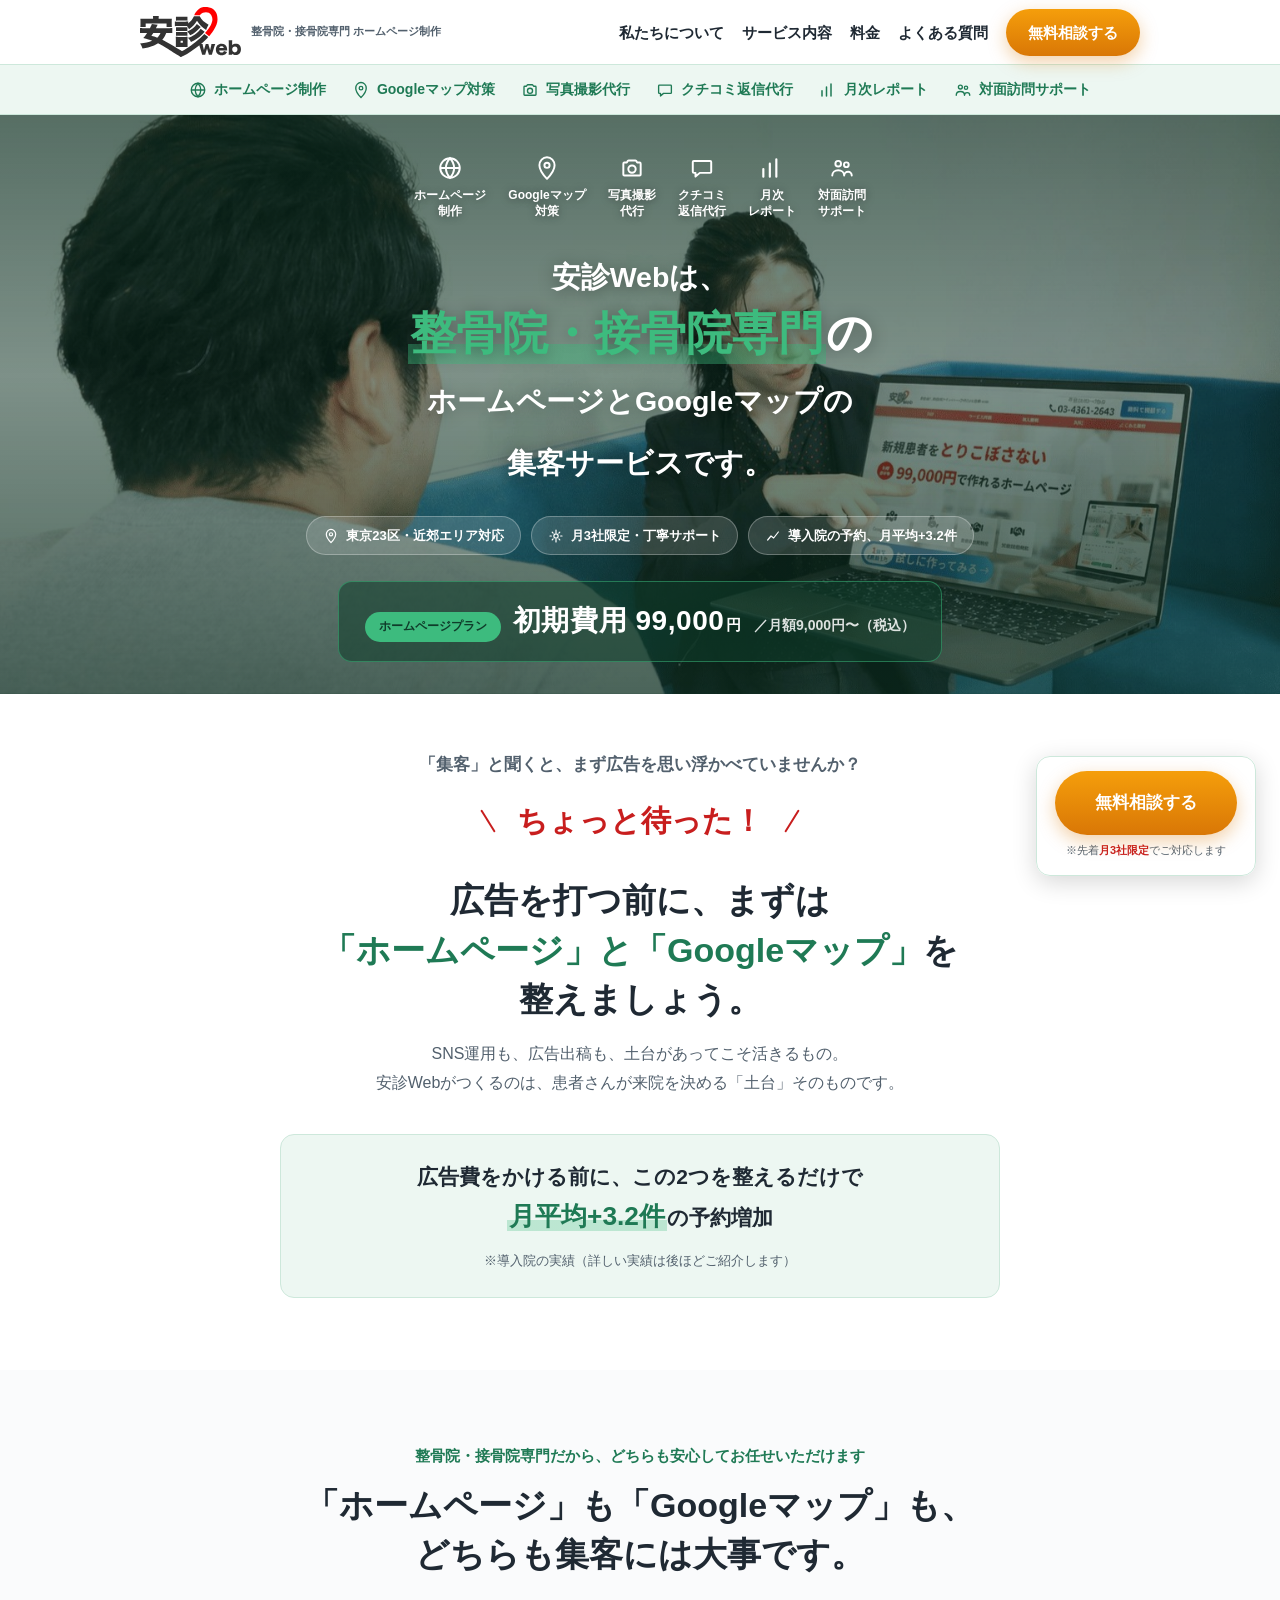
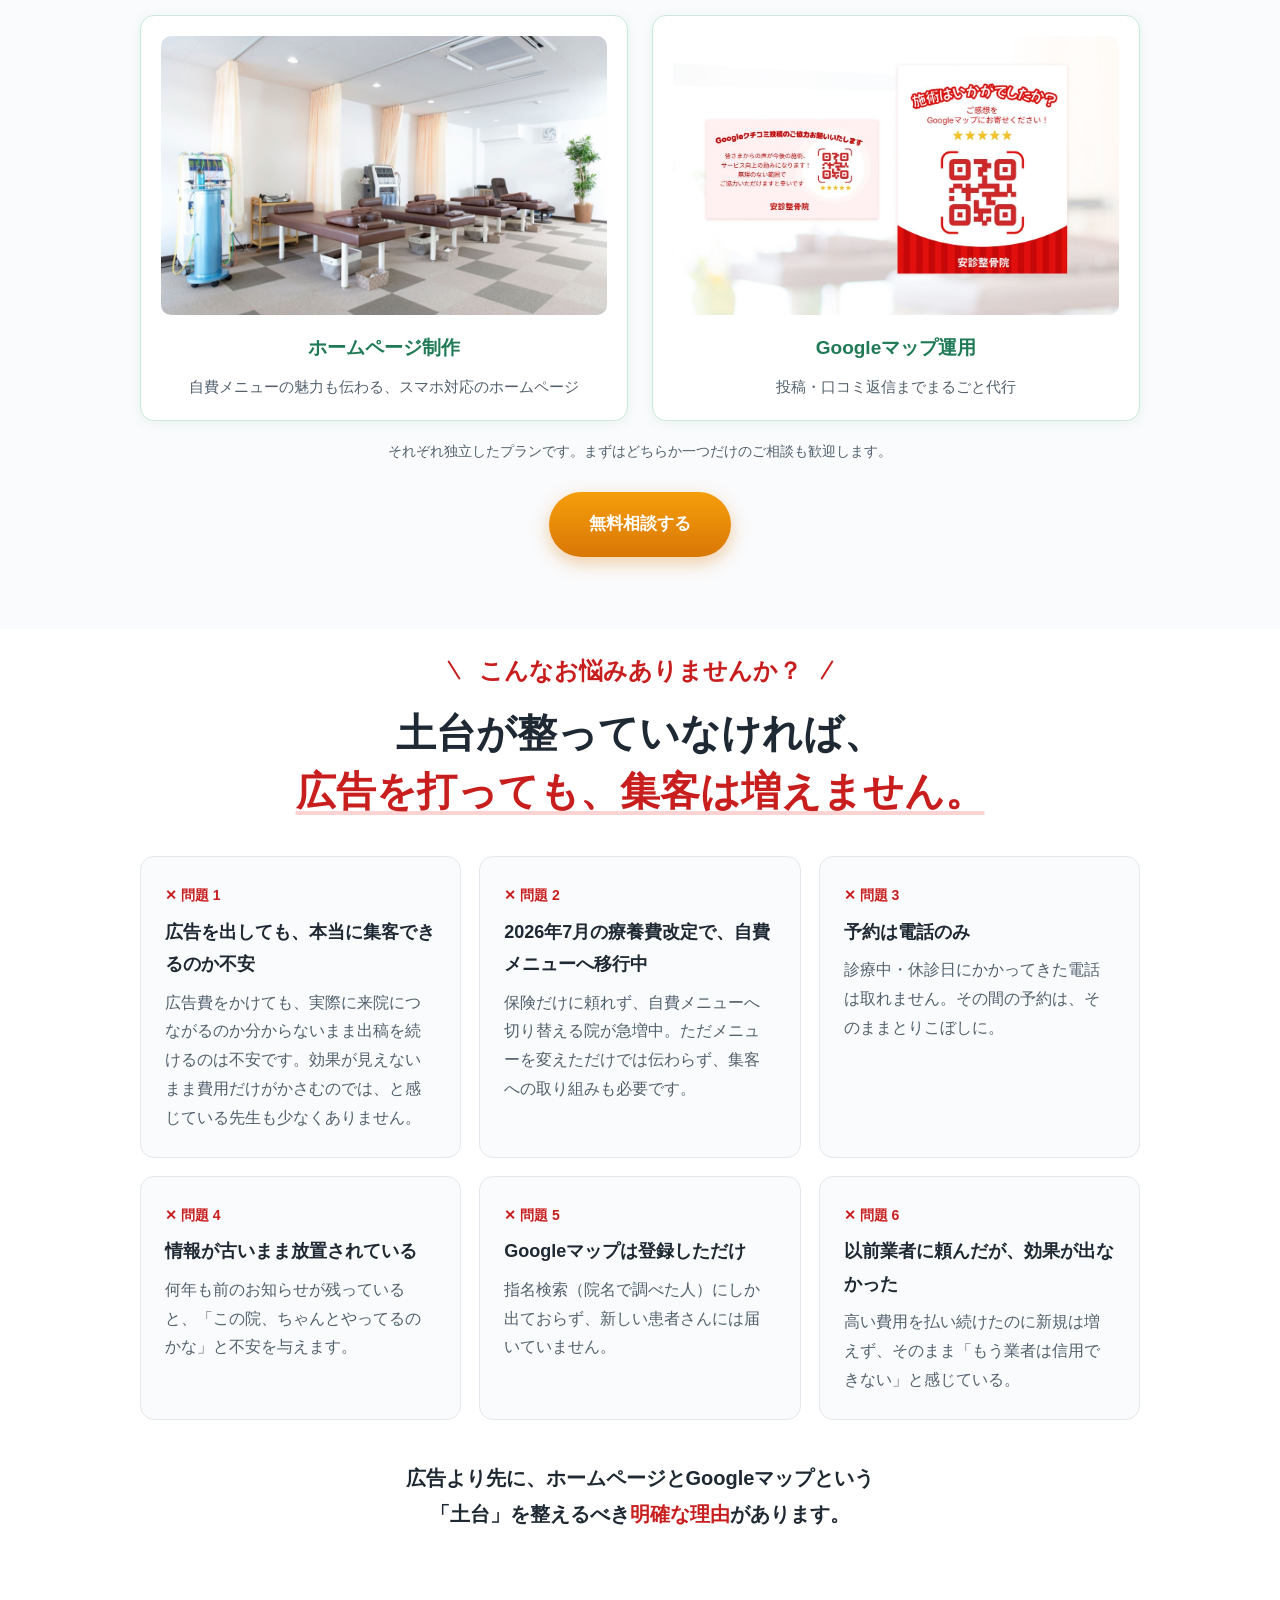
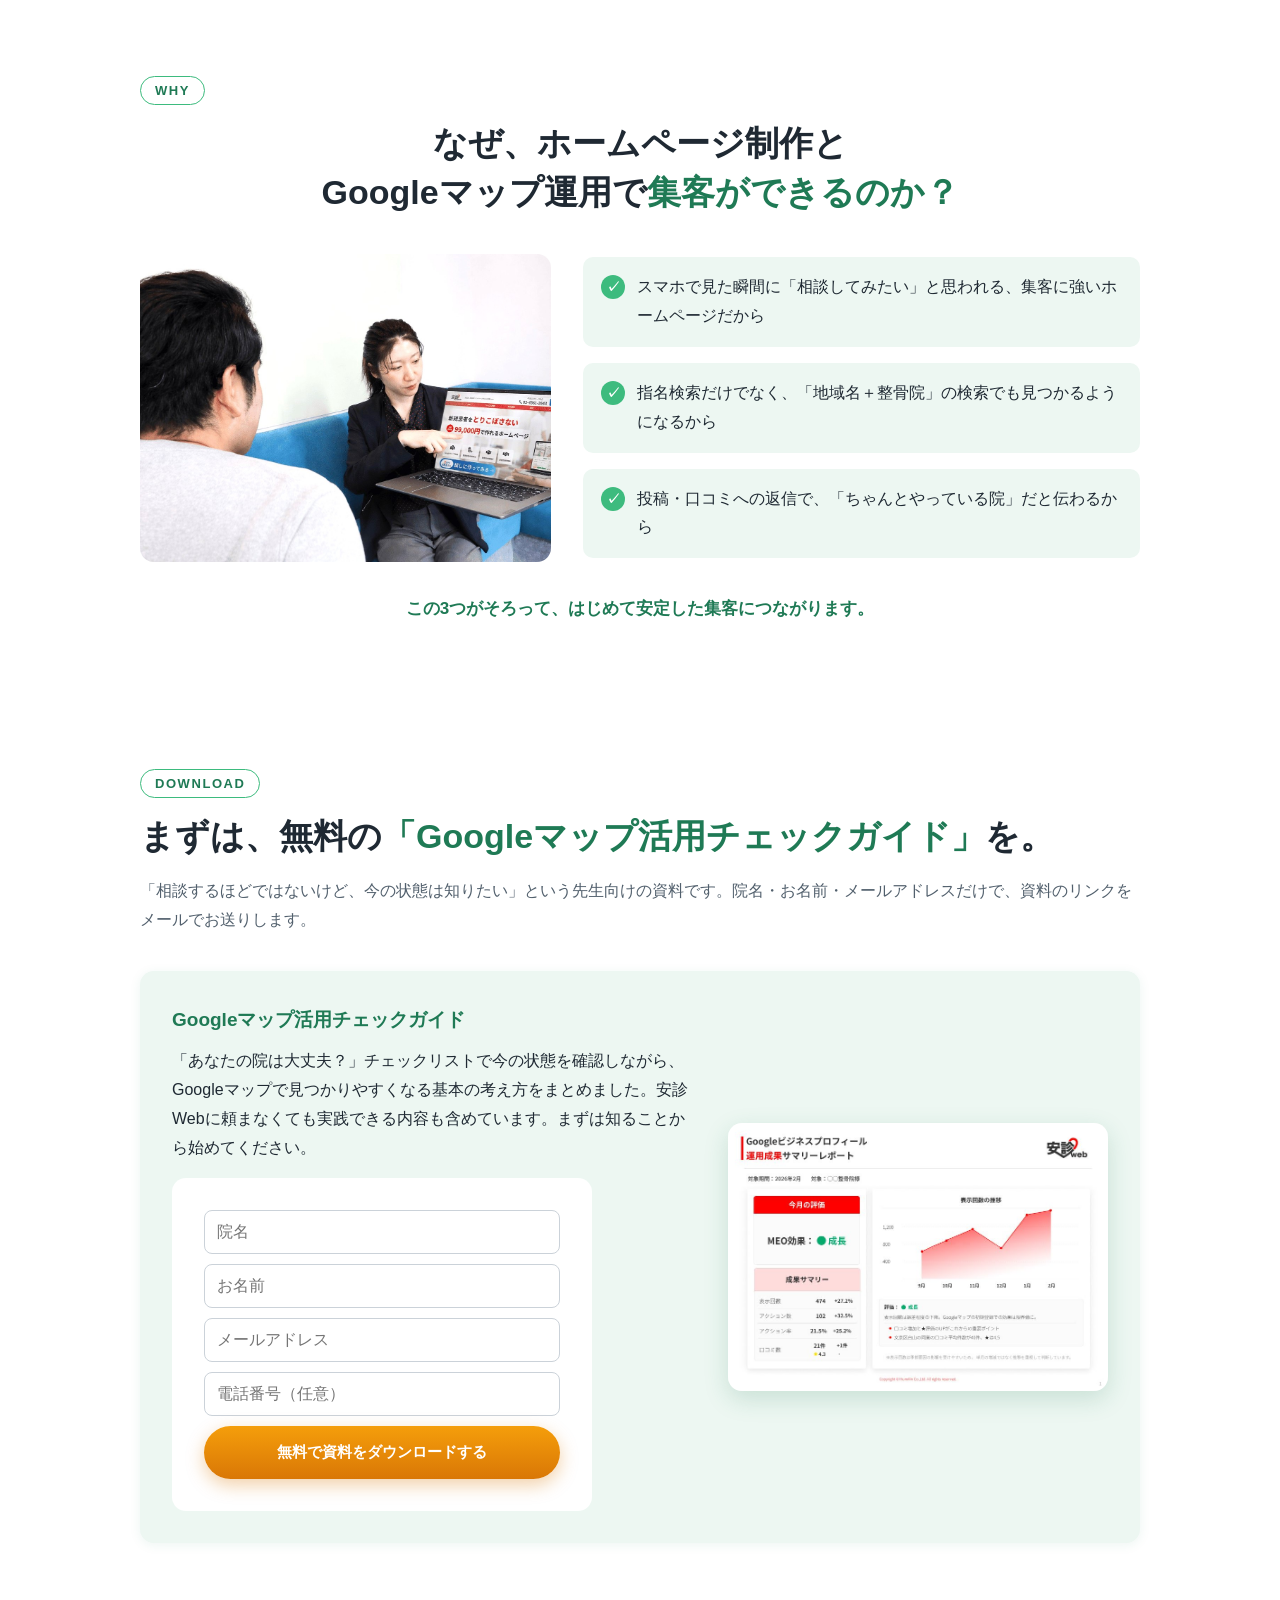
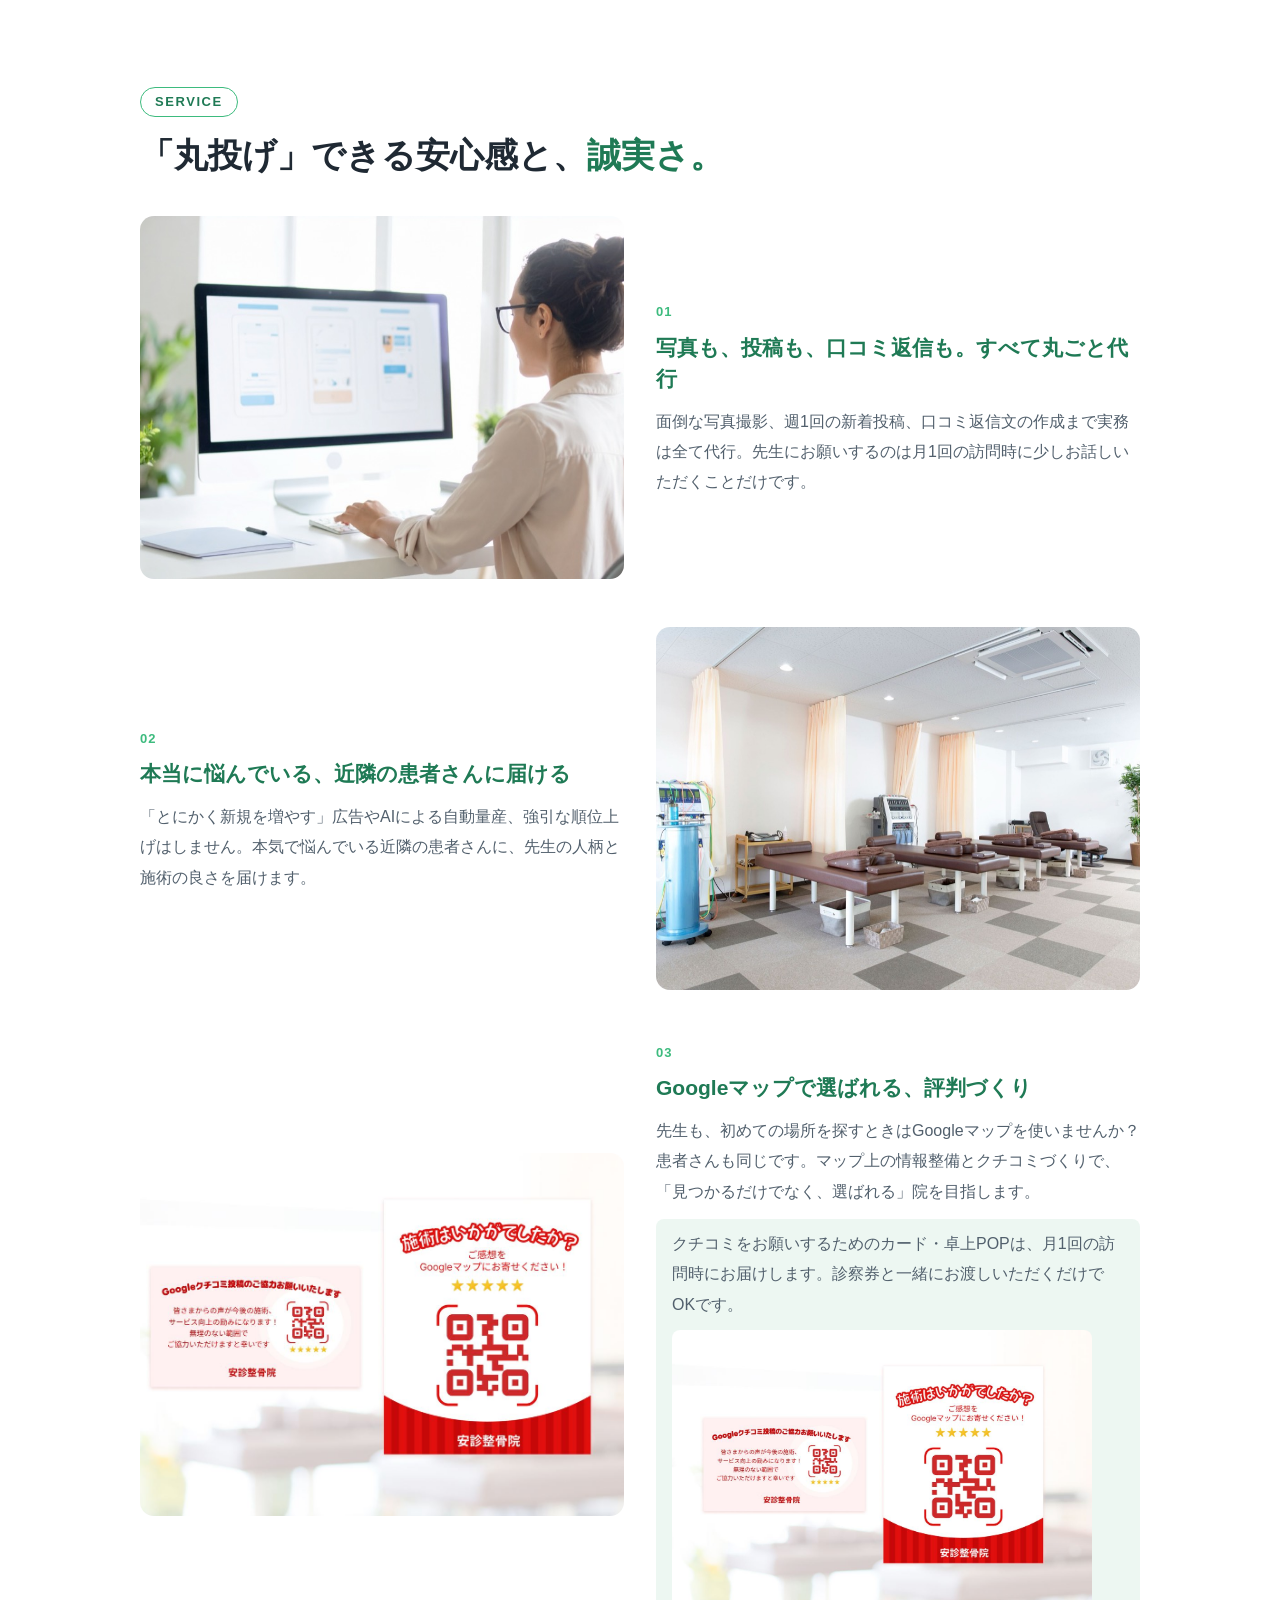
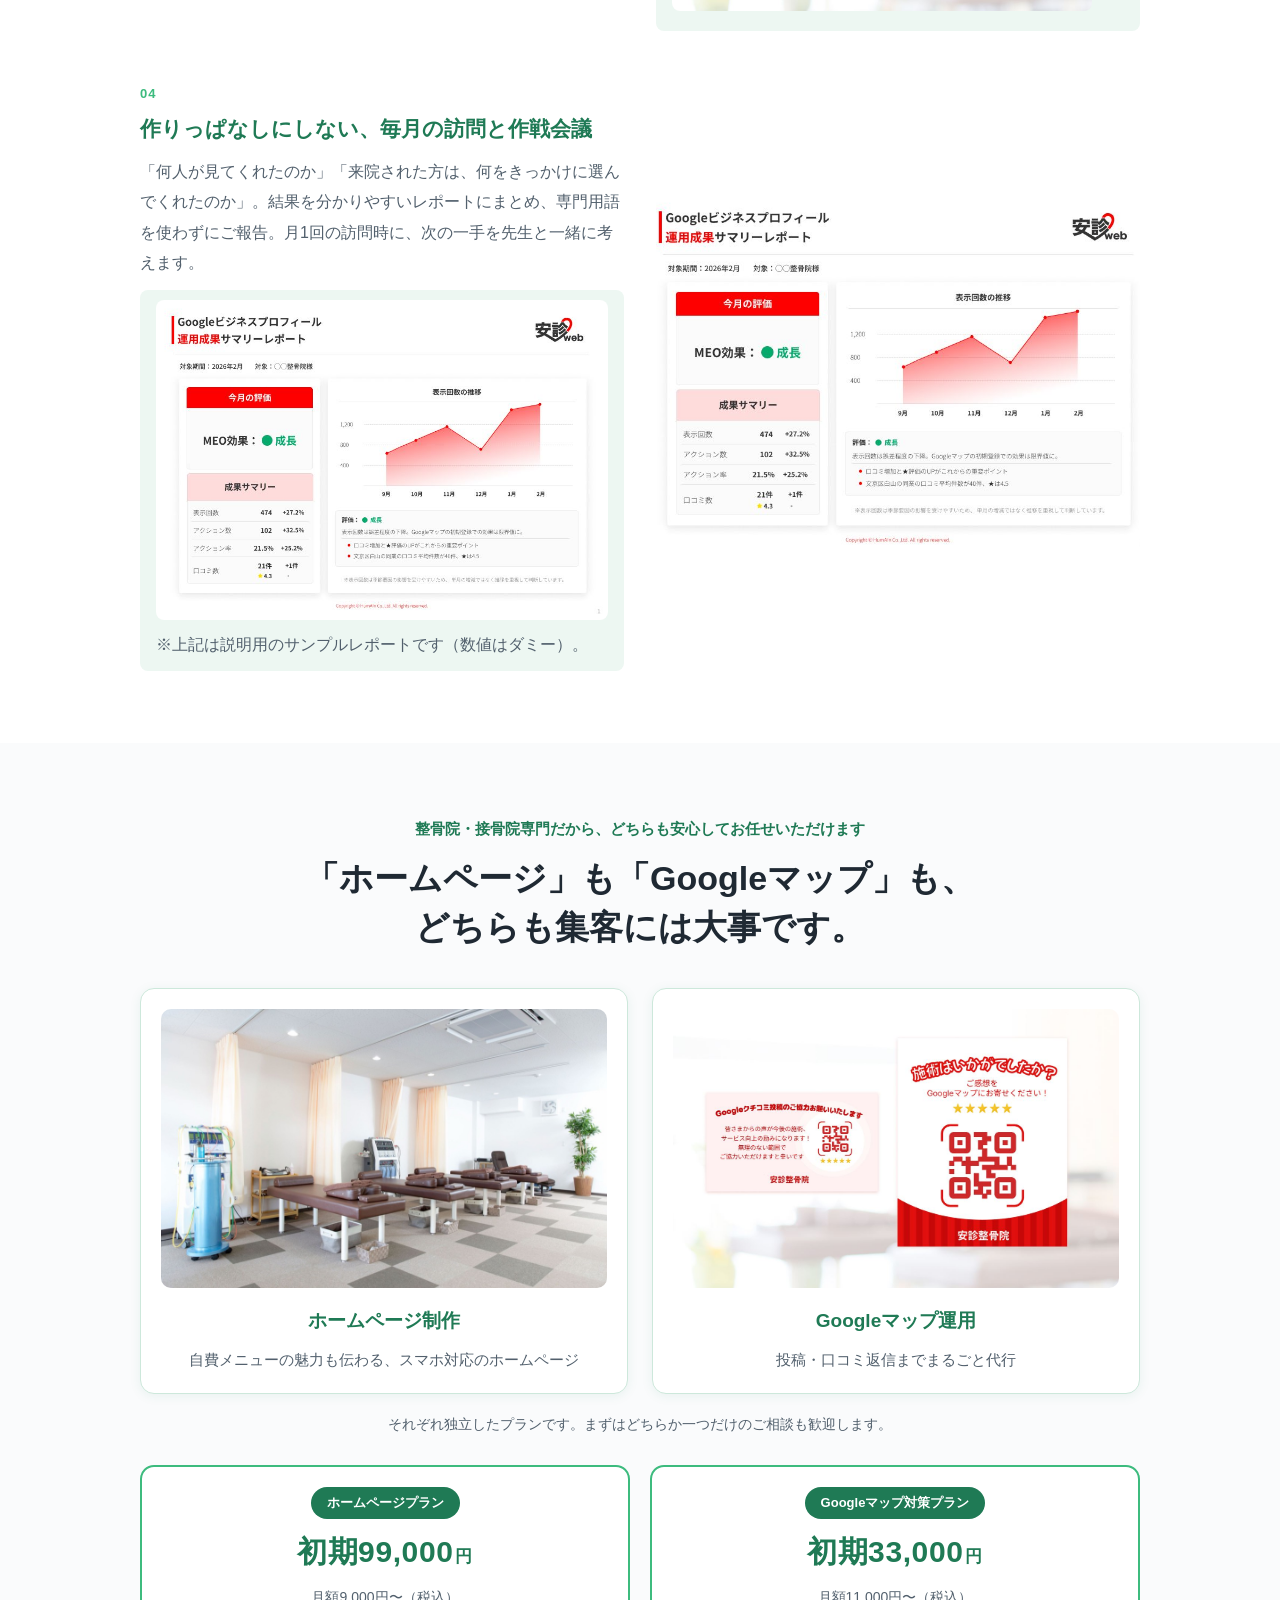
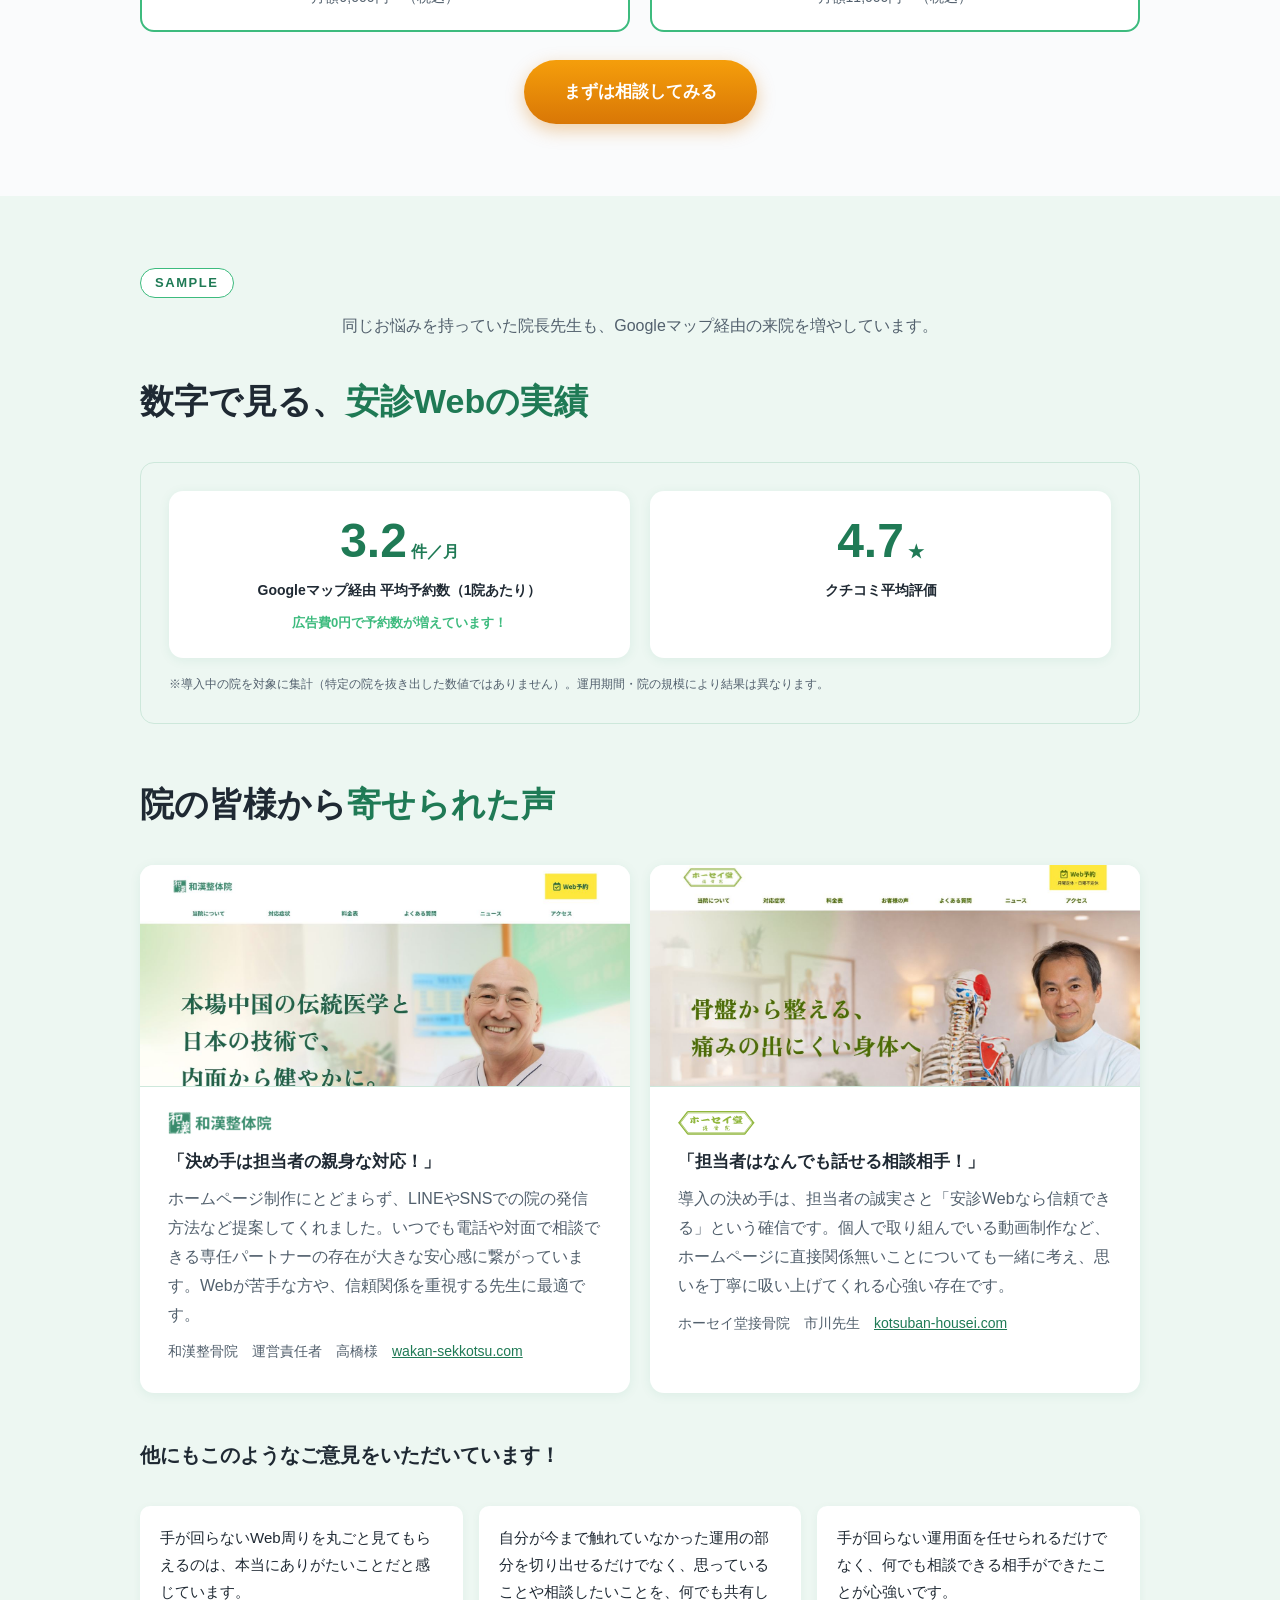
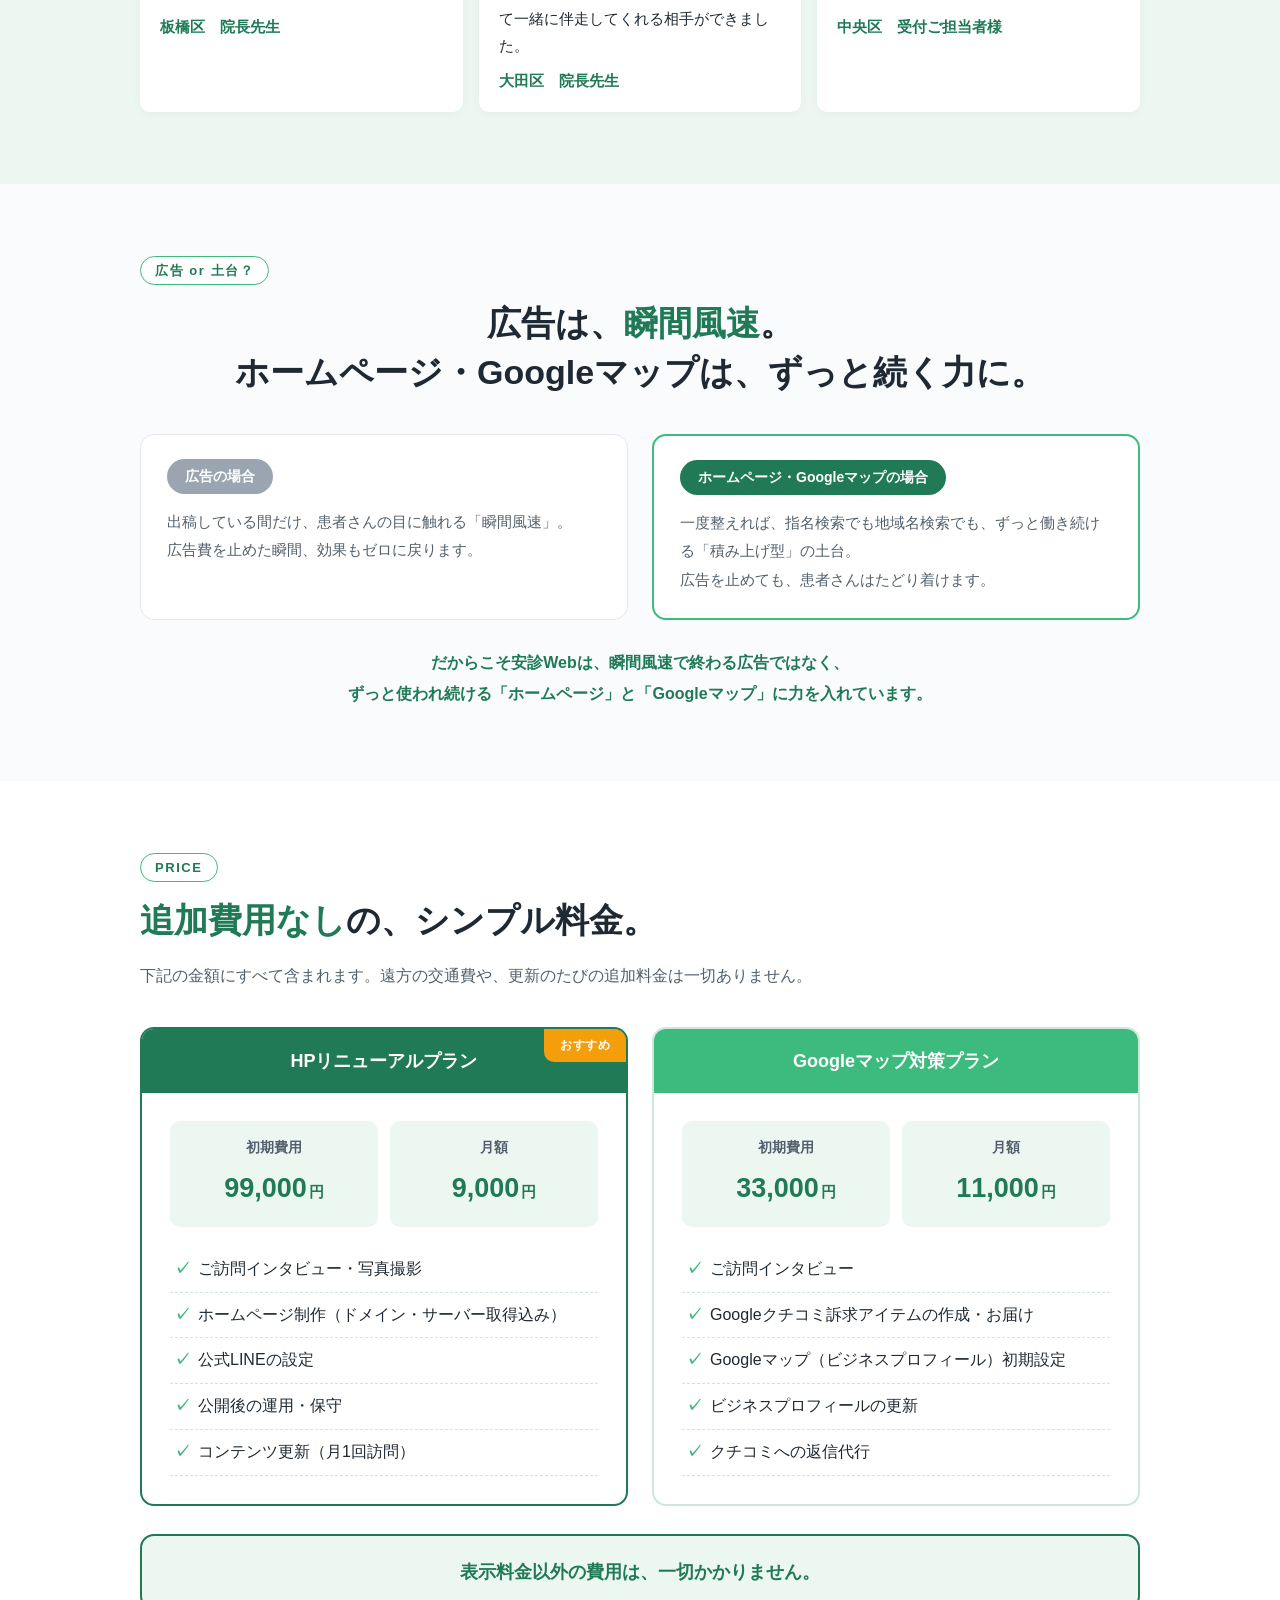
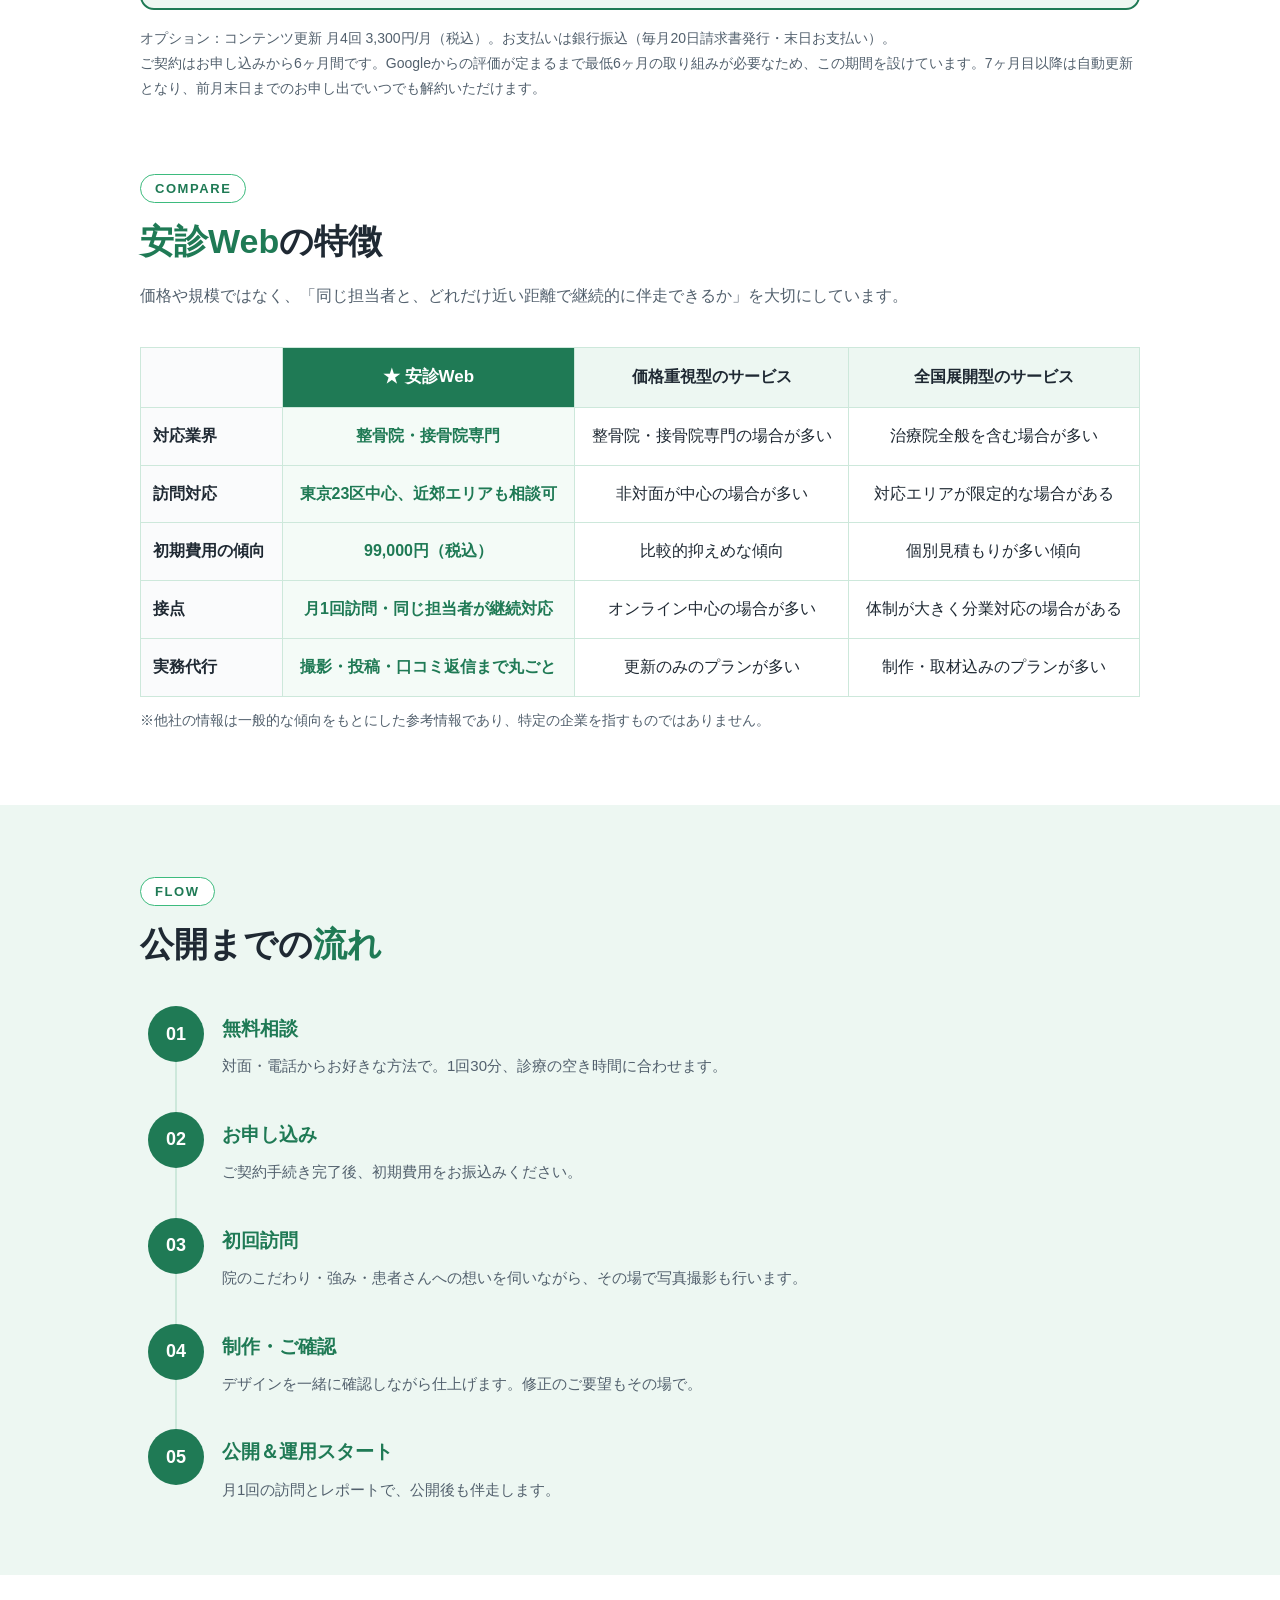
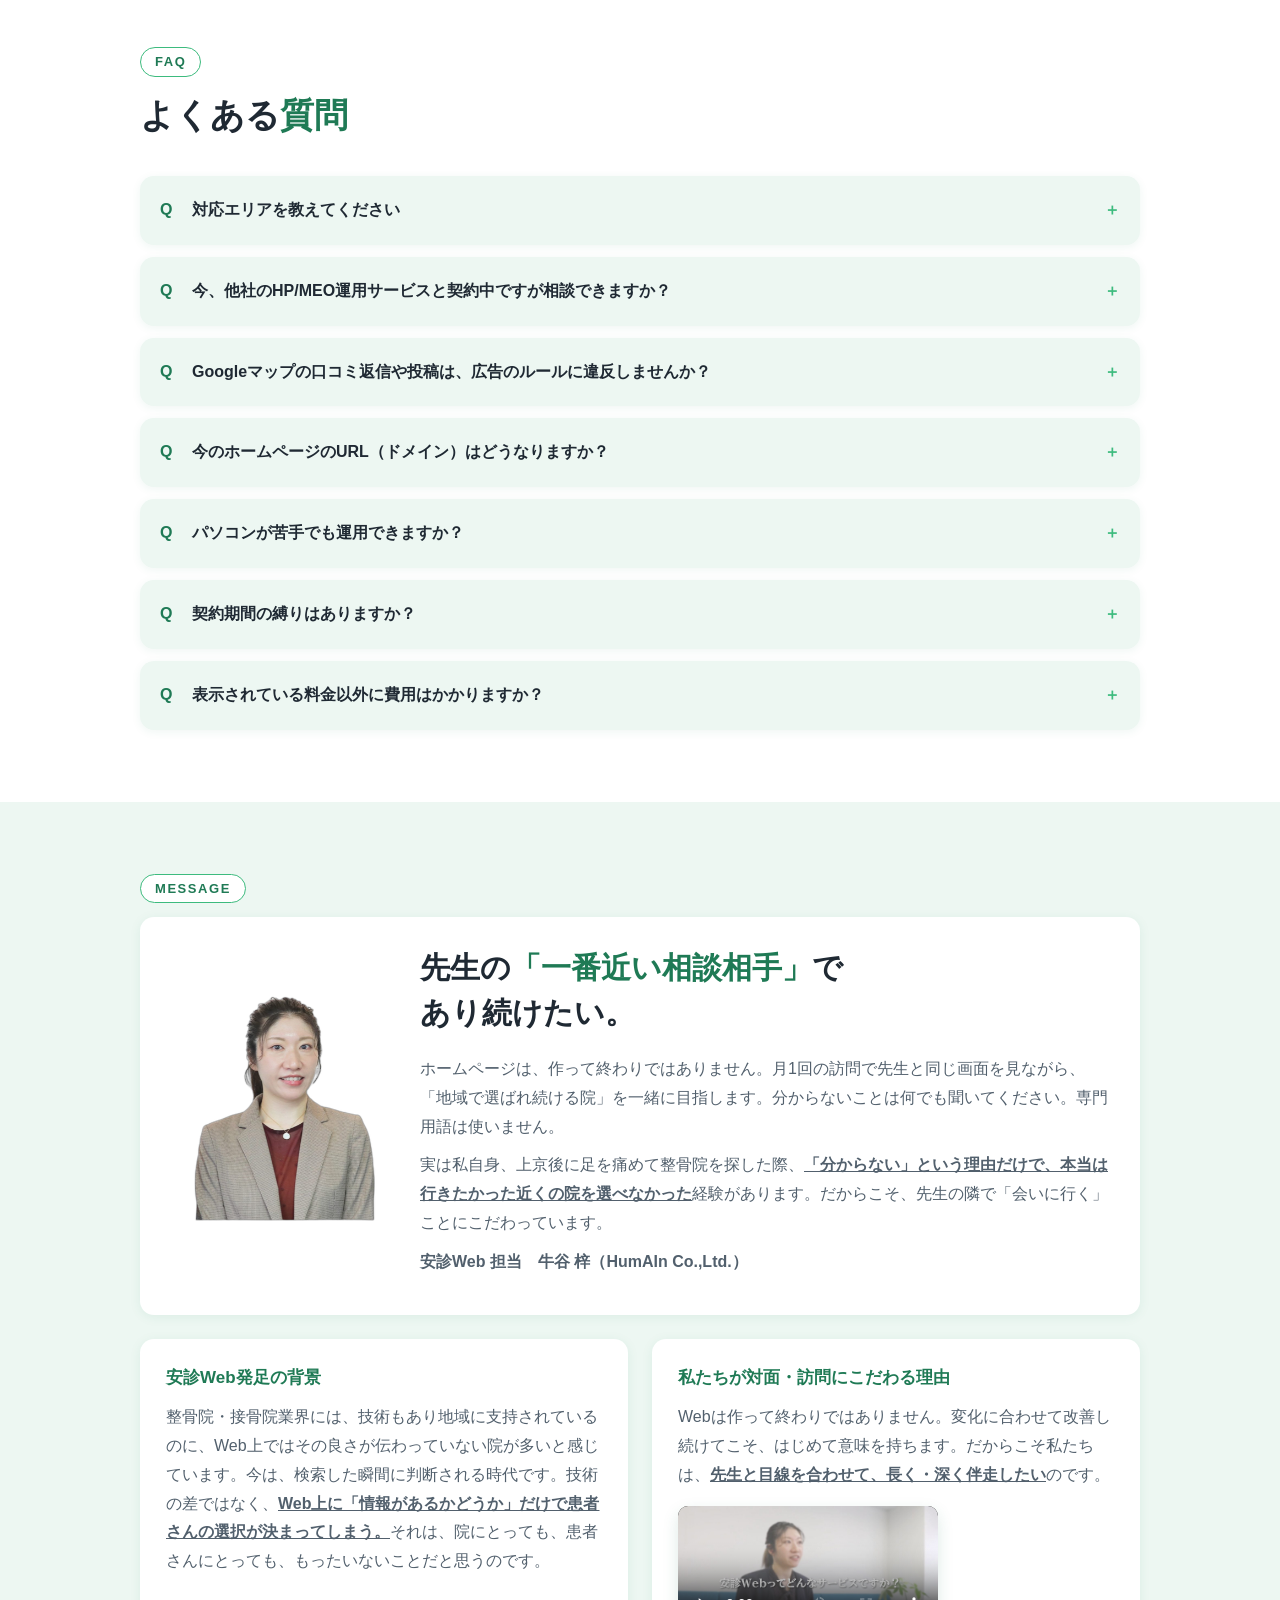
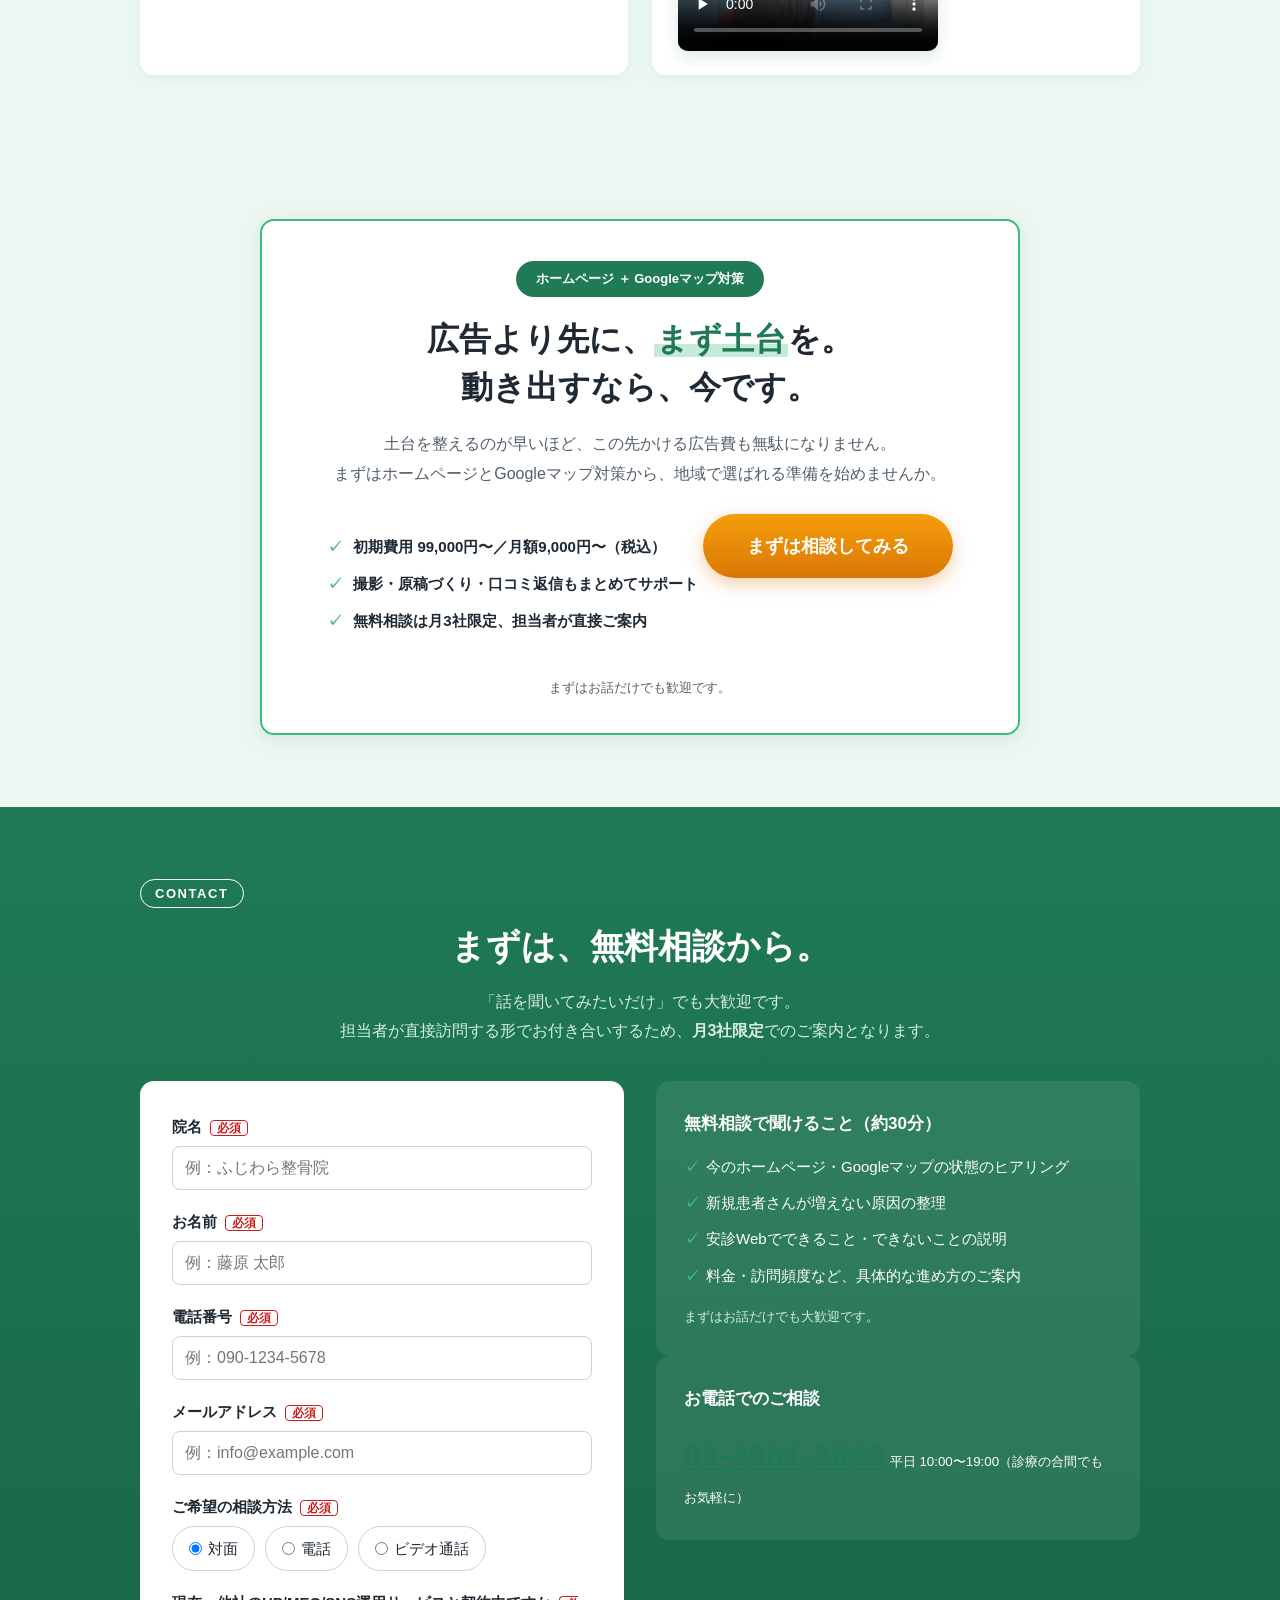
<file: index.html>
<!DOCTYPE html>
<html lang="ja">
<head>
<meta charset="UTF-8">
<meta name="viewport" content="width=device-width, initial-scale=1.0">

<!-- Google tag (gtag.js) -->
<script async src="https://www.googletagmanager.com/gtag/js?id=AW-18391011182"></script>
<script>
  window.dataLayer = window.dataLayer || [];
  function gtag(){dataLayer.push(arguments);}
  gtag('js', new Date());

  gtag('config', 'AW-18391011182');
</script>

<title>安診Web｜整骨院・接骨院専門のホームページ制作＋Googleマップ集客対策</title>
<meta name="description" content="整骨院・接骨院専門のホームページ制作。2026年7月の療養費改定をきっかけに、自費メニュー対応とその先の集客まで担当者が直接サポートします。初期費用99,000円〜、東京23区・近郊エリア対応、月3社限定。">
<meta name="robots" content="index,follow">
<meta name="format-detection" content="telephone=no">
<link rel="canonical" href="https://goalistdeveloper.github.io/anshin-web-zenkoku/">

<!-- OGP（FVのコピー・写真を使った専用カード。1200x630） -->
<meta property="og:site_name" content="安診Web｜整骨院・接骨院専門のホームページ制作">
<meta property="og:title" content="安診Web｜整骨院・接骨院専門のホームページ制作＋Googleマップ集客対策">
<meta property="og:description" content="2026年7月の療養費改定をきっかけに、自費メニュー対応とその先の集客まで担当者が直接サポート。初期99,000円〜、東京23区・近郊エリア対応、月3社限定。">
<meta property="og:type" content="website">
<meta property="og:url" content="https://goalistdeveloper.github.io/anshin-web-zenkoku/">
<meta property="og:image" content="https://goalistdeveloper.github.io/anshin-web-zenkoku/assets/img/og-fv-card.jpg">
<meta property="og:image:width" content="1200">
<meta property="og:image:height" content="630">
<meta property="og:image:alt" content="安診Web｜整骨院・接骨院専門のホームページ制作＋Googleマップ集客対策">
<meta property="og:locale" content="ja_JP">
<meta name="twitter:card" content="summary_large_image">
<meta name="twitter:title" content="安診Web｜整骨院・接骨院専門のホームページ制作＋Googleマップ集客対策">
<meta name="twitter:description" content="2026年7月の療養費改定をきっかけに、自費メニュー対応とその先の集客まで担当者が直接サポート。初期99,000円〜、東京23区・近郊エリア対応、月3社限定。">
<meta name="twitter:image" content="https://goalistdeveloper.github.io/anshin-web-zenkoku/assets/img/og-fv-card.jpg">
<meta name="twitter:image:alt" content="安診Web｜整骨院・接骨院専門のホームページ制作＋Googleマップ集客対策">

<!-- favicon（現行anshin-hp.comのファビコンを流用） -->
<link rel="icon" type="image/png" href="assets/img/favicon-anshin-web-mark.png">
<link rel="apple-touch-icon" href="assets/img/favicon-anshin-web-mark.png">

<!-- ============================================================
     LPモック v3（docs/lp-plan.md 対面圏版 準拠／2026-07-17 大幅ブラッシュアップ）
     ・画像／動画／ロゴは現行anshin-hp.comの実アセットを流用（assets/img/）
     ・担当者写真は本人提供（牛谷梓さん）、白背景合成済み
     ・コピーは仮案。未決事項は [仮] マーク付きで暫定値を入れている
     ・SEO/AIO: OGP・favicon・JSON-LD（ProfessionalService/FAQPage/VideoObject）を実装
============================================================ -->

<!-- 構造化データ：AIO（生成AIの回答エンジン）・リッチリザルト対策 -->
<script type="application/ld+json">
{
  "@context": "https://schema.org",
  "@type": "ProfessionalService",
  "@id": "https://goalistdeveloper.github.io/anshin-web-zenkoku/#business",
  "name": "安診Web",
  "description": "整骨院・接骨院専門のホームページ制作。撮影・更新・Googleマップ対策まで、月1回の訪問で丸ごと代行します。",
  "areaServed": {
    "@type": "State",
    "name": "東京都",
    "description": "東京23区を中心に訪問対応。埼玉県・神奈川県・千葉県など近郊エリアもご相談に応じて訪問可能です。"
  },
  "priceRange": "¥33,000〜¥99,000",
  "telephone": "+81-3-4361-2643",
  "email": "anshin.web.meo@gmail.com",
  "image": "https://goalistdeveloper.github.io/anshin-web-zenkoku/assets/img/og-fv-card.jpg",
  "logo": "https://goalistdeveloper.github.io/anshin-web-zenkoku/assets/img/logo.svg",
  "url": "https://goalistdeveloper.github.io/anshin-web-zenkoku/",
  "parentOrganization": {
    "@type": "Organization",
    "name": "HumAIn Co.,Ltd.",
    "url": "https://humain.co.jp/company"
  },
  "sameAs": [
    "https://page.line.me/553svzvc",
    "https://humain.co.jp/company"
  ],
  "openingHoursSpecification": [
    {
      "@type": "OpeningHoursSpecification",
      "dayOfWeek": ["Monday", "Tuesday", "Wednesday", "Thursday", "Friday"],
      "opens": "10:00",
      "closes": "19:00"
    }
  ],
  "contactPoint": [
    {
      "@type": "ContactPoint",
      "contactType": "sales",
      "telephone": "+81-3-4361-2643",
      "email": "anshin.web.meo@gmail.com",
      "availableLanguage": "ja",
      "areaServed": "JP"
    }
  ],
  "makesOffer": [
    {
      "@type": "Offer",
      "name": "HPリニューアルプラン",
      "description": "ご訪問インタビュー・写真撮影、ホームページ制作（ドメイン・サーバー取得込み）、公式LINEの設定、公開後の運用・保守、コンテンツ更新（月1回訪問）。",
      "url": "https://goalistdeveloper.github.io/anshin-web-zenkoku/#price",
      "availability": "https://schema.org/InStock",
      "priceCurrency": "JPY",
      "priceSpecification": [
        {
          "@type": "UnitPriceSpecification",
          "name": "初期費用",
          "price": "99000",
          "priceCurrency": "JPY"
        },
        {
          "@type": "UnitPriceSpecification",
          "name": "月額",
          "price": "9000",
          "priceCurrency": "JPY",
          "referenceQuantity": {
            "@type": "QuantitativeValue",
            "value": "1",
            "unitCode": "MON"
          }
        }
      ]
    },
    {
      "@type": "Offer",
      "name": "Googleマップ対策プラン",
      "description": "ご訪問インタビュー、Googleクチコミ訴求アイテムの作成・お届け、Googleマップ（ビジネスプロフィール）初期設定・更新、クチコミへの返信代行。",
      "url": "https://goalistdeveloper.github.io/anshin-web-zenkoku/#price",
      "availability": "https://schema.org/InStock",
      "priceCurrency": "JPY",
      "priceSpecification": [
        {
          "@type": "UnitPriceSpecification",
          "name": "初期費用",
          "price": "33000",
          "priceCurrency": "JPY"
        },
        {
          "@type": "UnitPriceSpecification",
          "name": "月額",
          "price": "11000",
          "priceCurrency": "JPY",
          "referenceQuantity": {
            "@type": "QuantitativeValue",
            "value": "1",
            "unitCode": "MON"
          }
        }
      ]
    }
  ]
}
</script>
<script type="application/ld+json">
{
  "@context": "https://schema.org",
  "@type": "WebSite",
  "@id": "https://goalistdeveloper.github.io/anshin-web-zenkoku/#website",
  "name": "安診Web",
  "url": "https://goalistdeveloper.github.io/anshin-web-zenkoku/",
  "inLanguage": "ja",
  "publisher": { "@id": "https://goalistdeveloper.github.io/anshin-web-zenkoku/#business" }
}
</script>
<script type="application/ld+json">
{
  "@context": "https://schema.org",
  "@type": "FAQPage",
  "mainEntity": [
    {
      "@type": "Question",
      "name": "対応エリアを教えてください",
      "acceptedAnswer": { "@type": "Answer", "text": "東京23区を中心に、どこへでも直接お伺いします。埼玉・神奈川・千葉など近郊エリアの先生も対応できる場合が多いので、まずはお気軽にご相談ください。" }
    },
    {
      "@type": "Question",
      "name": "今、他社のHP/MEO運用サービスと契約中ですが相談できますか？",
      "acceptedAnswer": { "@type": "Answer", "text": "まずはお話だけでも可能です。現在のご契約状況を伺った上で、無理のないご提案をいたします。" }
    },
    {
      "@type": "Question",
      "name": "Googleマップの口コミ返信や投稿は、広告のルールに違反しませんか？",
      "acceptedAnswer": { "@type": "Answer", "text": "厚労省のあはき柔整広告ガイドラインに沿った表現でのみ作成しますので安心です。「〇〇が治りました」のような効果を断定する表現は使用しません。" }
    },
    {
      "@type": "Question",
      "name": "今のホームページのURL（ドメイン）はどうなりますか？",
      "acceptedAnswer": { "@type": "Answer", "text": "現在のURLをそのまま引き継ぐことも、新しく取得することも可能です。引き継ぎの手続きはすべてこちらで対応します。" }
    },
    {
      "@type": "Question",
      "name": "パソコンが苦手でも運用できますか？",
      "acceptedAnswer": { "@type": "Answer", "text": "公開後の更新はすべてこちらで対応します。先生にお願いするのは、変更したい内容をご連絡いただくことだけです。" }
    },
    {
      "@type": "Question",
      "name": "契約期間の縛りはありますか？",
      "acceptedAnswer": { "@type": "Answer", "text": "お申し込みから6ヶ月間のご契約をお願いしています。Googleからの評価が上がるまでに最低6ヶ月の取り組みが必要なためです。7ヶ月目以降は自動更新となり、前月末日までのお申し出でいつでも解約いただけます。" }
    },
    {
      "@type": "Question",
      "name": "表示されている料金以外に費用はかかりますか？",
      "acceptedAnswer": { "@type": "Answer", "text": "かかりません。サポート内容はすべて月額費用に含まれています。" }
    }
  ]
}
</script>
<script type="application/ld+json">
{
  "@context": "https://schema.org",
  "@type": "VideoObject",
  "name": "安診Webが、先生の「一番近い相談相手」であり続ける理由",
  "description": "安診Web発足の背景と、対面・訪問にこだわる理由についての紹介動画。",
  "thumbnailUrl": "https://goalistdeveloper.github.io/anshin-web-zenkoku/assets/img/staff-message-video-poster.jpg",
  "contentUrl": "https://goalistdeveloper.github.io/anshin-web-zenkoku/assets/img/staff-message-video-taimen-houmon-kodawari.mp4",
  "duration": "PT2M18S",
  "uploadDate": "2026-07-17",
  "publisher": {
    "@type": "Organization",
    "name": "安診Web",
    "logo": {
      "@type": "ImageObject",
      "url": "https://goalistdeveloper.github.io/anshin-web-zenkoku/assets/img/logo.svg"
    }
  }
}
</script>

<!-- スタイルシート（assets/css/ 配下。読み込み順に依存があるため入れ替え注意） -->
<link rel="stylesheet" href="assets/css/variables.css">
<link rel="stylesheet" href="assets/css/base.css">
<link rel="stylesheet" href="assets/css/layout.css">
<link rel="stylesheet" href="assets/css/components.css">
<link rel="stylesheet" href="assets/css/sections.css">
</head>
<body>

<!-- ヘッダー -->
<header>
  <div class="inner header-inner">
    <a class="logo" href="#"><img src="assets/img/logo.svg" alt="安診Web" width="97" height="48"><span>整骨院・接骨院専門 ホームページ制作</span></a>
    <nav class="gnav">
      <a href="#about">私たちについて</a>
      <a href="#service">サービス内容</a>
      <a href="#price">料金</a>
      <a href="#faq">よくある質問</a>
      <a href="tel:0343612643" class="header-tel"><span class="tel-icon">☎</span>03-4361-2643<small>平日10-19時</small></a>
      <a href="#contact" class="btn btn-cta">無料相談する</a>
    </nav>
  </div>
</header>

<div class="trust-strip">
  <div class="inner trust-strip-inner">
    <div class="ts-item"><span class="ts-icon"><svg viewBox="0 0 24 24" fill="none"><circle cx="12" cy="12" r="9" stroke="currentColor" stroke-width="1.8"/><path d="M3 12h18M12 3c2.4 2.6 3.8 5.6 3.8 9s-1.4 6.4-3.8 9c-2.4-2.6-3.8-5.6-3.8-9s1.4-6.4 3.8-9z" stroke="currentColor" stroke-width="1.8"/></svg></span>ホームページ制作</div>
    <div class="ts-item"><span class="ts-icon"><svg viewBox="0 0 24 24" fill="none"><path d="M12 22s7-7.1 7-12.5C19 5.36 15.87 2 12 2S5 5.36 5 9.5C5 14.9 12 22 12 22Z" stroke="currentColor" stroke-width="1.8" stroke-linejoin="round"/><circle cx="12" cy="9.5" r="2.4" stroke="currentColor" stroke-width="1.8"/></svg></span>Googleマップ対策</div>
    <div class="ts-item"><span class="ts-icon"><svg viewBox="0 0 24 24" fill="none"><path d="M4 8a1 1 0 011-1h2.2l1-1.6a1 1 0 01.86-.4h5.9a1 1 0 01.85.4L16.8 7H19a1 1 0 011 1v10a1 1 0 01-1 1H5a1 1 0 01-1-1V8z" stroke="currentColor" stroke-width="1.8" stroke-linejoin="round"/><circle cx="12" cy="13" r="3.4" stroke="currentColor" stroke-width="1.8"/></svg></span>写真撮影代行</div>
    <div class="ts-item"><span class="ts-icon"><svg viewBox="0 0 24 24" fill="none"><path d="M4.5 5.5h15a1 1 0 011 1v9a1 1 0 01-1 1H10l-4 3.4v-3.4H4.5a1 1 0 01-1-1v-9a1 1 0 011-1z" stroke="currentColor" stroke-width="1.8" stroke-linejoin="round"/></svg></span>クチコミ返信代行</div>
    <div class="ts-item"><span class="ts-icon"><svg viewBox="0 0 24 24" fill="none"><path d="M4 20V13M10 20V8M16 20V4" stroke="currentColor" stroke-width="2" stroke-linecap="round"/></svg></span>月次レポート</div>
    <div class="ts-item"><span class="ts-icon"><svg viewBox="0 0 24 24" fill="none"><circle cx="8.5" cy="8" r="2.6" stroke="currentColor" stroke-width="1.8"/><circle cx="16" cy="9" r="2.2" stroke="currentColor" stroke-width="1.8"/><path d="M3 19c0-3 2.5-5 5.5-5s5.5 2 5.5 5M14 19c0-2 1.6-3.6 3.6-3.6s3.4 1.6 3.4 3.6" stroke="currentColor" stroke-width="1.8" stroke-linecap="round"/></svg></span>対面訪問サポート</div>
  </div>
</div>

<!-- S1 ファーストビュー -->
<div class="hero">
  <img class="hero-bg-video" src="assets/img/seikotsuin-fv-consultation-photo-v4.jpg" alt="安診Web担当者が院長にホームページ案をご案内している様子" width="1537" height="875" fetchpriority="high">
  <div class="hero-bg-overlay"></div>
  <div class="hero-services">
    <div class="hero-service-item"><span class="hs-icon"><svg viewBox="0 0 24 24" fill="none"><circle cx="12" cy="12" r="9" stroke="currentColor" stroke-width="1.8"/><path d="M3 12h18M12 3c2.4 2.6 3.8 5.6 3.8 9s-1.4 6.4-3.8 9c-2.4-2.6-3.8-5.6-3.8-9s1.4-6.4 3.8-9z" stroke="currentColor" stroke-width="1.8"/></svg></span><span class="hs-label">ホームページ<br>制作</span></div>
    <div class="hero-service-item"><span class="hs-icon"><svg viewBox="0 0 24 24" fill="none"><path d="M12 22s7-7.1 7-12.5C19 5.36 15.87 2 12 2S5 5.36 5 9.5C5 14.9 12 22 12 22Z" stroke="currentColor" stroke-width="1.8" stroke-linejoin="round"/><circle cx="12" cy="9.5" r="2.4" stroke="currentColor" stroke-width="1.8"/></svg></span><span class="hs-label">Googleマップ<br>対策</span></div>
    <div class="hero-service-item"><span class="hs-icon"><svg viewBox="0 0 24 24" fill="none"><path d="M4 8a1 1 0 011-1h2.2l1-1.6a1 1 0 01.86-.4h5.9a1 1 0 01.85.4L16.8 7H19a1 1 0 011 1v10a1 1 0 01-1 1H5a1 1 0 01-1-1V8z" stroke="currentColor" stroke-width="1.8" stroke-linejoin="round"/><circle cx="12" cy="13" r="3.4" stroke="currentColor" stroke-width="1.8"/></svg></span><span class="hs-label">写真撮影<br>代行</span></div>
    <div class="hero-service-item"><span class="hs-icon"><svg viewBox="0 0 24 24" fill="none"><path d="M4.5 5.5h15a1 1 0 011 1v9a1 1 0 01-1 1H10l-4 3.4v-3.4H4.5a1 1 0 01-1-1v-9a1 1 0 011-1z" stroke="currentColor" stroke-width="1.8" stroke-linejoin="round"/></svg></span><span class="hs-label">クチコミ<br>返信代行</span></div>
    <div class="hero-service-item"><span class="hs-icon"><svg viewBox="0 0 24 24" fill="none"><path d="M4 20V13M10 20V8M16 20V4" stroke="currentColor" stroke-width="2" stroke-linecap="round"/></svg></span><span class="hs-label">月次<br>レポート</span></div>
    <div class="hero-service-item"><span class="hs-icon"><svg viewBox="0 0 24 24" fill="none"><circle cx="8.5" cy="8" r="2.6" stroke="currentColor" stroke-width="1.8"/><circle cx="16" cy="9" r="2.2" stroke="currentColor" stroke-width="1.8"/><path d="M3 19c0-3 2.5-5 5.5-5s5.5 2 5.5 5M14 19c0-2 1.6-3.6 3.6-3.6s3.4 1.6 3.4 3.6" stroke="currentColor" stroke-width="1.8" stroke-linecap="round"/></svg></span><span class="hs-label">対面訪問<br>サポート</span></div>
  </div>
  <div class="inner hero-grid">
    <h1><span class="h1-sm" style="white-space:nowrap;">安診Webは、</span><br><span class="h1-lg em-underline" style="white-space:nowrap;">整骨院・接骨院専門</span>の<br><span class="h1-sm">ホームページとGoogleマップの<br>集客サービスです。</span></h1>
    <div class="hero-badges" style="margin-top:28px;">
      <div class="hero-badge">
        <span class="hero-badge-icon">
          <svg viewBox="0 0 24 24" fill="none" xmlns="http://www.w3.org/2000/svg"><path d="M12 22s7-7.1 7-12.5C19 5.36 15.87 2 12 2S5 5.36 5 9.5C5 14.9 12 22 12 22Z" stroke="#fff" stroke-width="1.8" stroke-linejoin="round"/><circle cx="12" cy="9.5" r="2.4" stroke="#fff" stroke-width="1.8"/></svg>
        </span>
        <span class="hero-badge-label">東京23区・近郊エリア対応</span>
      </div>
      <div class="hero-badge">
        <span class="hero-badge-icon">
          <svg viewBox="0 0 24 24" fill="none" xmlns="http://www.w3.org/2000/svg"><path d="M12 3v4M12 17v4M5 12H3M21 12h-2M6.3 6.3l1.4 1.4M16.3 16.3l1.4 1.4M17.7 6.3l-1.4 1.4M7.7 16.3l-1.4 1.4" stroke="#fff" stroke-width="1.8" stroke-linecap="round"/><circle cx="12" cy="12" r="3.2" stroke="#fff" stroke-width="1.8"/></svg>
        </span>
        <span>月3社限定・丁寧サポート</span>
      </div>
      <div class="hero-badge">
        <span class="hero-badge-icon">
          <svg viewBox="0 0 24 24" fill="none" xmlns="http://www.w3.org/2000/svg"><path d="M4 18l5-6 4 3 7-9" stroke="#fff" stroke-width="1.8" stroke-linecap="round" stroke-linejoin="round"/></svg>
        </span>
        <span>導入院の予約、月平均+3.2件</span>
      </div>
    </div>
    <div class="hero-price-reveal">
      <span class="hero-price-reveal-tag">ホームページプラン</span>
      <span class="hero-price-reveal-num">初期費用 99,000<small>円</small></span>
      <span class="hero-price-reveal-sub">／月額9,000円〜（税込）</span>
    </div>
  </div>
</div>

<!-- 右下固定CTA（デスクトップ） -->
<div class="floating-cta">
  <a href="#contact" class="btn btn-cta">無料相談する</a>
  <p class="floating-cta-note">※先着<strong>月3社限定</strong>でご対応します</p>
</div>

<!-- S1.6 広告の前に、まず土台を -->
<section class="sec-foundation">
  <p class="foundation-preface center">「集客」と聞くと、まず広告を思い浮かべていませんか？</p>
  <div class="foundation-slash-wrap">
    <p class="foundation-slash">ちょっと待った！</p>
  </div>
  <div class="inner">
    <h2 class="center">広告を打つ前に、まずは<br><span class="em">「ホームページ」と「Googleマップ」</span>を<br>整えましょう。</h2>
    <p class="lead center">SNS運用も、広告出稿も、土台があってこそ活きるもの。<br>安診Webがつくるのは、患者さんが来院を決める「土台」そのものです。</p>
    <div class="foundation-stat">
      <p class="foundation-stat-num">広告費をかける前に、この2つを整えるだけで<br><span class="em-hl">月平均+3.2件</span>の予約増加</p>
      <p class="foundation-stat-note">※導入院の実績（詳しい実績は後ほどご紹介します）</p>
    </div>
  </div>
</section>

<!-- S1.5 プラン紹介（A×B＋価格リビール） -->
<section class="sec-plan">
  <div class="inner">
    <p class="plan-eyebrow center">整骨院・接骨院専門だから、どちらも安心してお任せいただけます</p>
    <h2 class="center">「ホームページ」も「Googleマップ」も、<br>どちらも集客には大事です。</h2>
    <div class="plan-combo">
      <div class="plan-combo-box">
        <div class="plan-combo-photo"><img loading="lazy" src="assets/img/seikotsuin-shisetsu-naibu-shashin.jpg" alt="整骨院の院内で施術ベッドが並ぶ様子" width="1000" height="666"></div>
        <h3>ホームページ制作</h3>
        <p>自費メニューの魅力も伝わる、スマホ対応のホームページ</p>
      </div>
      <div class="plan-combo-box">
        <div class="plan-combo-photo"><img loading="lazy" src="assets/img/google-review-qr-card-sample.jpg" alt="Googleのクチコミ促進QRカードのサンプル" width="1200" height="801"></div>
        <h3>Googleマップ運用</h3>
        <p>投稿・口コミ返信までまるごと代行</p>
      </div>
    </div>
    <p class="plan-combo-note">それぞれ独立したプランです。まずはどちらか一つだけのご相談も歓迎します。</p>
    <div class="center" style="margin-top:28px;">
      <a href="#contact" class="btn btn-cta">無料相談する</a>
    </div>
  </div>
</section>

<!-- S2 問題提起 -->
<section class="sec-problem" id="problem">
  <div class="inner">
    <div class="alert-bubble">
      <p class="alert-shout">こんなお悩みありませんか？</p>
      <h2 class="problem-heading">土台が整っていなければ、<br><span class="underline">広告を打っても、<span style="white-space:nowrap;">集客は増えません。</span></span></h2>
    </div>
    <div class="problem-grid">
      <div class="problem-card">
        <span class="no">✕ 問題 1</span>
        <h3>広告を出しても、本当に集客できるのか不安</h3>
        <p>広告費をかけても、実際に来院につながるのか分からないまま出稿を続けるのは不安です。効果が見えないまま費用だけがかさむのでは、と感じている先生も少なくありません。</p>
      </div>
      <div class="problem-card">
        <span class="no">✕ 問題 2</span>
        <h3>2026年7月の療養費改定で、自費メニューへ移行中</h3>
        <p>保険だけに頼れず、自費メニューへ切り替える院が急増中。ただメニューを変えただけでは伝わらず、集客への取り組みも必要です。</p>
      </div>
      <div class="problem-card">
        <span class="no">✕ 問題 3</span>
        <h3>予約は電話のみ</h3>
        <p>診療中・休診日にかかってきた電話は取れません。その間の予約は、そのままとりこぼしに。</p>
      </div>
      <div class="problem-card">
        <span class="no">✕ 問題 4</span>
        <h3>情報が古いまま放置されている</h3>
        <p>何年も前のお知らせが残っていると、「この院、ちゃんとやってるのかな」と不安を与えます。</p>
      </div>
      <div class="problem-card">
        <span class="no">✕ 問題 5</span>
        <h3>Googleマップは登録しただけ</h3>
        <p>指名検索（院名で調べた人）にしか出ておらず、新しい患者さんには届いていません。</p>
      </div>
      <div class="problem-card">
        <span class="no">✕ 問題 6</span>
        <h3>以前業者に頼んだが、効果が出なかった</h3>
        <p>高い費用を払い続けたのに新規は増えず、そのまま「もう業者は信用できない」と感じている。</p>
      </div>
    </div>
    <p class="problem-close">広告より先に、ホームページとGoogleマップという<br>「土台」を整えるべき<span class="em problem-em-red">明確な理由</span>があります。</p>
  </div>
</section>

<!-- S2.5 なぜ集客できるのか -->
<section class="sec-why">
  <div class="inner">
    <span class="sec-label">WHY</span>
    <h2 class="center">なぜ、ホームページ制作と<br>Googleマップ運用で<span class="em">集客ができるのか？</span></h2>
    <div class="why-wrap">
      <div class="why-photo"><img loading="lazy" src="assets/img/seikotsuin-fv-consultation-photo-v4.jpg" alt="ホームページで自費メニューを説明している様子" width="1537" height="875"></div>
      <ul class="why-list">
        <li><span class="why-check">✓</span>スマホで見た瞬間に「相談してみたい」と思われる、集客に強いホームページだから</li>
        <li><span class="why-check">✓</span>指名検索だけでなく、「地域名＋整骨院」の検索でも見つかるようになるから</li>
        <li><span class="why-check">✓</span>投稿・口コミへの返信で、「ちゃんとやっている院」だと伝わるから</li>
      </ul>
    </div>
    <p class="why-close">この3つがそろって、はじめて安定した集客につながります。</p>
  </div>
</section>

<!-- S4 資料ダウンロード -->
<section class="sec-online" id="check">
  <div class="inner">
    <span class="sec-label">DOWNLOAD</span>
    <h2>まずは、無料の<span class="em">「Googleマップ活用チェックガイド」</span>を。</h2>
    <p class="lead">「相談するほどではないけど、今の状態は知りたい」という先生向けの資料です。院名・お名前・メールアドレスだけで、資料のリンクをメールでお送りします。</p>
    <div class="online-list">
      <div class="online-item">
        <div class="online-text">
          <h3>Googleマップ活用チェックガイド</h3>
          <p>「あなたの院は大丈夫？」チェックリストで今の状態を確認しながら、Googleマップで見つかりやすくなる基本の考え方をまとめました。安診Webに頼まなくても実践できる内容も含めています。まずは知ることから始めてください。</p>
          <form class="download-form" action="https://formsubmit.co/anshin.web.meo@gmail.com" method="POST">
            <input type="hidden" name="_subject" value="【資料DL】Googleマップ活用チェックガイド">
            <input type="hidden" name="_next" value="thanks-download.html">
            <input type="hidden" name="_captcha" value="false">
            <input type="hidden" name="_autoresponse" value="この度は「Googleマップ活用チェックガイド」にお申し込みいただき、誠にありがとうございます。安診Webでございます。ご案内の資料はこちらからご覧いただけます。&#10;&#10;https://goalistdeveloper.github.io/anshin-web-zenkoku/docs/materials/google-map-guide.pdf&#10;&#10;ご不明点がございましたら、お気軽にご返信ください。担当者よりご連絡させていただく場合がございます。&#10;&#10;安診Web（運営：HumAIn Co.,Ltd.）">
            <input type="text" name="院名" placeholder="院名" required>
            <input type="text" name="お名前" placeholder="お名前" required>
            <input type="email" name="email" placeholder="メールアドレス" required>
            <input type="tel" name="電話番号" placeholder="電話番号（任意）">
            <button type="submit" class="btn btn-cta">無料で資料をダウンロードする</button>
          </form>
        </div>
        <img loading="lazy" class="guide-img" src="assets/img/meo-report-sample-dummy-data.jpg" alt="Googleマップ活用チェックガイドの資料イメージ" width="842" height="595">
      </div>
    </div>
  </div>
</section>

<!-- S5 サービス -->
<section id="service" style="background:var(--white);">
  <div class="inner">
    <span class="sec-label">SERVICE</span>
    <h2>「丸投げ」できる安心感と、<span class="em">誠実さ。</span></h2>
    <div class="showcase">
      <div class="showcase-row">
        <div class="showcase-media">
          <img loading="lazy" src="assets/img/stock-photo-desk-review-unused.jpg" alt="ホームページ・Googleマップの運用作業をしている様子" width="1000" height="571">
        </div>
        <div class="showcase-text">
          <span class="showcase-num">01</span>
          <h3>写真も、投稿も、口コミ返信も。すべて丸ごと代行</h3>
          <p>面倒な写真撮影、週1回の新着投稿、口コミ返信文の作成まで実務は全て代行。先生にお願いするのは月1回の訪問時に少しお話しいただくことだけです。</p>
        </div>
      </div>
      <div class="showcase-row reverse">
        <div class="showcase-media">
          <img loading="lazy" src="assets/img/seikotsuin-shisetsu-naibu-shashin.jpg" alt="整骨院の院内の様子" width="1000" height="666">
        </div>
        <div class="showcase-text">
          <span class="showcase-num">02</span>
          <h3>本当に悩んでいる、近隣の患者さんに届ける</h3>
          <p>「とにかく新規を増やす」広告やAIによる自動量産、強引な順位上げはしません。本気で悩んでいる近隣の患者さんに、先生の人柄と施術の良さを届けます。</p>
        </div>
      </div>
      <div class="showcase-row">
        <div class="showcase-media">
          <img loading="lazy" src="assets/img/google-review-qr-card-sample.jpg" alt="クチコミ促進カード・卓上POPのサンプル" width="1200" height="801">
        </div>
        <div class="showcase-text">
          <span class="showcase-num">03</span>
          <h3>Googleマップで選ばれる、評判づくり</h3>
          <p>先生も、初めての場所を探すときはGoogleマップを使いませんか？ 患者さんも同じです。マップ上の情報整備とクチコミづくりで、「見つかるだけでなく、選ばれる」院を目指します。</p>
          <p class="pillar-note">クチコミをお願いするためのカード・卓上POPは、月1回の訪問時にお届けします。診察券と一緒にお渡しいただくだけでOKです。<br>
            <img loading="lazy" class="pillar-img" src="assets/img/google-review-qr-card-sample.jpg" alt="クチコミ促進カード・卓上POPのサンプル" width="1200" height="801">
          </p>
        </div>
      </div>
      <div class="showcase-row reverse">
        <div class="showcase-media">
          <img loading="lazy" src="assets/img/meo-report-sample-dummy-data.jpg" alt="運用成果サマリーレポートのサンプル（数値はダミー）" width="842" height="595">
        </div>
        <div class="showcase-text">
          <span class="showcase-num">04</span>
          <h3>作りっぱなしにしない、毎月の訪問と作戦会議</h3>
          <p>「何人が見てくれたのか」「来院された方は、何をきっかけに選んでくれたのか」。結果を分かりやすいレポートにまとめ、専門用語を使わずにご報告。月1回の訪問時に、次の一手を先生と一緒に考えます。</p>
          <p class="pillar-note">
            <img loading="lazy" class="pillar-img-report" src="assets/img/meo-report-sample-dummy-data.jpg" alt="運用成果サマリーレポートのサンプル（数値はダミー）" width="842" height="595"><br>
            ※上記は説明用のサンプルレポートです（数値はダミー）。
          </p>
        </div>
      </div>
    </div>
  </div>
</section>

<!-- S5.5 プラン紹介（再掲） -->
<section class="sec-plan">
  <div class="inner">
    <p class="plan-eyebrow center">整骨院・接骨院専門だから、どちらも安心してお任せいただけます</p>
    <h2 class="center">「ホームページ」も「Googleマップ」も、<br>どちらも集客には大事です。</h2>
    <div class="plan-combo">
      <div class="plan-combo-box">
        <div class="plan-combo-photo"><img loading="lazy" src="assets/img/seikotsuin-shisetsu-naibu-shashin.jpg" alt="整骨院の院内で施術ベッドが並ぶ様子" width="1000" height="666"></div>
        <h3>ホームページ制作</h3>
        <p>自費メニューの魅力も伝わる、スマホ対応のホームページ</p>
      </div>
      <div class="plan-combo-box">
        <div class="plan-combo-photo"><img loading="lazy" src="assets/img/google-review-qr-card-sample.jpg" alt="Googleのクチコミ促進QRカードのサンプル" width="1200" height="801"></div>
        <h3>Googleマップ運用</h3>
        <p>投稿・口コミ返信までまるごと代行</p>
      </div>
    </div>
    <p class="plan-combo-note">それぞれ独立したプランです。まずはどちらか一つだけのご相談も歓迎します。</p>
    <div class="plan-price-row">
      <div class="plan-price-card">
        <span class="plan-price-tag">ホームページプラン</span>
        <span class="plan-price-num">初期99,000<small>円</small></span>
        <span class="plan-price-sub">月額9,000円〜（税込）</span>
      </div>
      <div class="plan-price-card">
        <span class="plan-price-tag">Googleマップ対策プラン</span>
        <span class="plan-price-num">初期33,000<small>円</small></span>
        <span class="plan-price-sub">月額11,000円〜（税込）</span>
      </div>
    </div>
    <div class="center" style="margin-top:28px;">
      <a href="#contact" class="btn btn-cta">まずは相談してみる</a>
    </div>
  </div>
</section>

<!-- S6 実績・お客様の声 -->
<section class="sec-sample" id="sample">
  <div class="inner">
    <span class="sec-label">SAMPLE</span>
    <p class="lead center" style="margin-top:0;">同じお悩みを持っていた院長先生も、<span class="em">Googleマップ経由の来院</span>を増やしています。</p>
    <h2>数字で見る、<span class="em">安診Webの実績</span></h2>
    <div class="kpi-panel">
      <div class="kpi-grid">
        <div class="kpi-tile"><div class="kpi-num">3.2<small>件／月</small></div><div class="kpi-label">Googleマップ経由 平均予約数（1院あたり）</div><div class="kpi-caption">広告費0円で予約数が増えています！</div></div>
        <div class="kpi-tile"><div class="kpi-num">4.7<small>★</small></div><div class="kpi-label">クチコミ平均評価</div></div>
      </div>
      <p class="kpi-note">※導入中の院を対象に集計（特定の院を抜き出した数値ではありません）。運用期間・院の規模により結果は異なります。</p>
    </div>
    <h2 style="margin-top:56px;">院の皆様から<span class="em">寄せられた声</span></h2>
    <div class="voice-grid">
      <div class="voice-card">
        <img loading="lazy" class="site-shot" src="assets/img/seikotsuin-fv-wakan-sekkotsuin.jpg" alt="和漢整体院 サイトトップページ" width="1400" height="631">
        <div class="voice-body">
          <img loading="lazy" class="client-logo" src="assets/img/client-logo-wakan-sekkotsuin.png" alt="和漢整体院" width="260" height="60">
          <h3>「決め手は担当者の親身な対応！」</h3>
          <p>ホームページ制作にとどまらず、LINEやSNSでの院の発信方法など提案してくれました。いつでも電話や対面で相談できる専任パートナーの存在が大きな安心感に繋がっています。Webが苦手な方や、信頼関係を重視する先生に最適です。</p>
          <p class="voice-source">和漢整骨院　運営責任者　高橋様　<a href="https://wakan-sekkotsu.com/" target="_blank" rel="noopener">wakan-sekkotsu.com</a></p>
        </div>
      </div>
      <div class="voice-card">
        <img loading="lazy" class="site-shot" src="assets/img/seikotsuin-fv-kotsuban-housei.jpg" alt="ホーセイ堂接骨院 サイトトップページ" width="1400" height="631">
        <div class="voice-body">
          <img loading="lazy" class="client-logo" src="assets/img/client-logo-kotsuban-housei.svg" alt="ホーセイ堂接骨院" width="144" height="45">
          <h3>「担当者はなんでも話せる相談相手！」</h3>
          <p>導入の決め手は、担当者の誠実さと「安診Webなら信頼できる」という確信です。個人で取り組んでいる動画制作など、ホームページに直接関係無いことについても一緒に考え、思いを丁寧に吸い上げてくれる心強い存在です。</p>
          <p class="voice-source">ホーセイ堂接骨院　市川先生　<a href="https://www.kotsuban-housei.com/" target="_blank" rel="noopener">kotsuban-housei.com</a></p>
        </div>
      </div>
    </div>

    <h2 class="voice-sub-heading">他にもこのようなご意見をいただいています！</h2>
    <div class="mini-voice-grid">
      <div class="mini-voice-card">
        <p>手が回らないWeb周りを丸ごと見てもらえるのは、本当にありがたいことだと感じています。</p>
        <span class="area">板橋区　院長先生</span>
      </div>
      <div class="mini-voice-card">
        <p>自分が今まで触れていなかった運用の部分を切り出せるだけでなく、思っていることや相談したいことを、何でも共有して一緒に伴走してくれる相手ができました。</p>
        <span class="area">大田区　院長先生</span>
      </div>
      <div class="mini-voice-card">
        <p>手が回らない運用面を任せられるだけでなく、何でも相談できる相手ができたことが心強いです。</p>
        <span class="area">中央区　受付ご担当者様</span>
      </div>
    </div>
  </div>
</section>

<!-- S6.5 広告とホームページ・Googleマップの違い -->
<section class="sec-hplp">
  <div class="inner">
    <span class="sec-label">広告 or 土台？</span>
    <h2 class="center">広告は、<span class="em">瞬間風速</span>。<br>ホームページ・Googleマップは、ずっと続く力に。</h2>
    <div class="hplp-compare">
      <div class="hplp-col">
        <span class="hplp-tag lp">広告の場合</span>
        <p>出稿している間だけ、患者さんの目に触れる「瞬間風速」。<br>広告費を止めた瞬間、効果もゼロに戻ります。</p>
      </div>
      <div class="hplp-col">
        <span class="hplp-tag hp">ホームページ・Googleマップの場合</span>
        <p>一度整えれば、指名検索でも地域名検索でも、ずっと働き続ける「積み上げ型」の土台。<br>広告を止めても、患者さんはたどり着けます。</p>
      </div>
    </div>
    <p class="hplp-conclusion">だからこそ安診Webは、瞬間風速で終わる広告ではなく、<br>ずっと使われ続ける「ホームページ」と「Googleマップ」に力を入れています。</p>
  </div>
</section>

<!-- S7 料金 -->
<section id="price" style="background:var(--white);">
  <div class="inner">
    <span class="sec-label">PRICE</span>
    <h2><span class="em">追加費用なし</span>の、シンプル料金。</h2>
    <p class="lead">下記の金額にすべて含まれます。遠方の交通費や、更新のたびの追加料金は一切ありません。</p>
    <div class="price-grid">
      <div class="price-card main">
        <div class="price-ribbon">おすすめ</div>
        <div class="price-head">HPリニューアルプラン</div>
        <div class="price-body">
          <div class="price-fig">
            <div class="cell"><div class="label">初期費用</div><div class="num">99,000<span class="unit">円</span></div></div>
            <div class="cell"><div class="label">月額</div><div class="num">9,000<span class="unit">円</span></div></div>
          </div>
          <ul>
            <li>ご訪問インタビュー・写真撮影</li>
            <li>ホームページ制作（ドメイン・サーバー取得込み）</li>
            <li>公式LINEの設定</li>
            <li>公開後の運用・保守</li>
            <li>コンテンツ更新（月1回訪問）</li>
          </ul>
        </div>
      </div>
      <div class="price-card sub">
        <div class="price-head">Googleマップ対策プラン</div>
        <div class="price-body">
          <div class="price-fig">
            <div class="cell"><div class="label">初期費用</div><div class="num">33,000<span class="unit">円</span></div></div>
            <div class="cell"><div class="label">月額</div><div class="num">11,000<span class="unit">円</span></div></div>
          </div>
          <ul>
            <li>ご訪問インタビュー</li>
            <li>Googleクチコミ訴求アイテムの作成・お届け</li>
            <li>Googleマップ（ビジネスプロフィール）初期設定</li>
            <li>ビジネスプロフィールの更新</li>
            <li>クチコミへの返信代行</li>
          </ul>
        </div>
      </div>
    </div>
    <div class="price-banner">表示料金以外の費用は、一切かかりません。</div>
    <p class="price-fine">
      オプション：コンテンツ更新 月4回 3,300円/月（税込）。お支払いは銀行振込（毎月20日請求書発行・末日お支払い）。<br>
      ご契約はお申し込みから6ヶ月間です。Googleからの評価が定まるまで最低6ヶ月の取り組みが必要なため、この期間を設けています。7ヶ月目以降は自動更新となり、前月末日までのお申し出でいつでも解約いただけます。
    </p>
  </div>
</section>

<!-- S8 比較表 -->
<section class="sec-compare">
  <div class="inner">
    <span class="sec-label">COMPARE</span>
    <h2><span class="brand-shout">安診Web</span>の特徴</h2>
    <p class="lead">価格や規模ではなく、「同じ担当者と、どれだけ近い距離で継続的に伴走できるか」を大切にしています。</p>
    <p class="compare-scroll-hint">→ 横にスクロールできます</p>
    <div class="compare-wrap">
      <table class="compare">
        <thead>
          <tr>
            <th></th>
            <th class="us"><span class="us-pop">★ 安診Web</span></th>
            <th>価格重視型のサービス</th>
            <th>全国展開型のサービス</th>
          </tr>
        </thead>
        <tbody>
          <tr><td>対応業界</td><td class="us">整骨院・接骨院専門</td><td>整骨院・接骨院専門の場合が多い</td><td>治療院全般を含む場合が多い</td></tr>
          <tr><td>訪問対応</td><td class="us">東京23区中心、近郊エリアも相談可</td><td>非対面が中心の場合が多い</td><td>対応エリアが限定的な場合がある</td></tr>
          <tr><td>初期費用の傾向</td><td class="us">99,000円（税込）</td><td>比較的抑えめな傾向</td><td>個別見積もりが多い傾向</td></tr>
          <tr><td>接点</td><td class="us">月1回訪問・同じ担当者が継続対応</td><td>オンライン中心の場合が多い</td><td>体制が大きく分業対応の場合がある</td></tr>
          <tr><td>実務代行</td><td class="us">撮影・投稿・口コミ返信まで丸ごと</td><td>更新のみのプランが多い</td><td>制作・取材込みのプランが多い</td></tr>
        </tbody>
      </table>
    </div>
    <p class="compare-note">※他社の情報は一般的な傾向をもとにした参考情報であり、特定の企業を指すものではありません。</p>
  </div>
</section>

<!-- S9 導入の流れ -->
<section class="sec-flow" id="flow">
  <div class="inner">
    <span class="sec-label">FLOW</span>
    <h2>公開までの<span class="em">流れ</span></h2>
    <ol class="timeline">
      <li><div class="tl-num">01</div><div class="tl-body"><h3>無料相談</h3><p>対面・電話からお好きな方法で。1回30分、診療の空き時間に合わせます。</p></div></li>
      <li><div class="tl-num">02</div><div class="tl-body"><h3>お申し込み</h3><p>ご契約手続き完了後、初期費用をお振込みください。</p></div></li>
      <li><div class="tl-num">03</div><div class="tl-body"><h3>初回訪問</h3><p>院のこだわり・強み・患者さんへの想いを伺いながら、その場で写真撮影も行います。</p></div></li>
      <li><div class="tl-num">04</div><div class="tl-body"><h3>制作・ご確認</h3><p>デザインを一緒に確認しながら仕上げます。修正のご要望もその場で。</p></div></li>
      <li><div class="tl-num">05</div><div class="tl-body"><h3>公開＆運用スタート</h3><p>月1回の訪問とレポートで、公開後も伴走します。</p></div></li>
    </ol>
  </div>
</section>

<!-- S10 FAQ -->
<section class="sec-faq" id="faq">
  <div class="inner">
    <span class="sec-label">FAQ</span>
    <h2>よくある<span class="em">質問</span></h2>
    <div class="faq-list">
      <details>
        <summary>対応エリアを教えてください</summary>
        <p class="faq-a">東京23区を中心に、どこへでも直接お伺いします。埼玉・神奈川・千葉など近郊エリアの先生も対応できる場合が多いので、まずはお気軽にご相談ください。</p>
      </details>
      <details>
        <summary>今、他社のHP/MEO運用サービスと契約中ですが相談できますか？</summary>
        <p class="faq-a">まずはお話だけでも可能です。現在のご契約状況を伺った上で、無理のないご提案をいたします。</p>
      </details>
      <details>
        <summary>Googleマップの口コミ返信や投稿は、広告のルールに違反しませんか？</summary>
        <p class="faq-a">厚労省のあはき柔整広告ガイドラインに沿った表現でのみ作成しますので安心です。「〇〇が治りました」のような効果を断定する表現は使用しません。</p>
      </details>
      <details>
        <summary>今のホームページのURL（ドメイン）はどうなりますか？</summary>
        <p class="faq-a">現在のURLをそのまま引き継ぐことも、新しく取得することも可能です。引き継ぎの手続きはすべてこちらで対応します。</p>
      </details>
      <details>
        <summary>パソコンが苦手でも運用できますか？</summary>
        <p class="faq-a">公開後の更新はすべてこちらで対応します。先生にお願いするのは、変更したい内容をご連絡いただくことだけです。</p>
      </details>
      <details>
        <summary>契約期間の縛りはありますか？</summary>
        <p class="faq-a">お申し込みから6ヶ月間のご契約をお願いしています。Googleからの評価が上がるまでに最低6ヶ月の取り組みが必要なためです。7ヶ月目以降は自動更新となり、前月末日までのお申し出でいつでも解約いただけます。</p>
      </details>
      <details>
        <summary>表示されている料金以外に費用はかかりますか？</summary>
        <p class="faq-a">かかりません。サポート内容はすべて月額費用に含まれています。</p>
      </details>
    </div>
  </div>
</section>

<!-- S10.5 担当者・理念 -->
<section class="sec-about" id="about">
  <div class="inner">
    <span class="sec-label">MESSAGE</span>
    <div class="staff-grid">
      <img loading="lazy" class="portrait" src="assets/img/staff-portrait-ushitani-azusa-nobg.png" alt="安診Web担当 牛谷梓" width="447" height="500">
      <div class="staff-msg">
        <h2 class="staff-big-heading">先生の<span class="em">「一番近い相談相手」</span>で<br>あり続けたい。</h2>
        <p>ホームページは、作って終わりではありません。月1回の訪問で先生と同じ画面を見ながら、「地域で選ばれ続ける院」を一緒に目指します。分からないことは何でも聞いてください。専門用語は使いません。</p>
        <p>実は私自身、上京後に足を痛めて整骨院を探した際、<strong><u>「分からない」という理由だけで、本当は行きたかった近くの院を選べなかった</u></strong>経験があります。だからこそ、先生の隣で「会いに行く」ことにこだわっています。</p>
        <p class="staff-name">安診Web 担当　牛谷 梓（HumAIn Co.,Ltd.）</p>
      </div>
    </div>
    <div class="about-copy-grid">
      <div class="about-copy-card">
        <h3>安診Web発足の背景</h3>
        <p>整骨院・接骨院業界には、技術もあり地域に支持されているのに、Web上ではその良さが伝わっていない院が多いと感じています。今は、検索した瞬間に判断される時代です。技術の差ではなく、<strong><u>Web上に「情報があるかどうか」だけで患者さんの選択が決まってしまう。</u></strong>それは、院にとっても、患者さんにとっても、もったいないことだと思うのです。</p>
      </div>
      <div class="about-copy-card">
        <h3>私たちが対面・訪問にこだわる理由</h3>
        <p>Webは作って終わりではありません。変化に合わせて改善し続けてこそ、はじめて意味を持ちます。だからこそ私たちは、<strong><u>先生と目線を合わせて、長く・深く伴走したい</u></strong>のです。</p>
        <video class="about-video-small" src="assets/img/staff-message-video-taimen-houmon-kodawari.mp4" poster="assets/img/staff-message-video-poster.jpg" controls playsinline preload="none"></video>
      </div>
    </div>
  </div>
</section>

<!-- S10.6 今がチャンス＋最終CTAカード -->
<section class="sec-final-cta">
  <div class="inner">
    <div class="final-cta-card">
      <p class="final-cta-badge">ホームページ ＋ Googleマップ対策</p>
      <h2 class="final-cta-heading">広告より先に、<span class="em-underline2">まず土台</span>を。<br>動き出すなら、今です。</h2>
      <p class="final-cta-lead">土台を整えるのが早いほど、この先かける広告費も無駄になりません。<br>まずはホームページとGoogleマップ対策から、地域で選ばれる準備を始めませんか。</p>
      <ul class="final-cta-bullets">
        <li>初期費用 99,000円〜／月額9,000円〜（税込）</li>
        <li>撮影・原稿づくり・口コミ返信もまとめてサポート</li>
        <li>無料相談は月3社限定、担当者が直接ご案内</li>
      </ul>
      <a href="#contact" class="btn btn-cta final-cta-btn">まずは相談してみる</a>
      <p class="final-cta-fine">まずはお話だけでも歓迎です。</p>
    </div>
  </div>
</section>

<!-- S11 CTA・フォーム -->
<section class="sec-contact" id="contact">
  <div class="inner">
    <span class="sec-label on-dark">CONTACT</span>
    <h2>まずは、無料相談から。</h2>
    <p class="lead">「話を聞いてみたいだけ」でも大歓迎です。<br>担当者が直接訪問する形でお付き合いするため、<strong>月3社限定</strong>でのご案内となります。</p>
    <div class="contact-grid">
      <form action="https://formsubmit.co/anshin.web.meo@gmail.com" method="POST">
        <input type="hidden" name="_subject" value="【無料相談】お問い合わせがありました">
        <input type="hidden" name="_next" value="thanks-contact.html">
        <input type="hidden" name="_captcha" value="false">
        <input type="hidden" name="_autoresponse" value="この度はお問い合わせいただき、誠にありがとうございます。安診Webでございます。&#10;&#10;内容を確認のうえ、担当者より改めてご連絡させていただきます。今しばらくお待ちくださいませ。&#10;&#10;安診Web（運営：HumAIn Co.,Ltd.）">
        <div class="form-row">
          <label>院名<span class="req">必須</span></label>
          <input type="text" name="院名" placeholder="例：ふじわら整骨院" required>
        </div>
        <div class="form-row">
          <label>お名前<span class="req">必須</span></label>
          <input type="text" name="お名前" placeholder="例：藤原 太郎" required>
        </div>
        <div class="form-row">
          <label>電話番号<span class="req">必須</span></label>
          <input type="tel" name="電話番号" placeholder="例：090-1234-5678" required>
        </div>
        <div class="form-row">
          <label>メールアドレス<span class="req">必須</span></label>
          <input type="email" name="email" placeholder="例：info@example.com" required>
        </div>
        <div class="form-row">
          <label>ご希望の相談方法<span class="req">必須</span></label>
          <div class="radio-group">
            <label><input type="radio" name="ご希望の相談方法" value="対面" checked> 対面</label>
            <label><input type="radio" name="ご希望の相談方法" value="電話"> 電話</label>
            <label><input type="radio" name="ご希望の相談方法" value="ビデオ通話"> ビデオ通話</label>
          </div>
        </div>
        <div class="form-row">
          <label>現在、他社のHP/MEO/SNS運用サービスと契約中ですか<span class="req">必須</span></label>
          <div class="radio-group">
            <label><input type="radio" name="他社契約状況" value="いいえ" checked> いいえ</label>
            <label><input type="radio" name="他社契約状況" value="はい"> はい</label>
          </div>
        </div>
        <div class="form-row">
          <label>ご相談内容<span class="opt">任意</span></label>
          <textarea name="ご相談内容" rows="3" placeholder="例：開業10年で自費メニューへの移行を検討中／院内リニューアルのタイミングでHPも見直したい"></textarea>
        </div>
        <div class="cta-with-badge full">
          <span class="cta-badge">1分で簡単入力</span>
          <button type="submit" class="btn btn-cta">無料相談を申し込む<small>しつこい営業なし</small></button>
        </div>
        <p class="form-fine">送信いただいた個人情報は<a href="https://anshin-hp.com/privacy" target="_blank" rel="noopener">「個人情報のお取扱いに関する同意事項」</a>に基づき管理します。</p>
      </form>
      <div>
        <div class="consult-detail">
          <h3>無料相談で聞けること（約30分）</h3>
          <ul>
            <li>今のホームページ・Googleマップの状態のヒアリング</li>
            <li>新規患者さんが増えない原因の整理</li>
            <li>安診Webでできること・できないことの説明</li>
            <li>料金・訪問頻度など、具体的な進め方のご案内</li>
          </ul>
          <p class="consult-detail-note">まずはお話だけでも大歓迎です。</p>
        </div>
        <div class="contact-alt">
          <h3>お電話でのご相談</h3>
          <a class="tel" href="tel:0343612643">03-4361-2643</a>
          <small>平日 10:00〜19:00（診療の合間でもお気軽に）</small>
        </div>
      </div>
    </div>
  </div>
</section>

<!-- フッター -->
<footer>
  <div class="inner">
    <div class="footer-brand">
      <img class="footer-logo" src="assets/img/logo.svg" alt="安診Web" width="97" height="48">
      <span>（運営：HumAIn Co.,Ltd.）</span>
    </div>
    <div>
      <a href="https://humain.co.jp/company" target="_blank" rel="noopener">会社概要</a>
      <a href="https://anshin-hp.com/privacy" target="_blank" rel="noopener">個人情報のお取扱いに関する同意事項</a>
      <a href="#contact">お問い合わせ</a>
    </div>
  </div>
</footer>

<!-- スマホ固定CTAバー -->
<div class="fixed-cta">
  <a href="#contact" class="f-consult">無料相談する</a>
  <a href="https://page.line.me/553svzvc?oat__id=5872625&openQrModal=true" class="f-line" target="_blank" rel="noopener">LINEで相談</a>
  <a href="tel:0343612643" class="f-tel">電話で相談</a>
</div>

</body>
</html>
</file>
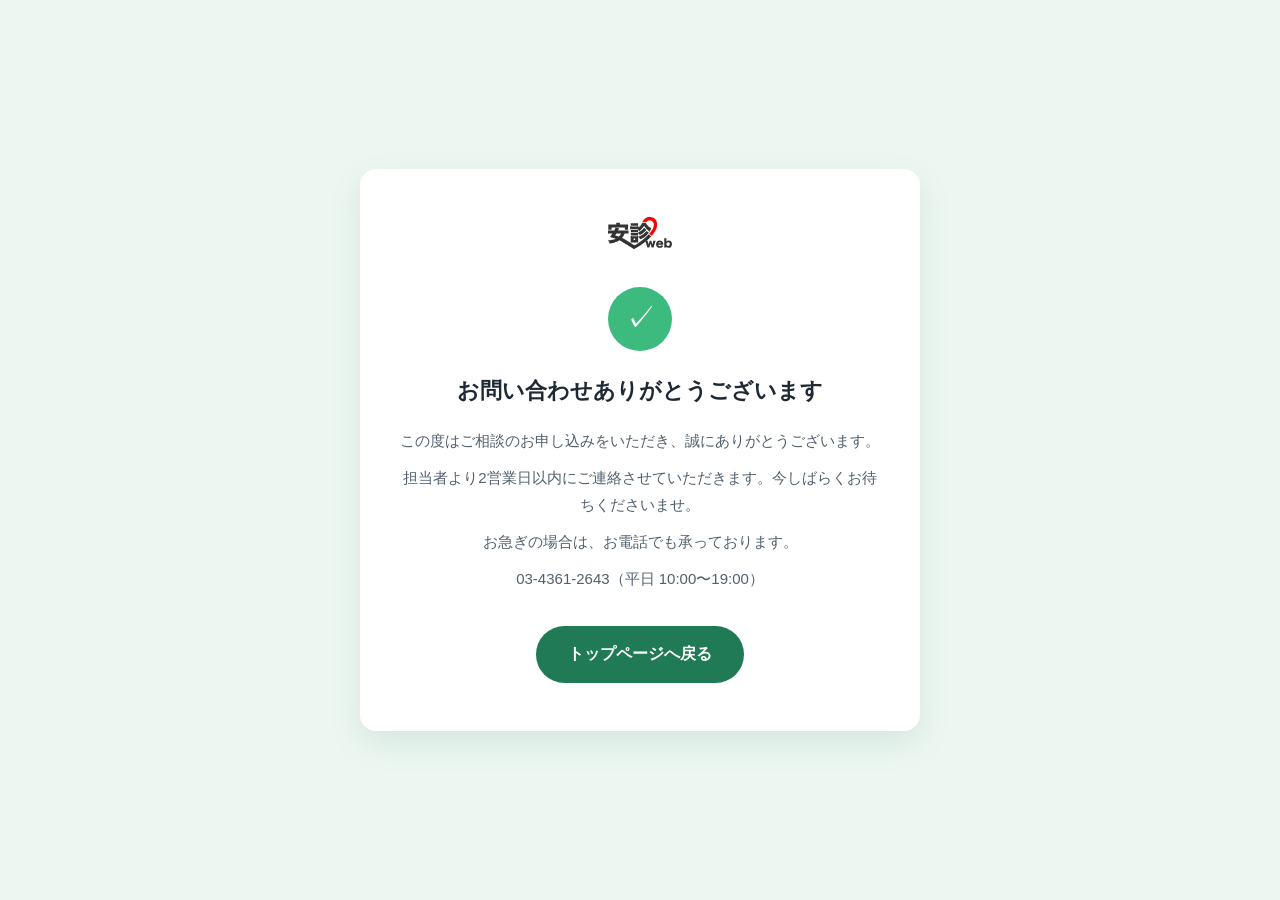
<file: thanks-contact.html>
<!DOCTYPE html>
<html lang="ja">
<head>
<meta charset="UTF-8">
<meta name="viewport" content="width=device-width, initial-scale=1.0">

<!-- Google tag (gtag.js) -->
<script async src="https://www.googletagmanager.com/gtag/js?id=AW-18391011182"></script>
<script>
  window.dataLayer = window.dataLayer || [];
  function gtag(){dataLayer.push(arguments);}
  gtag('js', new Date());

  gtag('config', 'AW-18391011182');
</script>

<title>お問い合わせありがとうございます｜安診Web</title>
<meta name="robots" content="noindex">
<link rel="icon" type="image/png" href="assets/img/favicon-anshin-web-mark.png">
<!-- ============================================================
     お問い合わせ完了画面（モック）
     ・実際のanshin-hp.comの完了画面文言は非公開のため取得できず、
       一般的な完了画面の文言で仮作成している
============================================================ -->
<style>
  :root {
    --green-deep: #1F7A55; --green-accent: #3DBB7E; --green-pale: #EDF7F2;
    --text-main: #1F2933; --text-sub: #52606D;
  }
  * { margin: 0; padding: 0; box-sizing: border-box; }
  body {
    font-family: "Hiragino Kaku Gothic ProN", "Hiragino Sans", "Noto Sans JP", "Yu Gothic Medium", YuGothic, sans-serif;
    color: var(--text-main); line-height: 1.8; background: var(--green-pale);
    min-height: 100vh; display: flex; align-items: center; justify-content: center; padding: 24px;
  }
  .card {
    background: #fff; border-radius: 16px; max-width: 560px; width: 100%; padding: 48px 40px;
    text-align: center; box-shadow: 0 12px 32px rgba(31,122,85,.12);
  }
  .logo { height: 32px; margin-bottom: 28px; }
  .icon { width: 64px; height: 64px; border-radius: 50%; background: var(--green-accent); color: #fff;
    display: flex; align-items: center; justify-content: center; font-size: 32px; margin: 0 auto 20px; }
  h1 { font-size: 22px; margin-bottom: 16px; }
  p { color: var(--text-sub); font-size: 15px; margin-bottom: 10px; }
  .btn { display: inline-block; margin-top: 24px; background: var(--green-deep); color: #fff; text-decoration: none;
    font-weight: 700; padding: 14px 32px; border-radius: 999px; }
</style>
</head>
<body>
  <div class="card">
    <img class="logo" src="assets/img/logo.svg" alt="安診Web">
    <div class="icon">✓</div>
    <h1>お問い合わせありがとうございます</h1>
    <p>この度はご相談のお申し込みをいただき、誠にありがとうございます。</p>
    <p>担当者より2営業日以内にご連絡させていただきます。今しばらくお待ちくださいませ。</p>
    <p>お急ぎの場合は、お電話でも承っております。</p>
    <p>03-4361-2643（平日 10:00〜19:00）</p>
    <a class="btn" href="index.html">トップページへ戻る</a>
  </div>
</body>
</html>
</file>
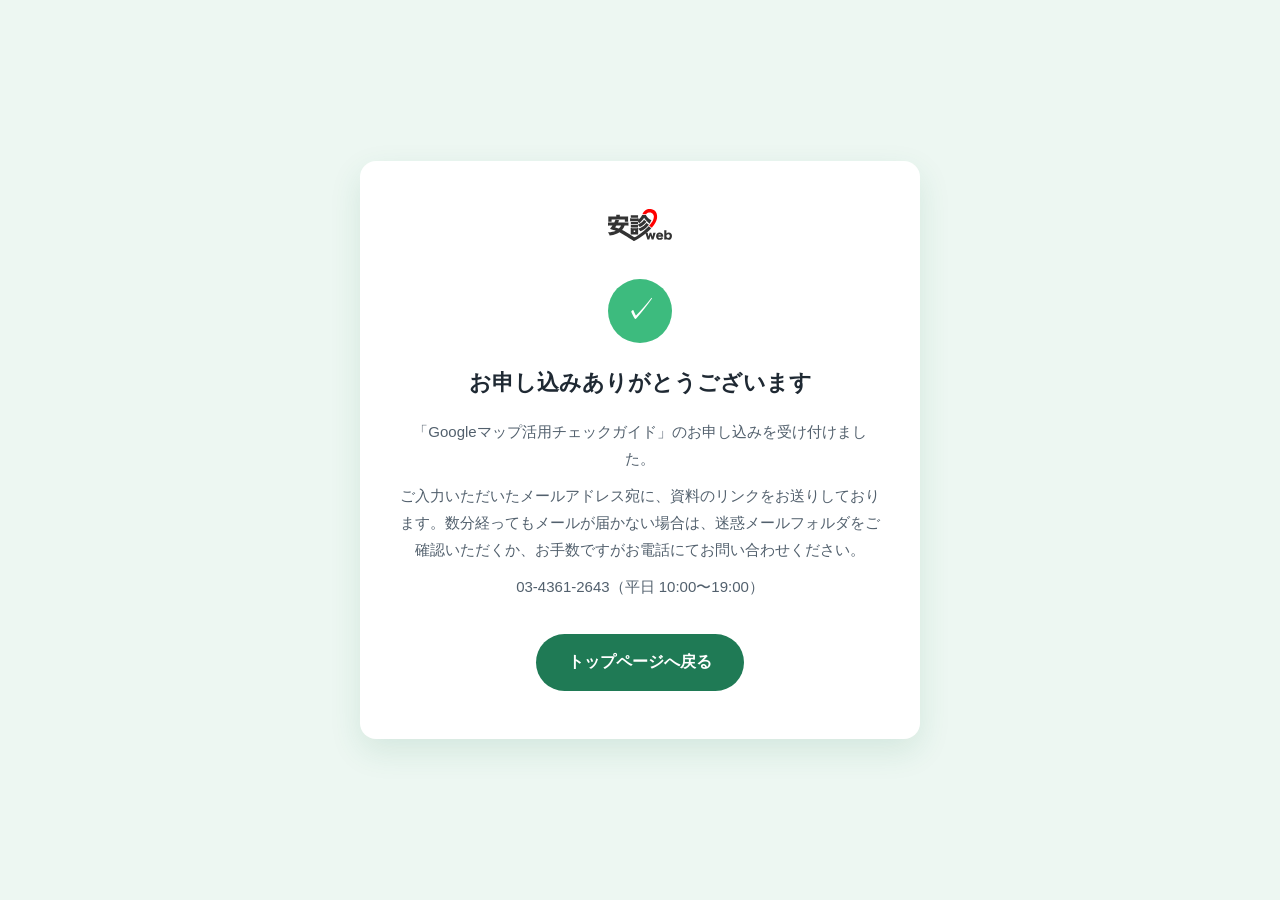
<file: thanks-download.html>
<!DOCTYPE html>
<html lang="ja">
<head>
<meta charset="UTF-8">
<meta name="viewport" content="width=device-width, initial-scale=1.0">

<!-- Google tag (gtag.js) -->
<script async src="https://www.googletagmanager.com/gtag/js?id=AW-18391011182"></script>
<script>
  window.dataLayer = window.dataLayer || [];
  function gtag(){dataLayer.push(arguments);}
  gtag('js', new Date());

  gtag('config', 'AW-18391011182');
</script>

<title>お申し込みありがとうございます｜安診Web</title>
<meta name="robots" content="noindex">
<link rel="icon" type="image/png" href="assets/img/favicon-anshin-web-mark.png">
<!-- ============================================================
     資料ダウンロード完了画面（モック）
     ・実際のanshin-hp.comの完了画面文言は非公開のため取得できず、
       一般的な完了画面の文言で仮作成している
============================================================ -->
<style>
  :root {
    --green-deep: #1F7A55; --green-accent: #3DBB7E; --green-pale: #EDF7F2;
    --text-main: #1F2933; --text-sub: #52606D;
  }
  * { margin: 0; padding: 0; box-sizing: border-box; }
  body {
    font-family: "Hiragino Kaku Gothic ProN", "Hiragino Sans", "Noto Sans JP", "Yu Gothic Medium", YuGothic, sans-serif;
    color: var(--text-main); line-height: 1.8; background: var(--green-pale);
    min-height: 100vh; display: flex; align-items: center; justify-content: center; padding: 24px;
  }
  .card {
    background: #fff; border-radius: 16px; max-width: 560px; width: 100%; padding: 48px 40px;
    text-align: center; box-shadow: 0 12px 32px rgba(31,122,85,.12);
  }
  .logo { height: 32px; margin-bottom: 28px; }
  .icon { width: 64px; height: 64px; border-radius: 50%; background: var(--green-accent); color: #fff;
    display: flex; align-items: center; justify-content: center; font-size: 32px; margin: 0 auto 20px; }
  h1 { font-size: 22px; margin-bottom: 16px; }
  p { color: var(--text-sub); font-size: 15px; margin-bottom: 10px; }
  .btn { display: inline-block; margin-top: 24px; background: var(--green-deep); color: #fff; text-decoration: none;
    font-weight: 700; padding: 14px 32px; border-radius: 999px; }
</style>
</head>
<body>
  <div class="card">
    <img class="logo" src="assets/img/logo.svg" alt="安診Web">
    <div class="icon">✓</div>
    <h1>お申し込みありがとうございます</h1>
    <p>「Googleマップ活用チェックガイド」のお申し込みを受け付けました。</p>
    <p>ご入力いただいたメールアドレス宛に、資料のリンクをお送りしております。数分経ってもメールが届かない場合は、迷惑メールフォルダをご確認いただくか、お手数ですがお電話にてお問い合わせください。</p>
    <p>03-4361-2643（平日 10:00〜19:00）</p>
    <a class="btn" href="index.html">トップページへ戻る</a>
  </div>
</body>
</html>
</file>
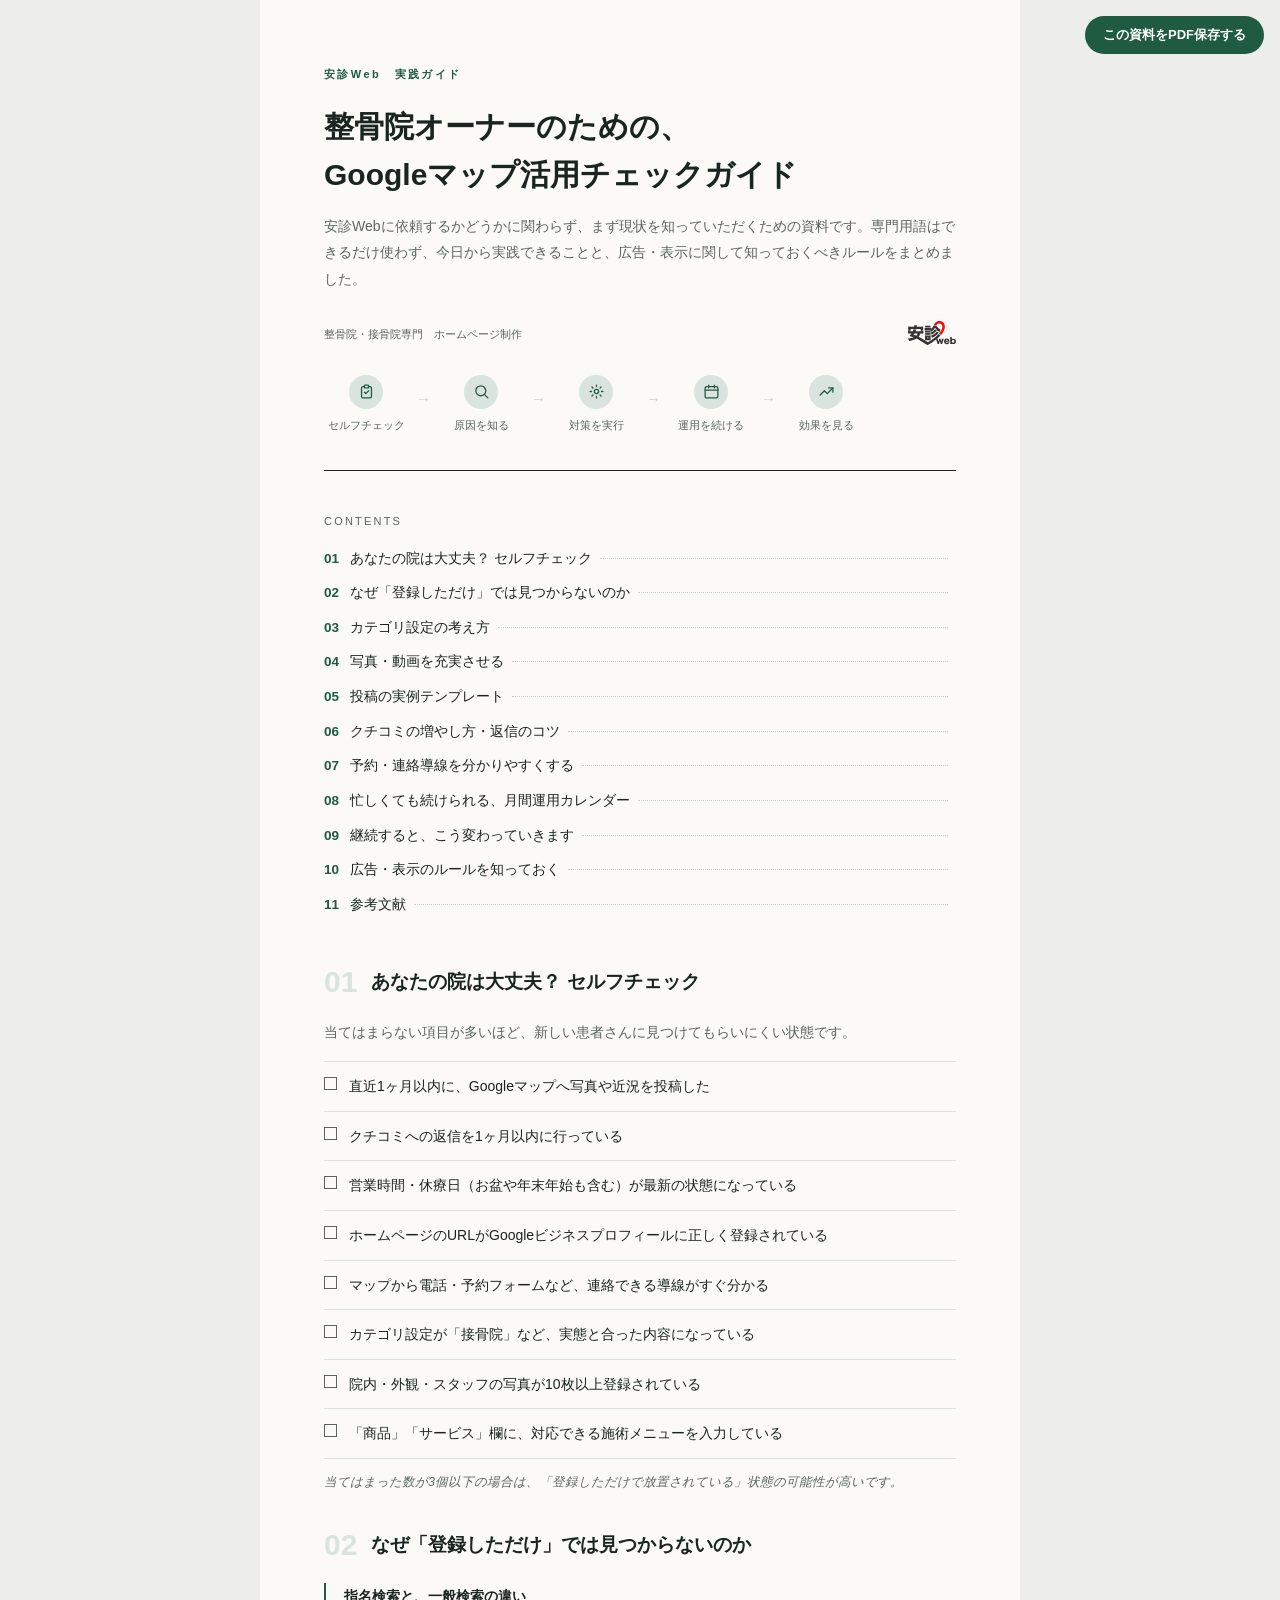
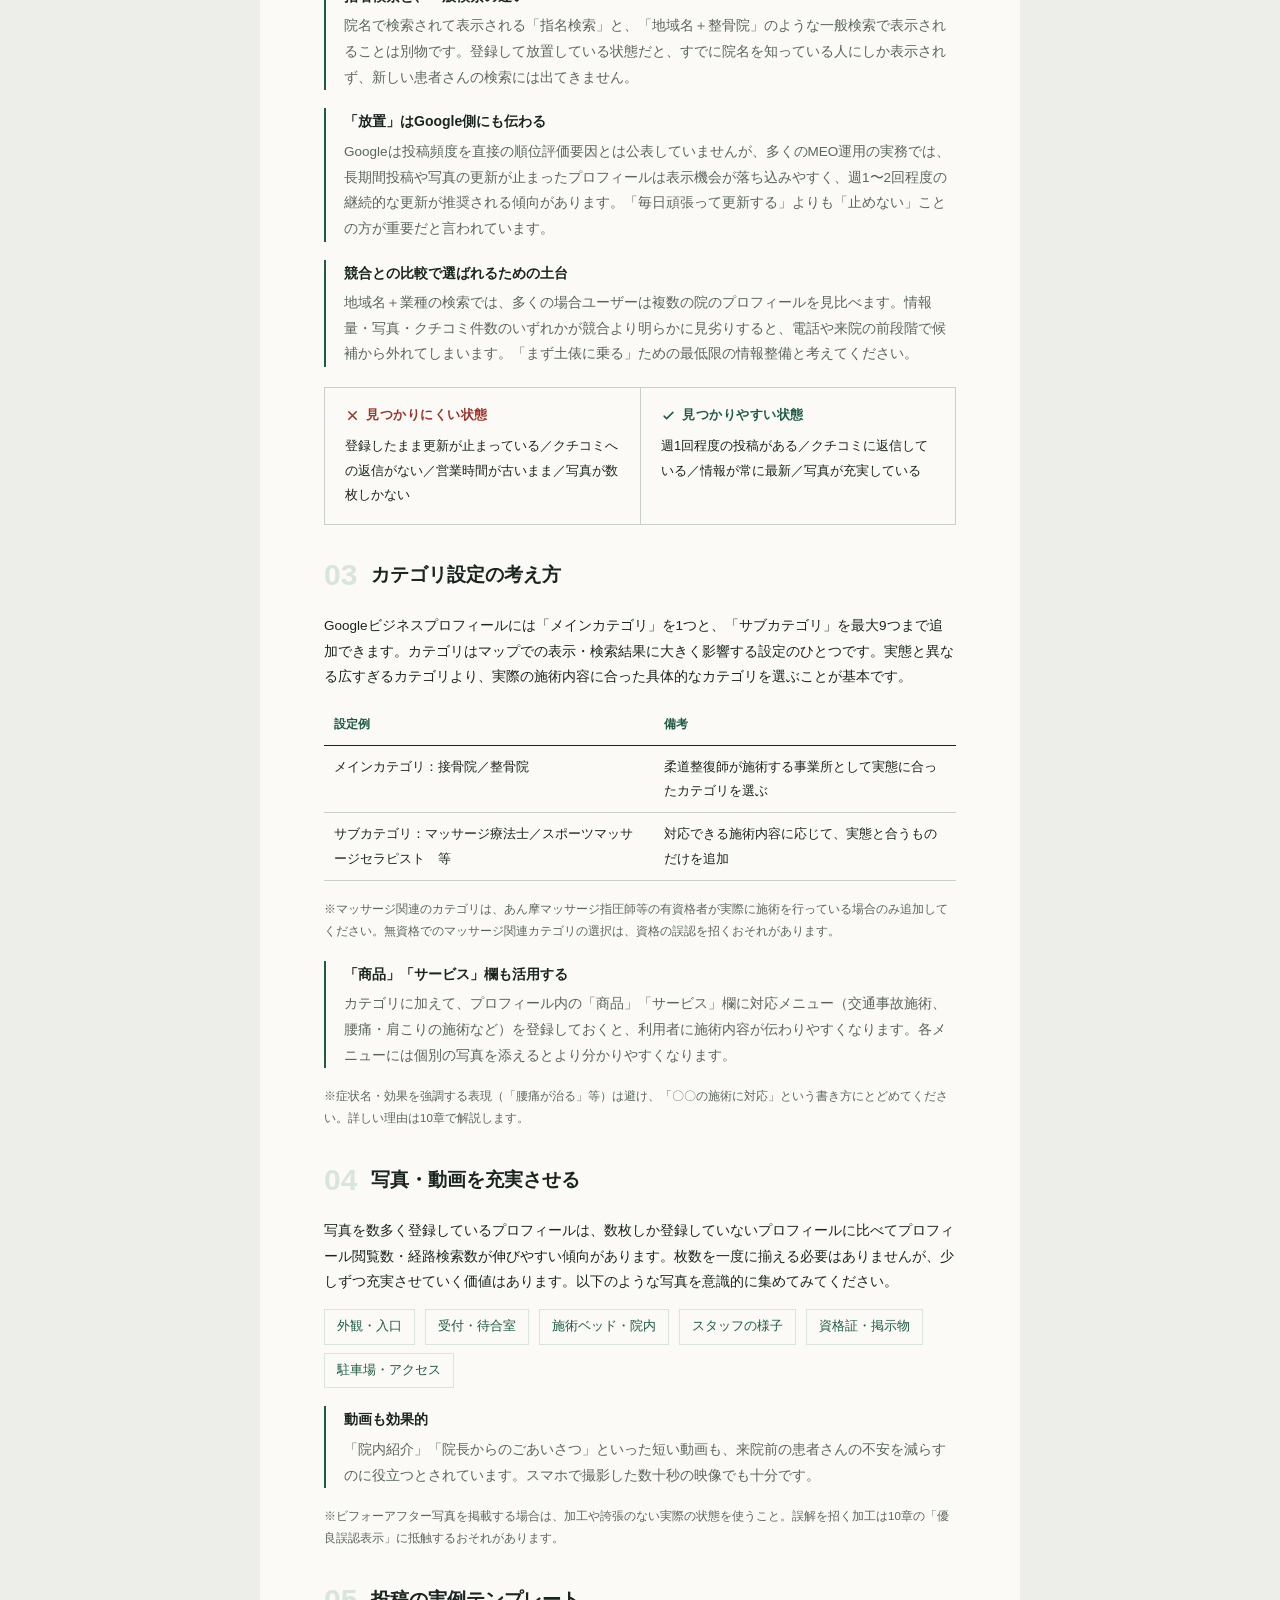
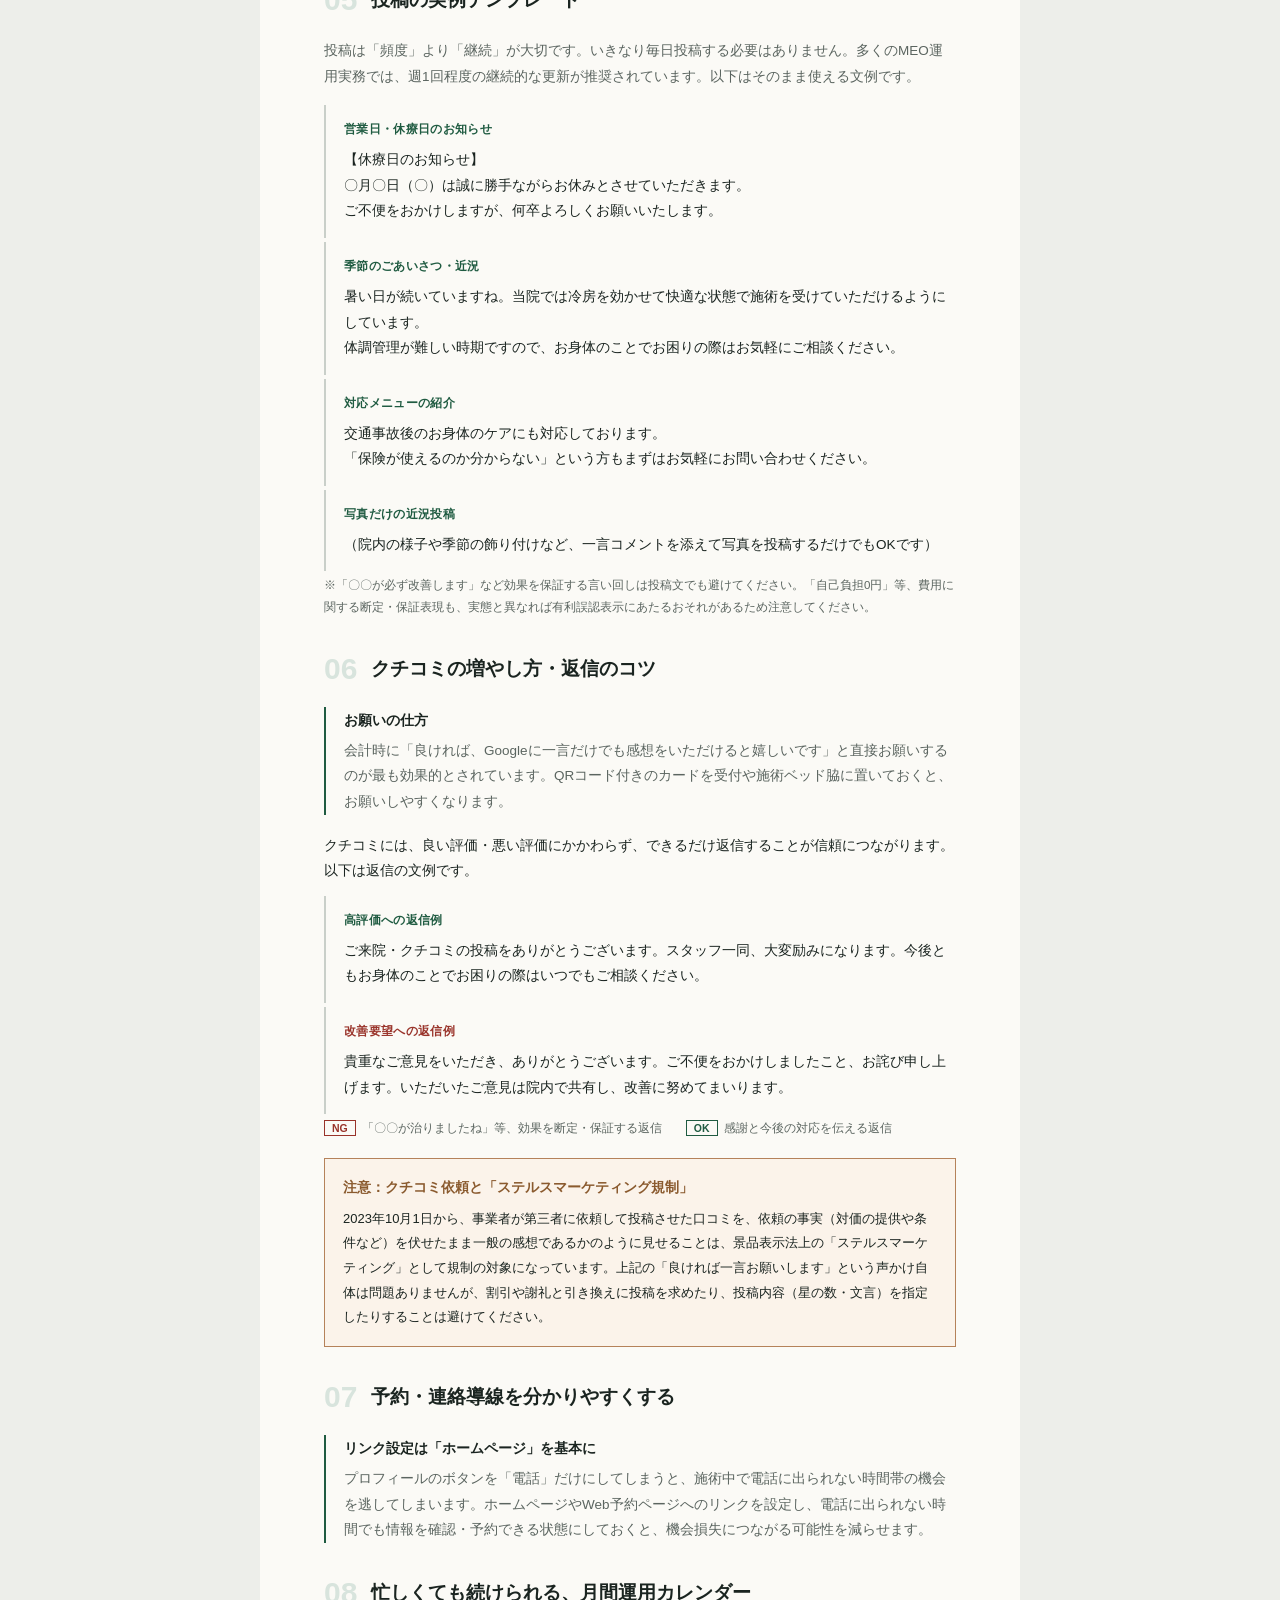
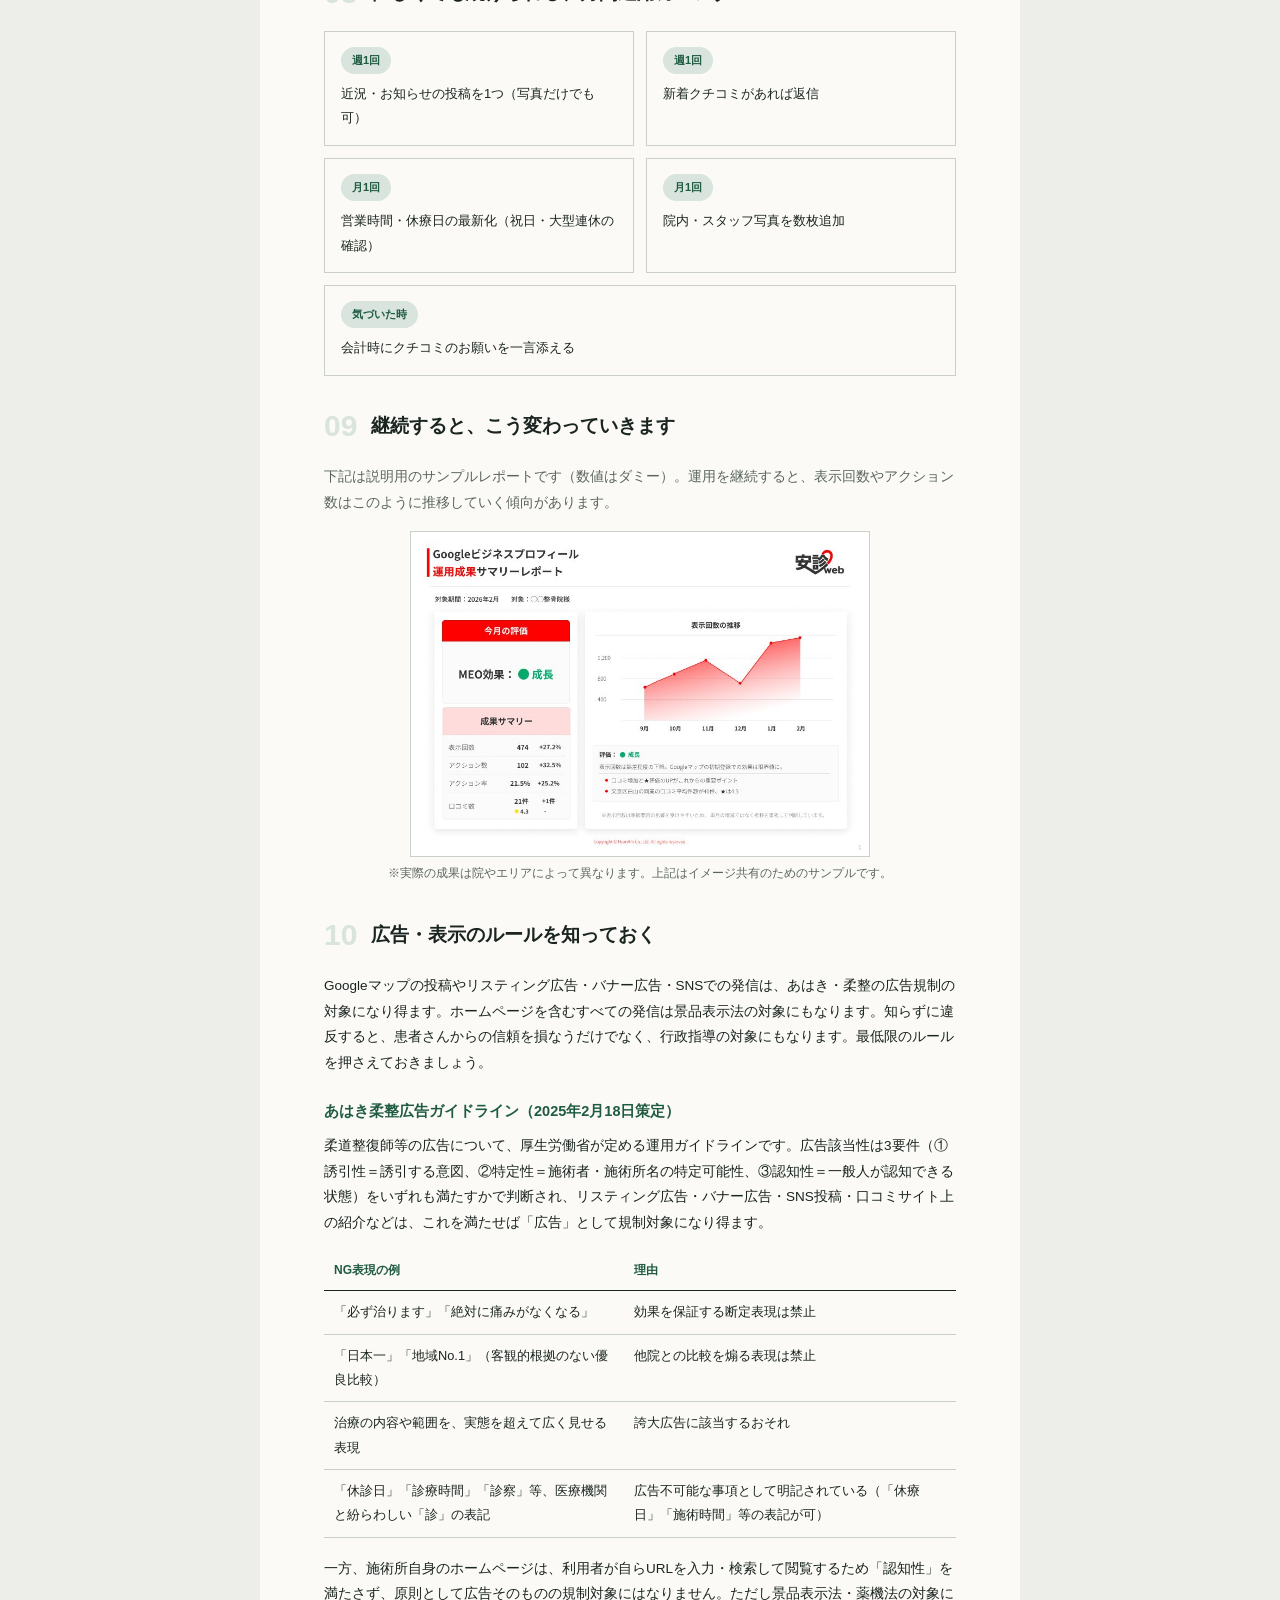
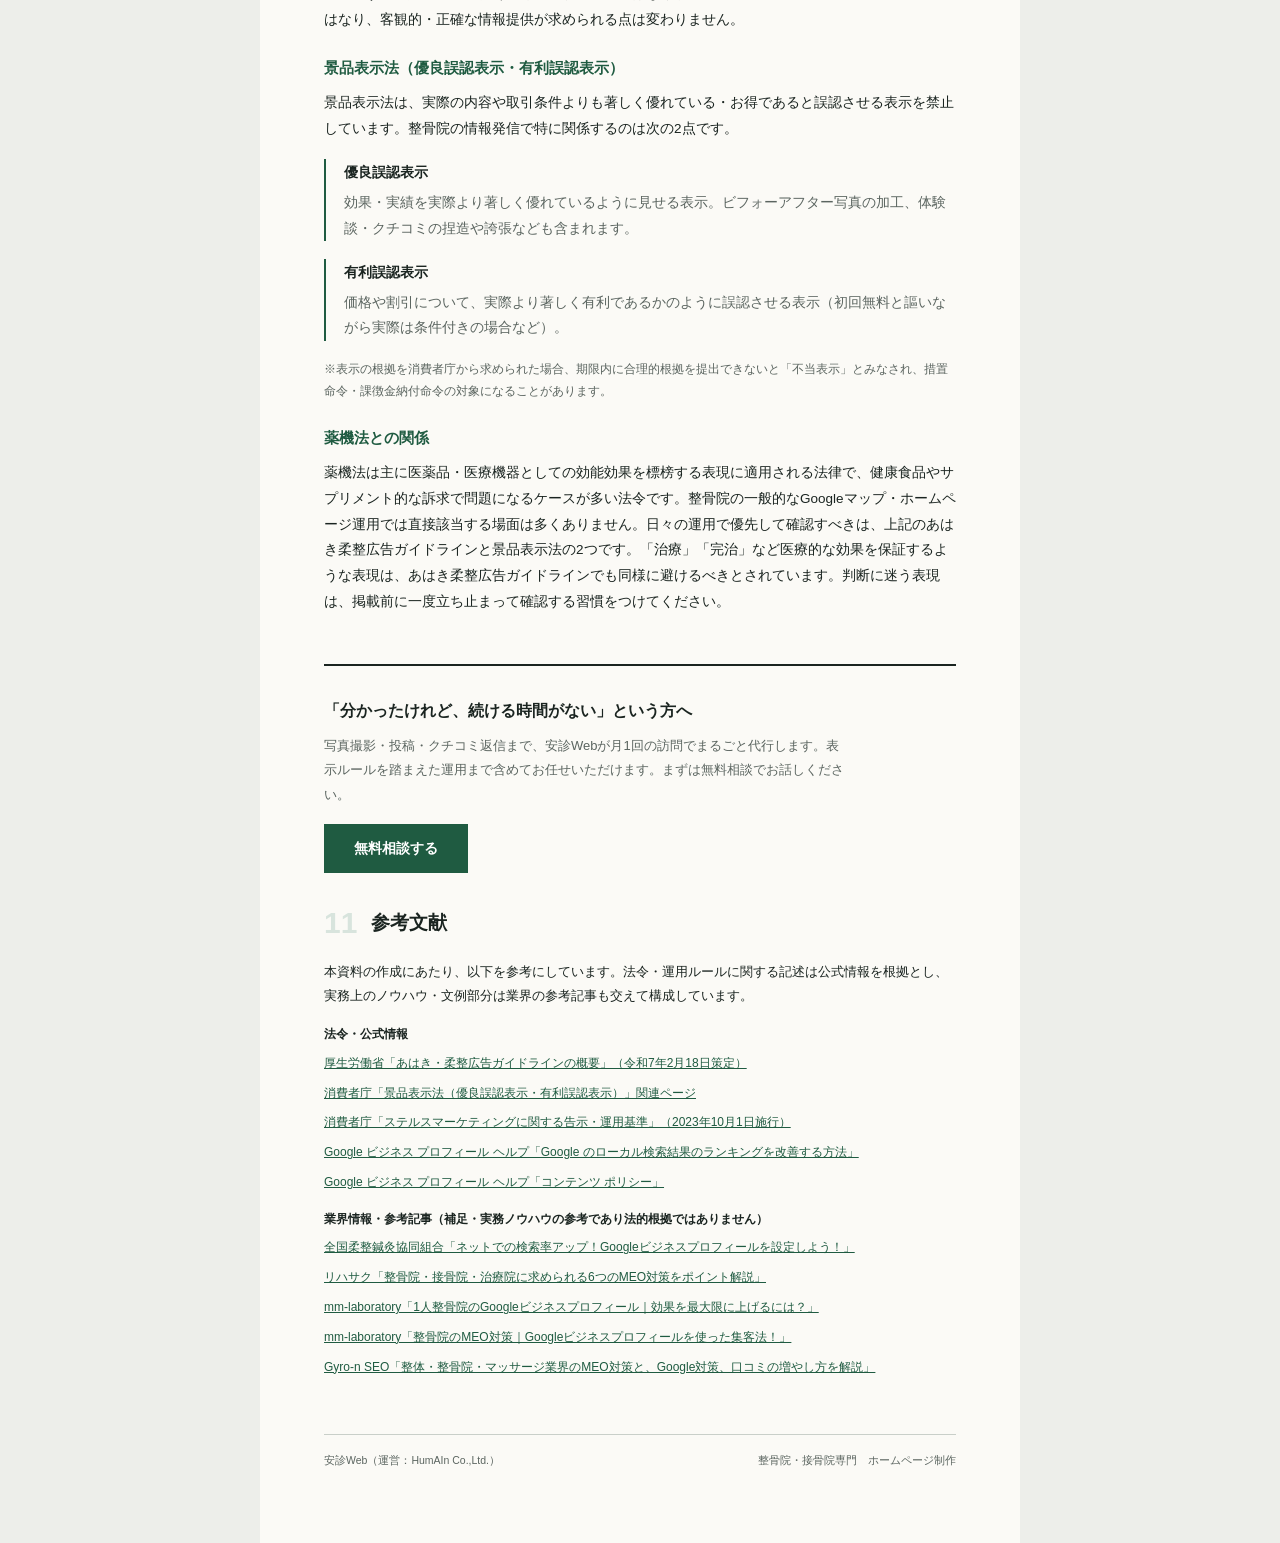
<file: docs/materials/google-map-guide.html>
<!DOCTYPE html>
<html lang="ja">
<head>
<meta charset="UTF-8">
<meta name="viewport" content="width=device-width, initial-scale=1.0">
<title>整骨院オーナーのための、Googleマップ活用チェックガイド｜安診Web</title>
<!-- ============================================================
     ダウンロード資料（docs/lp-plan.md S4「資料ダウンロード」準拠）
     このHTMLはPDF生成用の版下。実際の配布物は同ディレクトリの
     google-map-guide.pdf（Chrome headlessでこのHTMLから書き出し、
     1セクション=1ページの16:9スライド構成）。
     ロゴ／サンプル画像は現行 anshin-hp.com のアセットを流用。
     内容の情報源は巻末の参考文献を参照。
============================================================ -->
<style>
  :root {
    --ink: #1A2420;
    --ink-sub: #5B6560;
    --green-deep: #1F5B41;
    --green-line: #D8E4DD;
    --paper: #FBFAF6;
    --rule: #C9CFC9;
  }
  * { margin: 0; padding: 0; box-sizing: border-box; }
  body {
    font-family: "Hiragino Kaku Gothic ProN", "Hiragino Sans", "Noto Sans JP", "Yu Gothic Medium", YuGothic, sans-serif;
    color: var(--ink); line-height: 1.9; background: #EDEEEA; font-size: 14.5px;
  }
  .page { max-width: 760px; margin: 0 auto; background: var(--paper); padding: 64px 64px 72px; }
  @media (max-width: 640px) { .page { padding: 40px 22px 56px; } }

  /* ---- 表紙エリア ---- */
  .cover { padding-bottom: 34px; margin-bottom: 40px; border-bottom: 1px solid var(--ink); }
  .cover .kicker { font-size: 11px; letter-spacing: .22em; color: var(--green-deep); font-weight: 700; margin-bottom: 18px; }
  .cover h1 { font-size: 30px; line-height: 1.6; font-weight: 700; margin-bottom: 14px; }
  .cover .lede { font-size: 14px; color: var(--ink-sub); max-width: 46em; }
  .cover .meta { display: flex; justify-content: space-between; align-items: flex-end; margin-top: 28px; font-size: 11px; color: var(--ink-sub); }
  .cover .meta img { height: 24px; display: block; }

  /* ---- 目次 ---- */
  .toc { margin-bottom: 46px; }
  .toc-title { font-size: 11px; letter-spacing: .2em; color: var(--ink-sub); margin-bottom: 14px; }
  .toc ol { list-style: none; display: grid; gap: 9px; }
  .toc li { display: flex; align-items: baseline; font-size: 13.5px; }
  .toc li .num { width: 26px; color: var(--green-deep); font-weight: 700; }
  .toc li .fill { flex: 1; border-bottom: 1px dotted var(--rule); margin: 0 8px; transform: translateY(-4px); }

  /* ---- セクション見出し ---- */
  section.doc-sec { margin-top: 32px; }
  .sec-head { display: flex; align-items: center; gap: 14px; margin-bottom: 20px; }
  .sec-head .num { font-size: 30px; font-weight: 800; color: var(--green-line); line-height: 1; }
  .sec-head h2 { font-size: 19px; font-weight: 700; }

  /* ---- 表紙：資料の流れ図 ---- */
  .cover-flow { display: flex; align-items: flex-start; gap: 8px; margin-top: 30px; flex-wrap: wrap; }
  .flow-step { display: flex; flex-direction: column; align-items: center; gap: 7px; font-size: 10.5px; color: var(--ink-sub); text-align: center; width: 84px; }
  .flow-icon { width: 34px; height: 34px; border-radius: 50%; background: var(--green-line); display: flex; align-items: center; justify-content: center; flex: none; }
  .flow-icon svg { width: 17px; height: 17px; stroke: var(--green-deep); fill: none; stroke-width: 1.8; stroke-linecap: round; stroke-linejoin: round; }
  .flow-arrow { color: var(--rule); font-size: 15px; flex: none; margin-top: 10px; }

  /* ---- 月間運用カレンダー：カード形式 ---- */
  .cal-grid { display: grid; grid-template-columns: repeat(2, 1fr); gap: 12px; margin: 18px 0; }
  .cal-card { border: 1px solid var(--rule); padding: 14px 16px; }
  .cal-card.wide { grid-column: 1 / -1; }
  .cal-freq {
    display: inline-block; font-size: 11px; font-weight: 700; color: var(--green-deep);
    background: var(--green-line); padding: 3px 11px; border-radius: 999px; margin-bottom: 8px;
  }
  .cal-card p { font-size: 13px; color: var(--ink); }
  h3.doc-h3 { font-size: 14.5px; font-weight: 700; margin: 22px 0 8px; color: var(--green-deep); }
  p.lead-note { font-size: 13.5px; color: var(--ink-sub); margin-bottom: 16px; }
  p.body-text { font-size: 13.5px; margin-bottom: 12px; }
  .foot-note { font-size: 11.5px; color: var(--ink-sub); margin-top: 4px; }

  /* ---- チェックリスト（罫線のみ、着色ボックスを使わない） ---- */
  .check-list { list-style: none; }
  .check-list li {
    display: flex; align-items: flex-start; gap: 12px; font-size: 14px;
    padding: 11px 0; border-bottom: 1px solid var(--green-line);
  }
  .check-list li:first-child { border-top: 1px solid var(--green-line); }
  .check-list li .box { width: 13px; height: 13px; border: 1.5px solid var(--ink-sub); margin-top: 4px; flex: none; }
  .score-note { font-size: 12.5px; color: var(--ink-sub); margin-top: 12px; font-style: italic; }

  /* ---- 引用・ポイント（塗りボックスではなく左罫線） ---- */
  .point { border-left: 2px solid var(--green-deep); padding-left: 18px; margin: 18px 0; }
  .point h3 { font-size: 14px; font-weight: 700; margin-bottom: 4px; }
  .point p { font-size: 13.5px; color: var(--ink-sub); }

  /* ---- 注意喚起（法令・表示規制まわり） ---- */
  .caution { border: 1px solid #B5825A; background: #FBF3EA; padding: 16px 18px; margin: 18px 0; }
  .caution h3 { font-size: 13.5px; font-weight: 700; margin-bottom: 6px; color: #8A5A2E; }
  .caution p { font-size: 13px; color: var(--ink); }

  .compare-mini { display: grid; grid-template-columns: 1fr 1fr; gap: 0; margin: 20px 0; border: 1px solid var(--rule); }
  @media (max-width: 560px) { .compare-mini { grid-template-columns: 1fr; } }
  .compare-mini .col { padding: 16px 20px; font-size: 13px; }
  .compare-mini .col + .col { border-left: 1px solid var(--rule); }
  @media (max-width: 560px) { .compare-mini .col + .col { border-left: none; border-top: 1px solid var(--rule); } }
  .compare-mini h4 { display: flex; align-items: center; gap: 6px; font-size: 12.5px; font-weight: 700; margin-bottom: 6px; letter-spacing: .04em; }
  .compare-mini .no h4 { color: #99332A; }
  .compare-mini .ok h4 { color: var(--green-deep); }
  .cmp-icon { width: 15px; height: 15px; flex: none; }
  .cmp-icon svg { width: 100%; height: 100%; stroke: currentColor; fill: none; stroke-width: 2.4; stroke-linecap: round; stroke-linejoin: round; }

  .photo-grid { display: flex; flex-wrap: wrap; gap: 8px 10px; margin: 14px 0 18px; }
  .photo-grid .tag-item { font-size: 12.5px; color: var(--green-deep); border: 1px solid var(--green-line); padding: 5px 12px; }

  table.doc-table { width: 100%; border-collapse: collapse; font-size: 12.8px; margin: 14px 0 18px; }
  table.doc-table th, table.doc-table td { border-bottom: 1px solid var(--rule); padding: 9px 10px; text-align: left; vertical-align: top; }
  table.doc-table th { font-weight: 700; color: var(--green-deep); border-bottom: 1.5px solid var(--ink); font-size: 12px; }

  .template-card { padding: 14px 0 14px 18px; border-left: 2px solid var(--rule); margin-bottom: 4px; font-size: 13.5px; }
  .template-card .label { font-size: 11.5px; font-weight: 700; color: var(--green-deep); margin-bottom: 6px; display: block; letter-spacing: .03em; }
  .template-card .txt { white-space: pre-line; color: var(--ink); }

  .reply-card { padding: 14px 0 14px 18px; border-left: 2px solid var(--rule); margin-bottom: 4px; font-size: 13.5px; }
  .reply-card .label { font-size: 11.5px; font-weight: 700; margin-bottom: 6px; display: block; letter-spacing: .03em; }
  .reply-card.good .label { color: var(--green-deep); }
  .reply-card.bad .label { color: #99332A; }
  .tag-ng, .tag-ok { font-size: 10.5px; font-weight: 700; padding: 1px 7px; border: 1px solid currentColor; margin-right: 6px; }
  .tag-ng { color: #99332A; }
  .tag-ok { color: var(--green-deep); }

  .sample-img { width: 100%; max-width: 460px; border: 1px solid var(--rule); display: block; margin: 14px auto 6px; }
  .caption { text-align: center; font-size: 11.5px; color: var(--ink-sub); }

  .cta-box { margin-top: 50px; padding: 30px 0 0; border-top: 2px solid var(--ink); text-align: left; }
  .cta-box h3 { font-size: 15.5px; margin-bottom: 8px; }
  .cta-box p { font-size: 13px; color: var(--ink-sub); margin-bottom: 16px; max-width: 40em; }
  .cta-box a {
    display: inline-block; background: var(--green-deep); color: #fff;
    text-decoration: none; font-weight: 700; padding: 12px 30px; font-size: 13.5px;
  }

  .ref-list { font-size: 12px; color: var(--ink-sub); display: grid; gap: 7px; margin-top: 6px; margin-bottom: 14px; }
  .ref-list a { color: var(--green-deep); }
  .ref-group-title { font-size: 12px; font-weight: 700; color: var(--ink); margin-top: 14px; }

  footer.doc-foot {
    margin-top: 56px; padding-top: 16px; border-top: 1px solid var(--rule);
    font-size: 10.5px; color: var(--ink-sub); display: flex; justify-content: space-between;
  }

  .print-btn {
    position: fixed; top: 16px; right: 16px; background: var(--green-deep); color: #fff; border: none;
    padding: 10px 18px; border-radius: 999px; font-weight: 700; cursor: pointer; font-size: 13px;
  }

  /* ---- 印刷＝スライド形式（1セクション=1ページ、16:9） ----
       この@media printブロックは、同じ詳細度のルールとのカスケードで確実に勝つよう
       スタイルシートの最後に置くこと（先に書くと後続の無条件ルールに上書きされる）。 */
  @media print {
    @page { size: 1280px 720px; margin: 0; }
    html, body { background: var(--paper); font-size: 18px; line-height: 1.65; }
    .page { max-width: none; padding: 32px 72px; }
    .no-print { display: none; }
    .cover, section.doc-sec { page-break-after: always; break-after: page; }
    section.doc-sec:last-of-type { page-break-after: auto; break-after: auto; }
    section.doc-sec { margin-top: 32px; break-before: page; page-break-before: always; }
    .point, .caution, .compare-mini, table.doc-table,
    .template-card, .reply-card, .sample-img { break-inside: avoid; page-break-inside: avoid; }
    .cover .kicker { font-size: 15px; margin-bottom: 20px; }
    .cover h1 { font-size: 52px; line-height: 1.4; margin-bottom: 20px; }
    .cover .lede { font-size: 19px; line-height: 1.75; }
    .cover .meta { font-size: 14px; margin-top: 32px; }
    .sec-head { margin-bottom: 26px; }
    .sec-head .num { font-size: 40px; }
    .sec-head h2 { font-size: 30px; }
    h3.doc-h3 { font-size: 21px; margin: 22px 0 10px; }
    .force-break { break-before: page; page-break-before: always; margin-top: 32px; }
    p.lead-note { font-size: 18px; margin-bottom: 16px; }
    p.body-text { font-size: 18px; margin-bottom: 14px; }
    .point p, .template-card, .reply-card,
    .check-list li, .compare-mini .col, .compare-mini p { font-size: 18px; }
    table.doc-table { font-size: 17px; margin: 14px 0 10px; }
    table.doc-table th, table.doc-table td { padding: 10px 12px; }
    .check-list li { padding: 10px 0; }
    .check-list li .box { width: 16px; height: 16px; }
    .point { padding-left: 20px; margin: 18px 0; }
    .point h3 { font-size: 18px; margin-bottom: 6px; }
    .caution { padding: 14px 18px; margin: 18px 0; }
    .caution h3 { font-size: 16px; margin-bottom: 6px; }
    .caution p { font-size: 15px; line-height: 1.55; }
    .photo-grid { margin: 14px 0 18px; gap: 8px 10px; }
    .photo-grid .tag-item { font-size: 15px; padding: 6px 13px; }
    .compare-mini { margin: 18px 0; }
    .compare-mini h4 { font-size: 15px; margin-bottom: 7px; }
    .template-card, .reply-card { padding: 12px 0 12px 16px; margin-bottom: 6px; }
    .template-card .label, .reply-card .label { font-size: 13px; margin-bottom: 6px; }
    .tag-ng, .tag-ok { font-size: 12px; padding: 2px 8px; }
    .ref-list { font-size: 14px; gap: 9px; margin-top: 8px; margin-bottom: 18px; }
    .ref-group-title { font-size: 15px; margin-top: 16px; }
    footer.doc-foot { font-size: 13px; margin-top: 14px; padding-top: 10px; }
    .foot-note { font-size: 14px; margin-top: 8px; }
    .caption, .score-note { font-size: 14px; }
    .score-note { margin-top: 10px; }
    .cover-flow { margin-top: 34px; gap: 10px; }
    .flow-step { font-size: 13px; width: 108px; gap: 8px; }
    .flow-icon { width: 44px; height: 44px; }
    .flow-icon svg { width: 22px; height: 22px; }
    .flow-arrow { font-size: 19px; margin-top: 14px; }
    .cal-grid { gap: 14px; margin: 16px 0; }
    .cal-card { padding: 16px 18px; }
    .cal-freq { font-size: 14px; padding: 4px 13px; margin-bottom: 8px; }
    .cal-card p { font-size: 18px; }
    .cmp-icon { width: 17px; height: 17px; }
  }
</style>
</head>
<body>

<button class="print-btn no-print" onclick="window.print()">この資料をPDF保存する</button>

<div class="page">

  <div class="cover">
    <p class="kicker">安診Web　実践ガイド</p>
    <h1>整骨院オーナーのための、<br>Googleマップ活用チェックガイド</h1>
    <p class="lede">安診Webに依頼するかどうかに関わらず、まず現状を知っていただくための資料です。専門用語はできるだけ使わず、今日から実践できることと、広告・表示に関して知っておくべきルールをまとめました。</p>
    <div class="meta">
      <span>整骨院・接骨院専門　ホームページ制作</span>
      <img src="../../assets/img/logo.svg" alt="安診Web">
    </div>
    <div class="cover-flow">
      <div class="flow-step">
        <span class="flow-icon"><svg viewBox="0 0 24 24"><path d="M9 5H7a2 2 0 0 0-2 2v12a2 2 0 0 0 2 2h10a2 2 0 0 0 2-2V7a2 2 0 0 0-2-2h-2"/><rect x="9" y="3" width="6" height="4" rx="1"/><path d="M9 13l2 2 4-4"/></svg></span>
        セルフチェック
      </div>
      <span class="flow-arrow">→</span>
      <div class="flow-step">
        <span class="flow-icon"><svg viewBox="0 0 24 24"><circle cx="11" cy="11" r="7"/><path d="M21 21l-4.3-4.3"/></svg></span>
        原因を知る
      </div>
      <span class="flow-arrow">→</span>
      <div class="flow-step">
        <span class="flow-icon"><svg viewBox="0 0 24 24"><circle cx="12" cy="12" r="3"/><path d="M12 3v2M12 19v2M3 12h2M19 12h2M5.6 5.6l1.4 1.4M17 17l1.4 1.4M18.4 5.6 17 7M7 17l-1.4 1.4"/></svg></span>
        対策を実行
      </div>
      <span class="flow-arrow">→</span>
      <div class="flow-step">
        <span class="flow-icon"><svg viewBox="0 0 24 24"><rect x="3" y="5" width="18" height="16" rx="2"/><path d="M3 10h18M8 3v4M16 3v4"/></svg></span>
        運用を続ける
      </div>
      <span class="flow-arrow">→</span>
      <div class="flow-step">
        <span class="flow-icon"><svg viewBox="0 0 24 24"><path d="M3 17l6-6 4 4 8-8"/><path d="M15 7h6v6"/></svg></span>
        効果を見る
      </div>
    </div>
  </div>

  <div class="toc no-print">
    <p class="toc-title">CONTENTS</p>
    <ol>
      <li><span class="num">01</span>あなたの院は大丈夫？ セルフチェック<span class="fill"></span></li>
      <li><span class="num">02</span>なぜ「登録しただけ」では見つからないのか<span class="fill"></span></li>
      <li><span class="num">03</span>カテゴリ設定の考え方<span class="fill"></span></li>
      <li><span class="num">04</span>写真・動画を充実させる<span class="fill"></span></li>
      <li><span class="num">05</span>投稿の実例テンプレート<span class="fill"></span></li>
      <li><span class="num">06</span>クチコミの増やし方・返信のコツ<span class="fill"></span></li>
      <li><span class="num">07</span>予約・連絡導線を分かりやすくする<span class="fill"></span></li>
      <li><span class="num">08</span>忙しくても続けられる、月間運用カレンダー<span class="fill"></span></li>
      <li><span class="num">09</span>継続すると、こう変わっていきます<span class="fill"></span></li>
      <li><span class="num">10</span>広告・表示のルールを知っておく<span class="fill"></span></li>
      <li><span class="num">11</span>参考文献<span class="fill"></span></li>
    </ol>
  </div>

  <section class="doc-sec">
    <div class="sec-head"><span class="num">01</span><h2>あなたの院は大丈夫？ セルフチェック</h2></div>
    <p class="lead-note">当てはまらない項目が多いほど、新しい患者さんに見つけてもらいにくい状態です。</p>
    <ul class="check-list">
      <li><span class="box"></span>直近1ヶ月以内に、Googleマップへ写真や近況を投稿した</li>
      <li><span class="box"></span>クチコミへの返信を1ヶ月以内に行っている</li>
      <li><span class="box"></span>営業時間・休療日（お盆や年末年始も含む）が最新の状態になっている</li>
      <li><span class="box"></span>ホームページのURLがGoogleビジネスプロフィールに正しく登録されている</li>
      <li><span class="box"></span>マップから電話・予約フォームなど、連絡できる導線がすぐ分かる</li>
      <li><span class="box"></span>カテゴリ設定が「接骨院」など、実態と合った内容になっている</li>
      <li><span class="box"></span>院内・外観・スタッフの写真が10枚以上登録されている</li>
      <li><span class="box"></span>「商品」「サービス」欄に、対応できる施術メニューを入力している</li>
    </ul>
    <p class="score-note">当てはまった数が3個以下の場合は、「登録しただけで放置されている」状態の可能性が高いです。</p>
  </section>

  <section class="doc-sec">
    <div class="sec-head"><span class="num">02</span><h2>なぜ「登録しただけ」では見つからないのか</h2></div>
    <div class="point">
      <h3>指名検索と、一般検索の違い</h3>
      <p>院名で検索されて表示される「指名検索」と、「地域名＋整骨院」のような一般検索で表示されることは別物です。登録して放置している状態だと、すでに院名を知っている人にしか表示されず、新しい患者さんの検索には出てきません。</p>
    </div>
    <div class="point">
      <h3>「放置」はGoogle側にも伝わる</h3>
      <p>Googleは投稿頻度を直接の順位評価要因とは公表していませんが、多くのMEO運用の実務では、長期間投稿や写真の更新が止まったプロフィールは表示機会が落ち込みやすく、週1〜2回程度の継続的な更新が推奨される傾向があります。「毎日頑張って更新する」よりも「止めない」ことの方が重要だと言われています。</p>
    </div>
    <div class="point">
      <h3>競合との比較で選ばれるための土台</h3>
      <p>地域名＋業種の検索では、多くの場合ユーザーは複数の院のプロフィールを見比べます。情報量・写真・クチコミ件数のいずれかが競合より明らかに見劣りすると、電話や来院の前段階で候補から外れてしまいます。「まず土俵に乗る」ための最低限の情報整備と考えてください。</p>
    </div>
    <div class="compare-mini">
      <div class="col no">
        <h4><span class="cmp-icon"><svg viewBox="0 0 24 24"><path d="M6 6l12 12M18 6L6 18"/></svg></span>見つかりにくい状態</h4>
        <p>登録したまま更新が止まっている／クチコミへの返信がない／営業時間が古いまま／写真が数枚しかない</p>
      </div>
      <div class="col ok">
        <h4><span class="cmp-icon"><svg viewBox="0 0 24 24"><path d="M5 13l4 4L19 7"/></svg></span>見つかりやすい状態</h4>
        <p>週1回程度の投稿がある／クチコミに返信している／情報が常に最新／写真が充実している</p>
      </div>
    </div>
  </section>

  <section class="doc-sec">
    <div class="sec-head"><span class="num">03</span><h2>カテゴリ設定の考え方</h2></div>
    <p class="body-text">Googleビジネスプロフィールには「メインカテゴリ」を1つと、「サブカテゴリ」を最大9つまで追加できます。カテゴリはマップでの表示・検索結果に大きく影響する設定のひとつです。実態と異なる広すぎるカテゴリより、実際の施術内容に合った具体的なカテゴリを選ぶことが基本です。</p>
    <table class="doc-table">
      <tr><th>設定例</th><th>備考</th></tr>
      <tr><td>メインカテゴリ：接骨院／整骨院</td><td>柔道整復師が施術する事業所として実態に合ったカテゴリを選ぶ</td></tr>
      <tr><td>サブカテゴリ：マッサージ療法士／スポーツマッサージセラピスト　等</td><td>対応できる施術内容に応じて、実態と合うものだけを追加</td></tr>
    </table>
    <p class="foot-note">※マッサージ関連のカテゴリは、あん摩マッサージ指圧師等の有資格者が実際に施術を行っている場合のみ追加してください。無資格でのマッサージ関連カテゴリの選択は、資格の誤認を招くおそれがあります。</p>
    <div class="point">
      <h3>「商品」「サービス」欄も活用する</h3>
      <p>カテゴリに加えて、プロフィール内の「商品」「サービス」欄に対応メニュー（交通事故施術、腰痛・肩こりの施術など）を登録しておくと、利用者に施術内容が伝わりやすくなります。各メニューには個別の写真を添えるとより分かりやすくなります。</p>
    </div>
    <p class="foot-note">※症状名・効果を強調する表現（「腰痛が治る」等）は避け、「〇〇の施術に対応」という書き方にとどめてください。詳しい理由は10章で解説します。</p>
  </section>

  <section class="doc-sec">
    <div class="sec-head"><span class="num">04</span><h2>写真・動画を充実させる</h2></div>
    <p class="body-text">写真を数多く登録しているプロフィールは、数枚しか登録していないプロフィールに比べてプロフィール閲覧数・経路検索数が伸びやすい傾向があります。枚数を一度に揃える必要はありませんが、少しずつ充実させていく価値はあります。以下のような写真を意識的に集めてみてください。</p>
    <div class="photo-grid">
      <span class="tag-item">外観・入口</span>
      <span class="tag-item">受付・待合室</span>
      <span class="tag-item">施術ベッド・院内</span>
      <span class="tag-item">スタッフの様子</span>
      <span class="tag-item">資格証・掲示物</span>
      <span class="tag-item">駐車場・アクセス</span>
    </div>
    <div class="point">
      <h3>動画も効果的</h3>
      <p>「院内紹介」「院長からのごあいさつ」といった短い動画も、来院前の患者さんの不安を減らすのに役立つとされています。スマホで撮影した数十秒の映像でも十分です。</p>
    </div>
    <p class="foot-note">※ビフォーアフター写真を掲載する場合は、加工や誇張のない実際の状態を使うこと。誤解を招く加工は10章の「優良誤認表示」に抵触するおそれがあります。</p>
  </section>

  <section class="doc-sec">
    <div class="sec-head"><span class="num">05</span><h2>投稿の実例テンプレート</h2></div>
    <p class="lead-note">投稿は「頻度」より「継続」が大切です。いきなり毎日投稿する必要はありません。多くのMEO運用実務では、週1回程度の継続的な更新が推奨されています。以下はそのまま使える文例です。</p>
    <div class="template-card">
      <span class="label">営業日・休療日のお知らせ</span>
      <span class="txt">【休療日のお知らせ】
〇月〇日（〇）は誠に勝手ながらお休みとさせていただきます。
ご不便をおかけしますが、何卒よろしくお願いいたします。</span>
    </div>
    <div class="template-card">
      <span class="label">季節のごあいさつ・近況</span>
      <span class="txt">暑い日が続いていますね。当院では冷房を効かせて快適な状態で施術を受けていただけるようにしています。
体調管理が難しい時期ですので、お身体のことでお困りの際はお気軽にご相談ください。</span>
    </div>
    <div class="template-card">
      <span class="label">対応メニューの紹介</span>
      <span class="txt">交通事故後のお身体のケアにも対応しております。
「保険が使えるのか分からない」という方もまずはお気軽にお問い合わせください。</span>
    </div>
    <div class="template-card">
      <span class="label">写真だけの近況投稿</span>
      <span class="txt">（院内の様子や季節の飾り付けなど、一言コメントを添えて写真を投稿するだけでもOKです）</span>
    </div>
    <p class="foot-note">※「〇〇が必ず改善します」など効果を保証する言い回しは投稿文でも避けてください。「自己負担0円」等、費用に関する断定・保証表現も、実態と異なれば有利誤認表示にあたるおそれがあるため注意してください。</p>
  </section>

  <section class="doc-sec">
    <div class="sec-head"><span class="num">06</span><h2>クチコミの増やし方・返信のコツ</h2></div>
    <div class="point">
      <h3>お願いの仕方</h3>
      <p>会計時に「良ければ、Googleに一言だけでも感想をいただけると嬉しいです」と直接お願いするのが最も効果的とされています。QRコード付きのカードを受付や施術ベッド脇に置いておくと、お願いしやすくなります。</p>
    </div>
    <p class="body-text">クチコミには、良い評価・悪い評価にかかわらず、できるだけ返信することが信頼につながります。以下は返信の文例です。</p>
    <div class="reply-card good">
      <span class="label">高評価への返信例</span>
      ご来院・クチコミの投稿をありがとうございます。スタッフ一同、大変励みになります。今後ともお身体のことでお困りの際はいつでもご相談ください。
    </div>
    <div class="reply-card bad">
      <span class="label">改善要望への返信例</span>
      貴重なご意見をいただき、ありがとうございます。ご不便をおかけしましたこと、お詫び申し上げます。いただいたご意見は院内で共有し、改善に努めてまいります。
    </div>
    <p class="foot-note"><span class="tag-ng">NG</span>「〇〇が治りましたね」等、効果を断定・保証する返信　　<span class="tag-ok">OK</span>感謝と今後の対応を伝える返信</p>
    <div class="caution">
      <h3>注意：クチコミ依頼と「ステルスマーケティング規制」</h3>
      <p>2023年10月1日から、事業者が第三者に依頼して投稿させた口コミを、依頼の事実（対価の提供や条件など）を伏せたまま一般の感想であるかのように見せることは、景品表示法上の「ステルスマーケティング」として規制の対象になっています。上記の「良ければ一言お願いします」という声かけ自体は問題ありませんが、割引や謝礼と引き換えに投稿を求めたり、投稿内容（星の数・文言）を指定したりすることは避けてください。</p>
    </div>
  </section>

  <section class="doc-sec">
    <div class="sec-head"><span class="num">07</span><h2>予約・連絡導線を分かりやすくする</h2></div>
    <div class="point">
      <h3>リンク設定は「ホームページ」を基本に</h3>
      <p>プロフィールのボタンを「電話」だけにしてしまうと、施術中で電話に出られない時間帯の機会を逃してしまいます。ホームページやWeb予約ページへのリンクを設定し、電話に出られない時間でも情報を確認・予約できる状態にしておくと、機会損失につながる可能性を減らせます。</p>
    </div>
  </section>

  <section class="doc-sec">
    <div class="sec-head"><span class="num">08</span><h2>忙しくても続けられる、月間運用カレンダー</h2></div>
    <div class="cal-grid">
      <div class="cal-card"><span class="cal-freq">週1回</span><p>近況・お知らせの投稿を1つ（写真だけでも可）</p></div>
      <div class="cal-card"><span class="cal-freq">週1回</span><p>新着クチコミがあれば返信</p></div>
      <div class="cal-card"><span class="cal-freq">月1回</span><p>営業時間・休療日の最新化（祝日・大型連休の確認）</p></div>
      <div class="cal-card"><span class="cal-freq">月1回</span><p>院内・スタッフ写真を数枚追加</p></div>
      <div class="cal-card wide"><span class="cal-freq">気づいた時</span><p>会計時にクチコミのお願いを一言添える</p></div>
    </div>
  </section>

  <section class="doc-sec">
    <div class="sec-head"><span class="num">09</span><h2>継続すると、こう変わっていきます</h2></div>
    <p class="lead-note">下記は説明用のサンプルレポートです（数値はダミー）。運用を継続すると、表示回数やアクション数はこのように推移していく傾向があります。</p>
    <img class="sample-img" src="../../assets/img/meo-report-sample-dummy-data.jpg" alt="Googleビジネスプロフィール運用成果サマリーレポートのサンプル">
    <p class="caption">※実際の成果は院やエリアによって異なります。上記はイメージ共有のためのサンプルです。</p>
  </section>

  <section class="doc-sec">
    <div class="sec-head"><span class="num">10</span><h2>広告・表示のルールを知っておく</h2></div>
    <p class="body-text">Googleマップの投稿やリスティング広告・バナー広告・SNSでの発信は、あはき・柔整の広告規制の対象になり得ます。ホームページを含むすべての発信は景品表示法の対象にもなります。知らずに違反すると、患者さんからの信頼を損なうだけでなく、行政指導の対象にもなります。最低限のルールを押さえておきましょう。</p>

    <h3 class="doc-h3">あはき柔整広告ガイドライン（2025年2月18日策定）</h3>
    <p class="body-text">柔道整復師等の広告について、厚生労働省が定める運用ガイドラインです。広告該当性は3要件（①誘引性＝誘引する意図、②特定性＝施術者・施術所名の特定可能性、③認知性＝一般人が認知できる状態）をいずれも満たすかで判断され、リスティング広告・バナー広告・SNS投稿・口コミサイト上の紹介などは、これを満たせば「広告」として規制対象になり得ます。</p>
    <table class="doc-table">
      <tr><th>NG表現の例</th><th>理由</th></tr>
      <tr><td>「必ず治ります」「絶対に痛みがなくなる」</td><td>効果を保証する断定表現は禁止</td></tr>
      <tr><td>「日本一」「地域No.1」（客観的根拠のない優良比較）</td><td>他院との比較を煽る表現は禁止</td></tr>
      <tr><td>治療の内容や範囲を、実態を超えて広く見せる表現</td><td>誇大広告に該当するおそれ</td></tr>
      <tr><td>「休診日」「診療時間」「診察」等、医療機関と紛らわしい「診」の表記</td><td>広告不可能な事項として明記されている（「休療日」「施術時間」等の表記が可）</td></tr>
    </table>
    <p class="body-text">一方、施術所自身のホームページは、利用者が自らURLを入力・検索して閲覧するため「認知性」を満たさず、原則として広告そのものの規制対象にはなりません。ただし景品表示法・薬機法の対象にはなり、客観的・正確な情報提供が求められる点は変わりません。</p>

    <h3 class="doc-h3 force-break">景品表示法（優良誤認表示・有利誤認表示）</h3>
    <p class="body-text">景品表示法は、実際の内容や取引条件よりも著しく優れている・お得であると誤認させる表示を禁止しています。整骨院の情報発信で特に関係するのは次の2点です。</p>
    <div class="point">
      <h3>優良誤認表示</h3>
      <p>効果・実績を実際より著しく優れているように見せる表示。ビフォーアフター写真の加工、体験談・クチコミの捏造や誇張なども含まれます。</p>
    </div>
    <div class="point">
      <h3>有利誤認表示</h3>
      <p>価格や割引について、実際より著しく有利であるかのように誤認させる表示（初回無料と謳いながら実際は条件付きの場合など）。</p>
    </div>
    <p class="foot-note">※表示の根拠を消費者庁から求められた場合、期限内に合理的根拠を提出できないと「不当表示」とみなされ、措置命令・課徴金納付命令の対象になることがあります。</p>

    <h3 class="doc-h3">薬機法との関係</h3>
    <p class="body-text">薬機法は主に医薬品・医療機器としての効能効果を標榜する表現に適用される法律で、健康食品やサプリメント的な訴求で問題になるケースが多い法令です。整骨院の一般的なGoogleマップ・ホームページ運用では直接該当する場面は多くありません。日々の運用で優先して確認すべきは、上記のあはき柔整広告ガイドラインと景品表示法の2つです。「治療」「完治」など医療的な効果を保証するような表現は、あはき柔整広告ガイドラインでも同様に避けるべきとされています。判断に迷う表現は、掲載前に一度立ち止まって確認する習慣をつけてください。</p>
  </section>

  <div class="cta-box no-print">
    <h3>「分かったけれど、続ける時間がない」という方へ</h3>
    <p>写真撮影・投稿・クチコミ返信まで、安診Webが月1回の訪問でまるごと代行します。表示ルールを踏まえた運用まで含めてお任せいただけます。まずは無料相談でお話しください。</p>
    <a href="../../index.html#contact">無料相談する</a>
  </div>

  <section class="doc-sec">
    <div class="sec-head"><span class="num">11</span><h2>参考文献</h2></div>
    <p class="body-text" style="font-size:12.5px;">本資料の作成にあたり、以下を参考にしています。法令・運用ルールに関する記述は公式情報を根拠とし、実務上のノウハウ・文例部分は業界の参考記事も交えて構成しています。</p>
    <p class="ref-group-title">法令・公式情報</p>
    <div class="ref-list">
      <a href="https://www.mhlw.go.jp/content/10800000/001412682.pdf" target="_blank" rel="noopener">厚生労働省「あはき・柔整広告ガイドラインの概要」（令和7年2月18日策定）</a>
      <a href="https://www.caa.go.jp/policies/policy/representation/fair_labeling/" target="_blank" rel="noopener">消費者庁「景品表示法（優良誤認表示・有利誤認表示）」関連ページ</a>
      <a href="https://www.caa.go.jp/policies/policy/representation/fair_labeling/stealth_marketing/" target="_blank" rel="noopener">消費者庁「ステルスマーケティングに関する告示・運用基準」（2023年10月1日施行）</a>
      <a href="https://support.google.com/business/answer/7091" target="_blank" rel="noopener">Google ビジネス プロフィール ヘルプ「Google のローカル検索結果のランキングを改善する方法」</a>
      <a href="https://support.google.com/business/answer/9976909" target="_blank" rel="noopener">Google ビジネス プロフィール ヘルプ「コンテンツ ポリシー」</a>
    </div>
    <p class="ref-group-title">業界情報・参考記事（補足・実務ノウハウの参考であり法的根拠ではありません）</p>
    <div class="ref-list">
      <a href="https://www.zenjukyo.gr.jp/business/" target="_blank" rel="noopener">全国柔整鍼灸協同組合「ネットでの検索率アップ！Googleビジネスプロフィールを設定しよう！」</a>
      <a href="https://rehasaku.net/media/attractingcustomers/2527/" target="_blank" rel="noopener">リハサク「整骨院・接骨院・治療院に求められる6つのMEO対策をポイント解説」</a>
      <a href="https://www.mm-laboratory.com/blog/c386" target="_blank" rel="noopener">mm-laboratory「1人整骨院のGoogleビジネスプロフィール｜効果を最大限に上げるには？」</a>
      <a href="https://www.mm-laboratory.com/blog/c417" target="_blank" rel="noopener">mm-laboratory「整骨院のMEO対策｜Googleビジネスプロフィールを使った集客法！」</a>
      <a href="https://www.gyro-n.com/seo/hack/massage_meo/" target="_blank" rel="noopener">Gyro-n SEO「整体・整骨院・マッサージ業界のMEO対策と、Google対策、口コミの増やし方を解説」</a>
    </div>
    <footer class="doc-foot">
      <span>安診Web（運営：HumAIn Co.,Ltd.）</span>
      <span>整骨院・接骨院専門　ホームページ制作</span>
    </footer>
  </section>
</div>

</body>
</html>
</file>
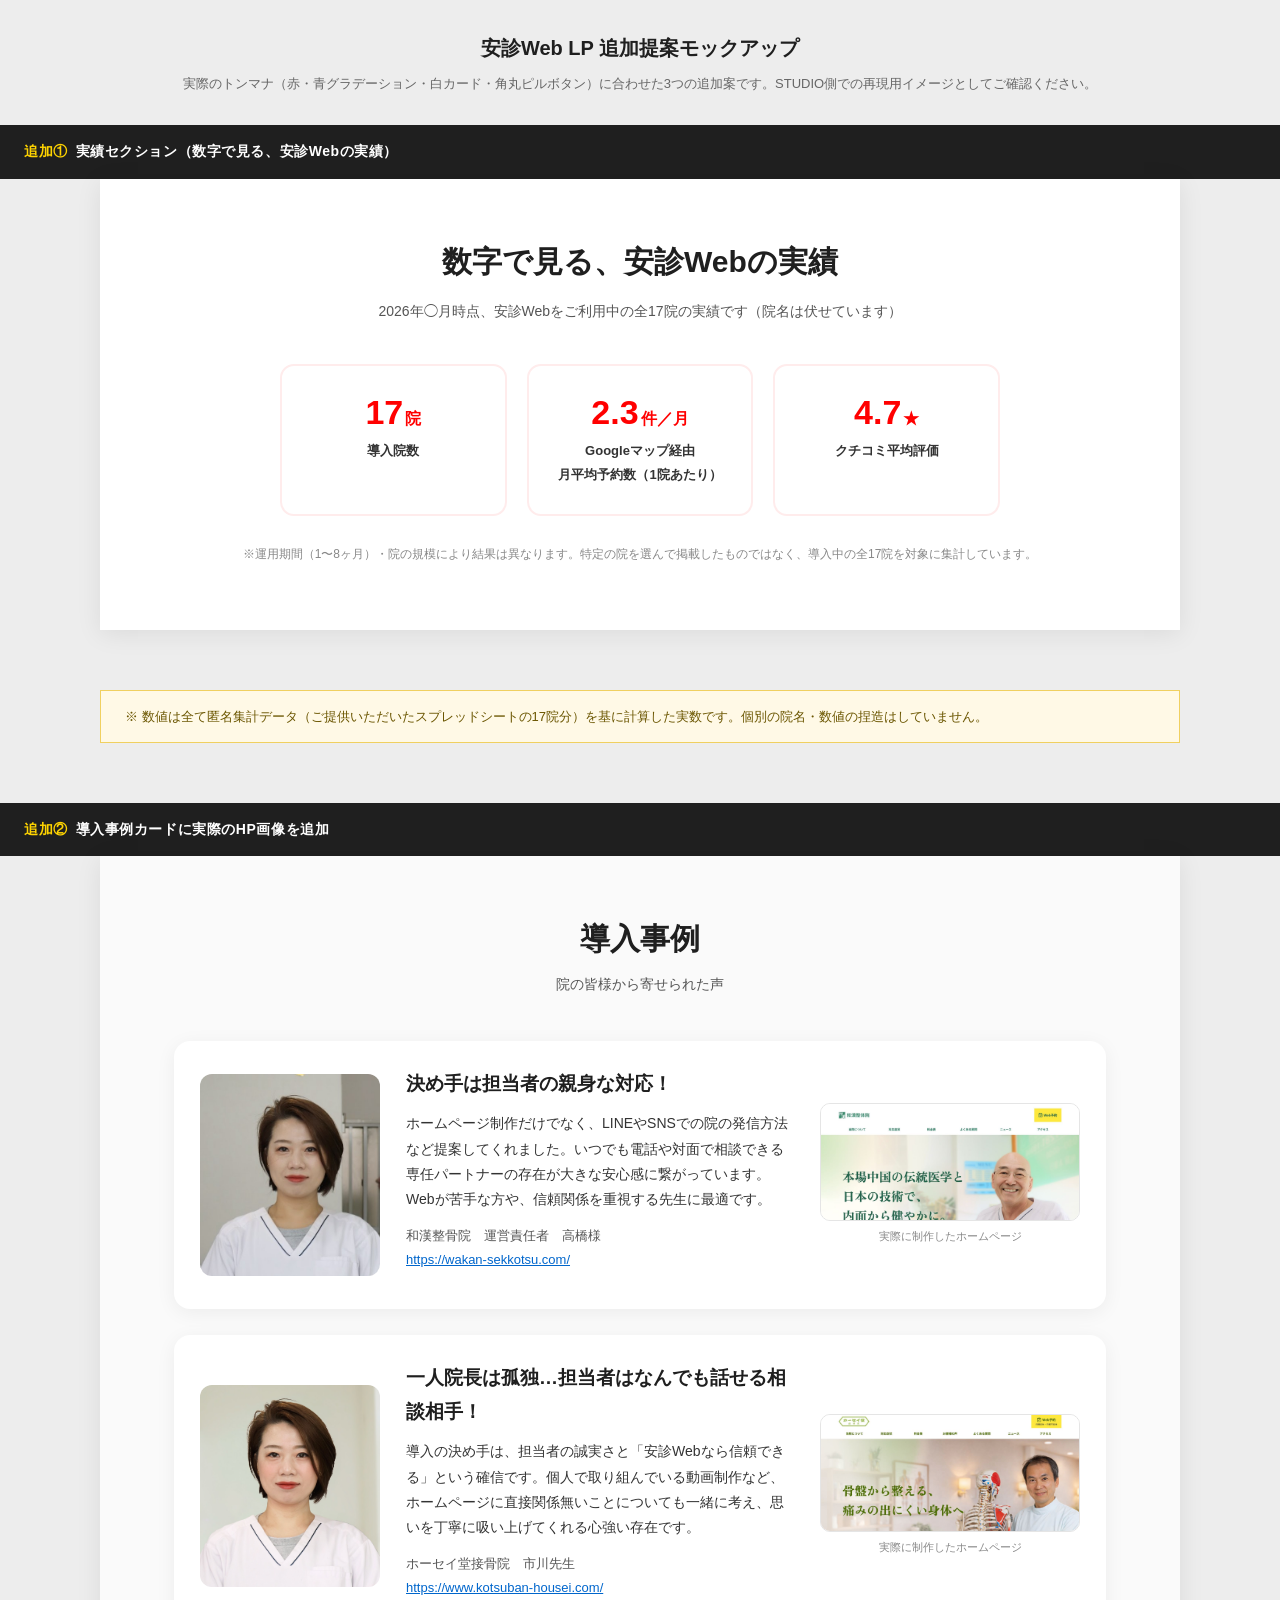
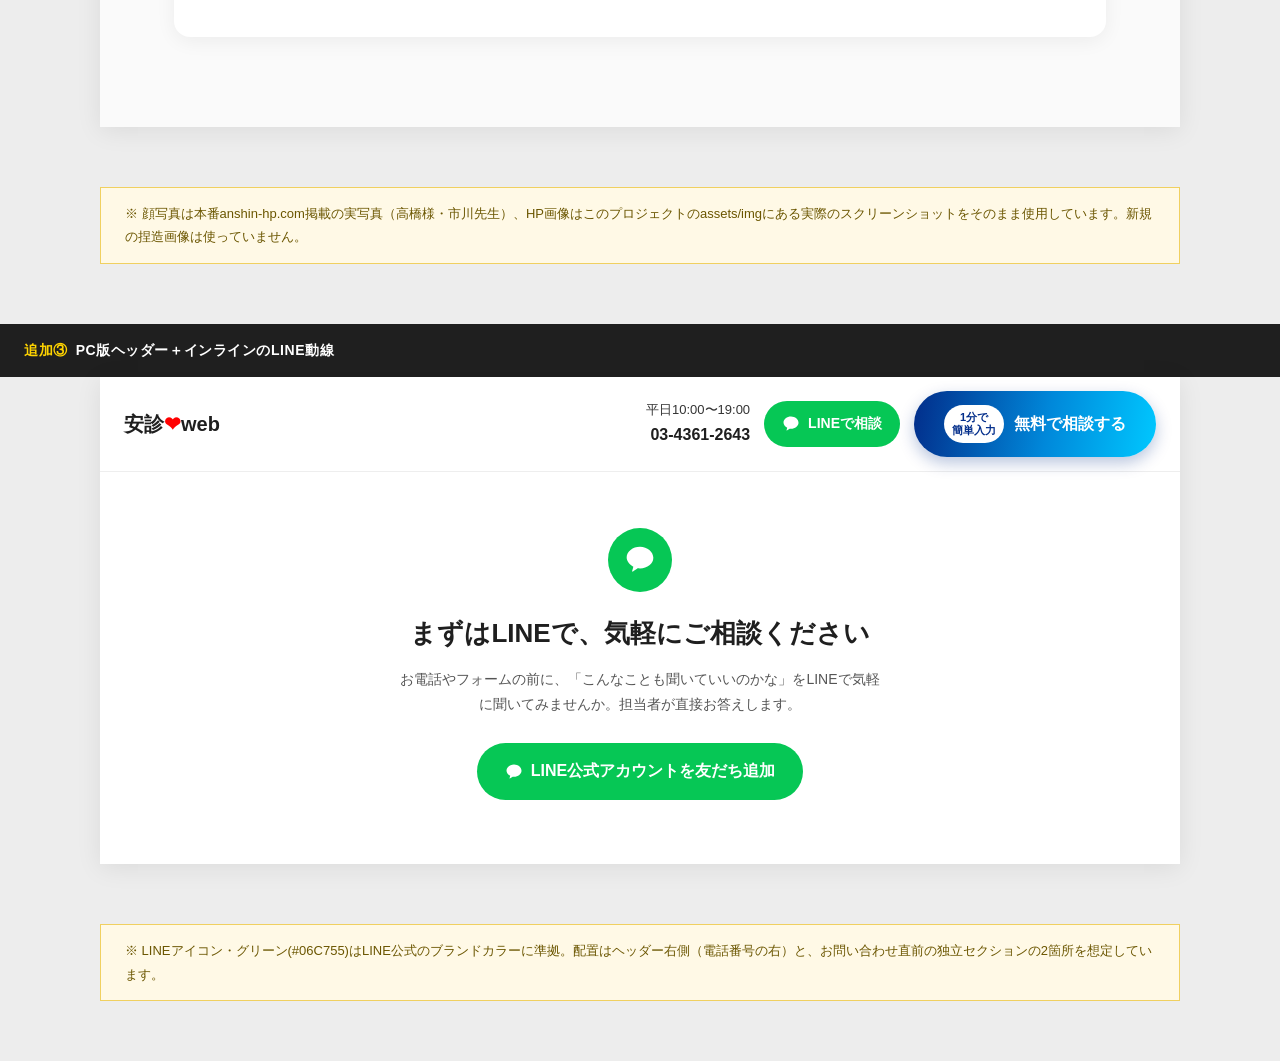
<file: docs/mockups/anshin-hp-addition-mockup.html>
<!DOCTYPE html>
<html lang="ja">
<head>
<meta charset="UTF-8">
<title>安診Web 追加提案モックアップ（実績／導入事例拡張／LINE動線）</title>
<style>
  * { margin: 0; padding: 0; box-sizing: border-box; }
  body {
    font-family: "Hiragino Kaku Gothic ProN", "Hiragino Sans", "Noto Sans JP", "Yu Gothic Medium", YuGothic, sans-serif;
    color: #1F1F1F; background: #EDEDED; line-height: 1.8;
  }
  .label-bar {
    background: #1F1F1F; color: #fff; padding: 14px 24px; font-size: 14px; font-weight: 700;
    letter-spacing: .04em;
  }
  .label-bar span { color: #FFD400; margin-right: 8px; }
  .frame { max-width: 1080px; margin: 0 auto 60px; background: #fff; box-shadow: 0 4px 24px rgba(0,0,0,.08); }
  .note {
    max-width: 1080px; margin: 0 auto 4px; background: #FFF9E6; border: 1px solid #F0D060;
    padding: 14px 24px; font-size: 13px; color: #6B5600;
  }
  .inner { max-width: 980px; margin: 0 auto; padding: 0 24px; }

  /* ---- 共通：赤・青CTA ---- */
  .btn-blue {
    display: inline-flex; align-items: center; gap: 10px; text-decoration: none; color: #fff;
    font-weight: 800; font-size: 16px; padding: 14px 30px; border-radius: 999px;
    background: linear-gradient(100deg, #022D8A 0%, #0088DA 55%, #00C8FF 100%);
    box-shadow: 0 6px 16px rgba(2,45,138,.28);
  }
  .btn-blue .tag {
    background: #fff; color: #022D8A; font-size: 11px; font-weight: 800; border-radius: 999px;
    padding: 6px 8px; line-height: 1.2; text-align: center;
  }
  .badge-red {
    display: inline-flex; align-items: center; justify-content: center; text-align: center;
    background: #FF0000; color: #fff; font-weight: 800; font-size: 12px; border-radius: 50%;
    width: 56px; height: 56px; flex: none; line-height: 1.3;
  }

  /* ==================================================================
     ① 実績セクション（KPI）
  ================================================================== */
  .kpi-section { padding: 56px 0 64px; text-align: center; }
  .kpi-section h2 { font-size: 30px; font-weight: 800; margin-bottom: 10px; }
  .kpi-section .sub { color: #555; font-size: 14px; margin-bottom: 40px; }
  .kpi-grid { display: grid; grid-template-columns: repeat(3, 1fr); gap: 20px; max-width: 720px; margin: 0 auto; }
  .kpi-card {
    border: 2px solid #FFECEC; border-radius: 14px; padding: 28px 12px; background: #fff;
  }
  .kpi-card .num { font-size: 34px; font-weight: 900; color: #FF0000; line-height: 1.1; }
  .kpi-card .num small { font-size: 16px; font-weight: 700; margin-left: 2px; }
  .kpi-card .lbl { font-size: 13px; color: #333; margin-top: 8px; font-weight: 700; }
  .kpi-foot { font-size: 12px; color: #888; margin-top: 28px; }

  /* ==================================================================
     ② 導入事例カード（顔写真＋実際のHP画像）
  ================================================================== */
  .case-section { padding: 56px 0 64px; background: #FAFAFA; }
  .case-section h2 { text-align: center; font-size: 30px; font-weight: 800; margin-bottom: 6px; }
  .case-section .sub { text-align: center; color: #555; font-size: 14px; margin-bottom: 44px; }
  .case-card {
    display: grid; grid-template-columns: 180px 1fr 260px; gap: 26px; align-items: center;
    background: #fff; border-radius: 16px; box-shadow: 0 4px 20px rgba(0,0,0,.06);
    padding: 26px; margin-bottom: 26px;
  }
  .case-card .face { width: 180px; height: 202px; object-fit: cover; border-radius: 12px; }
  .case-card .body h3 { font-size: 19px; font-weight: 800; margin-bottom: 10px; }
  .case-card .body p { font-size: 14px; color: #333; margin-bottom: 12px; }
  .case-card .body .who { font-size: 13px; color: #555; }
  .case-card .body .who a { color: #0066CC; }
  .case-card .site-shot { width: 100%; border-radius: 10px; border: 1px solid #E5E5E5; display: block; }
  .case-card .site-shot-wrap { text-align: center; }
  .case-card .site-shot-cap { font-size: 11px; color: #888; margin-top: 6px; }
  @media (max-width: 760px) {
    .case-card { grid-template-columns: 1fr; }
    .case-card .face { width: 120px; height: 135px; }
  }

  /* ==================================================================
     ③ LINE動線
  ================================================================== */
  .header-mock {
    display: flex; align-items: center; justify-content: space-between; padding: 14px 24px;
    border-bottom: 1px solid #eee;
  }
  .header-mock .logo { font-weight: 900; font-size: 20px; color: #1F1F1F; }
  .header-mock .right { display: flex; align-items: center; gap: 14px; }
  .btn-line {
    display: inline-flex; align-items: center; gap: 8px; text-decoration: none;
    background: #06C755; color: #fff; font-weight: 800; font-size: 14px;
    padding: 10px 18px; border-radius: 999px;
  }
  .btn-line svg { width: 18px; height: 18px; fill: #fff; }
  .btn-tel-mock { font-size: 13px; color: #333; text-align: right; }
  .btn-tel-mock strong { display: block; font-size: 16px; color: #1F1F1F; }

  .line-section { padding: 56px 0 64px; text-align: center; }
  .line-section .icon-circle {
    width: 64px; height: 64px; border-radius: 50%; background: #06C755; display: flex;
    align-items: center; justify-content: center; margin: 0 auto 18px;
  }
  .line-section .icon-circle svg { width: 32px; height: 32px; fill: #fff; }
  .line-section h2 { font-size: 26px; font-weight: 800; margin-bottom: 10px; }
  .line-section p { color: #555; font-size: 14px; margin-bottom: 26px; max-width: 480px; margin-left: auto; margin-right: auto; }

  h1.page-title { text-align: center; padding: 30px 20px 6px; font-size: 20px; color: #1F1F1F; }
  p.page-lead { text-align: center; padding: 0 20px 30px; color: #666; font-size: 13px; }
</style>
</head>
<body>

<h1 class="page-title">安診Web LP 追加提案モックアップ</h1>
<p class="page-lead">実際のトンマナ（赤・青グラデーション・白カード・角丸ピルボタン）に合わせた3つの追加案です。STUDIO側での再現用イメージとしてご確認ください。</p>

<!-- ============ ① 実績セクション ============ -->
<div class="label-bar"><span>追加①</span>実績セクション（数字で見る、安診Webの実績）</div>
<div class="frame">
  <section class="kpi-section">
    <div class="inner">
      <h2>数字で見る、安診Webの実績</h2>
      <p class="sub">2026年◯月時点、安診Webをご利用中の全17院の実績です（院名は伏せています）</p>
      <div class="kpi-grid">
        <div class="kpi-card">
          <div class="num">17<small>院</small></div>
          <div class="lbl">導入院数</div>
        </div>
        <div class="kpi-card">
          <div class="num">2.3<small>件／月</small></div>
          <div class="lbl">Googleマップ経由<br>月平均予約数（1院あたり）</div>
        </div>
        <div class="kpi-card">
          <div class="num">4.7<small>★</small></div>
          <div class="lbl">クチコミ平均評価</div>
        </div>
      </div>
      <p class="kpi-foot">※運用期間（1〜8ヶ月）・院の規模により結果は異なります。特定の院を選んで掲載したものではなく、導入中の全17院を対象に集計しています。</p>
    </div>
  </section>
</div>
<div class="note">
  ※ 数値は全て匿名集計データ（ご提供いただいたスプレッドシートの17院分）を基に計算した実数です。個別の院名・数値の捏造はしていません。
</div>

<!-- ============ ② 導入事例カード（顔写真＋HP画像） ============ -->
<div class="label-bar" style="margin-top:60px;"><span>追加②</span>導入事例カードに実際のHP画像を追加</div>
<div class="frame">
  <section class="case-section">
    <div class="inner">
      <h2>導入事例</h2>
      <p class="sub">院の皆様から寄せられた声</p>

      <div class="case-card">
        <img class="face" src="anshin-hp-additions-assets/takahashi.jpg" alt="和漢整骨院 運営責任者 高橋様">
        <div class="body">
          <h3>決め手は担当者の親身な対応！</h3>
          <p>ホームページ制作だけでなく、LINEやSNSでの院の発信方法など提案してくれました。いつでも電話や対面で相談できる専任パートナーの存在が大きな安心感に繋がっています。Webが苦手な方や、信頼関係を重視する先生に最適です。</p>
          <p class="who">和漢整骨院　運営責任者　高橋様<br><a href="https://wakan-sekkotsu.com/" target="_blank">https://wakan-sekkotsu.com/</a></p>
        </div>
        <div class="site-shot-wrap">
          <img class="site-shot" src="anshin-hp-additions-assets/seikotsuin-fv-wakan-sekkotsuin.jpg" alt="和漢整骨院 ホームページ">
          <p class="site-shot-cap">実際に制作したホームページ</p>
        </div>
      </div>

      <div class="case-card">
        <img class="face" src="anshin-hp-additions-assets/ichikawa.jpg" alt="ホーセイ堂接骨院 市川先生">
        <div class="body">
          <h3>一人院長は孤独…担当者はなんでも話せる相談相手！</h3>
          <p>導入の決め手は、担当者の誠実さと「安診Webなら信頼できる」という確信です。個人で取り組んでいる動画制作など、ホームページに直接関係無いことについても一緒に考え、思いを丁寧に吸い上げてくれる心強い存在です。</p>
          <p class="who">ホーセイ堂接骨院　市川先生<br><a href="https://www.kotsuban-housei.com/" target="_blank">https://www.kotsuban-housei.com/</a></p>
        </div>
        <div class="site-shot-wrap">
          <img class="site-shot" src="anshin-hp-additions-assets/seikotsuin-fv-kotsuban-housei.jpg" alt="ホーセイ堂接骨院 ホームページ">
          <p class="site-shot-cap">実際に制作したホームページ</p>
        </div>
      </div>
    </div>
  </section>
</div>
<div class="note">
  ※ 顔写真は本番anshin-hp.com掲載の実写真（高橋様・市川先生）、HP画像はこのプロジェクトのassets/imgにある実際のスクリーンショットをそのまま使用しています。新規の捏造画像は使っていません。
</div>

<!-- ============ ③ LINE動線 ============ -->
<div class="label-bar" style="margin-top:60px;"><span>追加③</span>PC版ヘッダー＋インラインのLINE動線</div>
<div class="frame">
  <div class="header-mock">
    <div class="logo">安診<span style="color:#FF0000">❤</span>web</div>
    <div class="right">
      <div class="btn-tel-mock">平日10:00〜19:00<strong>03-4361-2643</strong></div>
      <a class="btn-line" href="#">
        <svg viewBox="0 0 24 24"><path d="M12 2C6.5 2 2 5.6 2 10c0 2.9 2 5.5 5 7-.2.9-.8 2.8-.9 3.3-.1.5.2.5.4.4.2-.1 2.7-1.8 3.7-2.5.6.1 1.2.1 1.8.1 5.5 0 10-3.6 10-8S17.5 2 12 2Z"/></svg>
        LINEで相談
      </a>
      <a class="btn-blue" href="#"><span class="tag">1分で<br>簡単入力</span>無料で相談する</a>
    </div>
  </div>

  <section class="line-section">
    <div class="icon-circle">
      <svg viewBox="0 0 24 24"><path d="M12 2C6.5 2 2 5.6 2 10c0 2.9 2 5.5 5 7-.2.9-.8 2.8-.9 3.3-.1.5.2.5.4.4.2-.1 2.7-1.8 3.7-2.5.6.1 1.2.1 1.8.1 5.5 0 10-3.6 10-8S17.5 2 12 2Z"/></svg>
    </div>
    <h2>まずはLINEで、気軽にご相談ください</h2>
    <p>お電話やフォームの前に、「こんなことも聞いていいのかな」をLINEで気軽に聞いてみませんか。担当者が直接お答えします。</p>
    <a class="btn-line" href="#" style="font-size:16px; padding:14px 28px;">
      <svg viewBox="0 0 24 24"><path d="M12 2C6.5 2 2 5.6 2 10c0 2.9 2 5.5 5 7-.2.9-.8 2.8-.9 3.3-.1.5.2.5.4.4.2-.1 2.7-1.8 3.7-2.5.6.1 1.2.1 1.8.1 5.5 0 10-3.6 10-8S17.5 2 12 2Z"/></svg>
      LINE公式アカウントを友だち追加
    </a>
  </section>
</div>
<div class="note" style="margin-bottom:60px;">
  ※ LINEアイコン・グリーン(#06C755)はLINE公式のブランドカラーに準拠。配置はヘッダー右側（電話番号の右）と、お問い合わせ直前の独立セクションの2箇所を想定しています。
</div>

</body>
</html>
</file>
<file: assets/css/variables.css>
/* ============================================================
   variables.css — デザイントークン
   配色・角丸などの共通値。色を変えたいときはこのファイルだけ触る。
============================================================ */
:root {
  /* ブランドカラー（緑系） */
  --green-deep: #1F7A55;
  --green-accent: #3DBB7E;
  --green-pale: #EDF7F2;
  --green-line: #CDE8DB;
  --green-contact-end: #175E42;  /* S11 背景グラデーションの終点 */
  --green-darkest: #12362A;      /* フッター背景 */
  --hero-dark: #0F3C2A;          /* S1 ファーストビュー背景 */

  /* CTAカラー（オレンジ系） */
  --cta-orange: #F59E0B;
  --cta-orange-dark: #D97706;

  /* アクセント */
  --red-accent: #C81E1E;
  --red-underline: #FBD3D3;

  /* テキスト */
  --text-main: #1F2933;
  --text-sub: #52606D;
  --text-on-dark: #B9D6C8;       /* フッター文字 */
  --text-lead-on-dark: #D7EEE2;  /* S11 リード文 */

  /* グレー系（カード背景・フォーム罫線） */
  --white: #FFFFFF;
  --gray-bg: #FAFBFC;
  --gray-border: #E4E7EB;
  --gray-line: #CBD2D9;
  --gray-line-strong: #9AA5B1;

  --radius: 14px;
}
</file>
<file: assets/css/base.css>
/* ============================================================
   base.css — リセット・基本タイポグラフィ・ユーティリティ
============================================================ */
* { margin: 0; padding: 0; box-sizing: border-box; }

html { scroll-behavior: smooth; scroll-padding-top: 72px; }

body {
  font-family: "Hiragino Kaku Gothic ProN", "Hiragino Sans", "Noto Sans JP", "Yu Gothic Medium", YuGothic, sans-serif;
  color: var(--text-main);
  line-height: 1.8;
  background: var(--white);
  padding-bottom: 64px; /* スマホ固定CTAバー分 */
}

/* height:auto は必須。各imgにCLS対策の width/height 属性を入れているため、
   これがないと属性値そのままの高さで描画され画像が歪む */
img { max-width: 100%; height: auto; }
a { color: var(--green-deep); }

/* ---------- 見出し・リード文 ---------- */
h2 { font-size: clamp(24px, 4vw, 34px); line-height: 1.45; margin-bottom: 36px; }
h2 .em { color: var(--green-deep); }
.em-red { color: var(--red-accent); }
.lead { color: var(--text-sub); margin: -20px 0 36px; }

/* ---------- ユーティリティ ---------- */
.center { text-align: center; }
.mt-40 { margin-top: 40px; }
</file>
<file: assets/css/layout.css>
/* ============================================================
   layout.css — 全体レイアウト
   コンテナ／ヘッダー／フッター／スマホ固定CTAバー
============================================================ */

/* ---------- コンテナ ---------- */
.inner { max-width: 1040px; margin: 0 auto; padding: 0 20px; }
section { padding: 72px 0; }

/* ---------- ヘッダー ---------- */
header {
  position: sticky; top: 0; z-index: 100; background: rgba(255,255,255,.95);
  backdrop-filter: blur(6px); border-bottom: 1px solid var(--green-line);
}
.header-inner { display: flex; align-items: center; justify-content: space-between; height: 64px; }
.logo { display: flex; align-items: center; gap: 10px; text-decoration: none; flex-shrink: 0; }
/* width/height属性はCLS対策の内寸。表示サイズはここで指定する */
.logo img { display: block; width: auto; height: 50px; }
.logo span { font-size: 11px; font-weight: 600; color: var(--text-sub); display: block; line-height: 1.2; white-space: nowrap; }
nav.gnav { display: flex; align-items: center; flex-wrap: nowrap; }
nav.gnav a {
  text-decoration: none; color: var(--text-main); font-size: 15px; font-weight: 600; margin-left: 18px;
  white-space: nowrap;
}
nav.gnav a.btn-cta { color: #fff; }
nav.gnav .btn { padding: 10px 22px; font-size: 15px; margin-left: 18px; white-space: nowrap; }

/* ヘッダー内の電話番号 */
.header-tel {
  display: inline-flex; flex-direction: column; align-items: flex-start; line-height: 1.2;
  color: var(--green-deep) !important; font-weight: 800 !important; font-size: 17px !important;
  border-left: 1px solid var(--green-line); padding-left: 16px; margin-left: 18px; white-space: nowrap;
}
.header-tel .tel-icon { display: none; }
.header-tel small { font-size: 11px; font-weight: 600; color: var(--text-sub); }

@media (max-width: 1320px) { .header-tel { display: none; } }
@media (max-width: 960px) { nav.gnav a:not(.btn) { display: none; } }

/* ---------- 提供サービスの帯（ヘッダー直下・S1の上） ---------- */
.trust-strip { background: var(--green-pale); border-bottom: 1px solid var(--green-line); }
.trust-strip-inner {
  display: flex; flex-wrap: wrap; align-items: center; justify-content: center;
  gap: 10px 26px; padding-top: 12px; padding-bottom: 12px;
}
.ts-item {
  display: inline-flex; align-items: center; gap: 7px;
  font-size: 14px; font-weight: 700; color: var(--green-deep); white-space: nowrap;
}
/* SVGは viewBox のみで寸法を持たないため、ここで必ずサイズを与える */
.ts-icon { display: inline-flex; flex-shrink: 0; }
.ts-icon svg { width: 18px; height: 18px; display: block; }

@media (max-width: 640px) {
  .trust-strip-inner { gap: 8px 16px; padding-top: 10px; padding-bottom: 10px; }
  .ts-item { font-size: 12px; gap: 5px; }
  .ts-icon svg { width: 15px; height: 15px; }
}

/* ---------- フッター ---------- */
footer { background: var(--green-darkest); color: var(--text-on-dark); padding: 40px 0 100px; font-size: 14px; }
footer .inner { display: flex; flex-wrap: wrap; justify-content: space-between; gap: 16px; }
footer a { color: var(--text-on-dark); margin-right: 18px; }
.footer-brand { display: flex; align-items: center; gap: 10px; }
.footer-logo { filter: brightness(0) invert(1); width: auto; height: 24px; } /* 緑のロゴを白抜きにする */

/* ---------- スマホ固定CTAバー ---------- */
.fixed-cta {
  position: fixed; bottom: 0; left: 0; right: 0; z-index: 200; display: none;
  grid-template-columns: 1fr 1fr 1fr; gap: 8px; padding: 10px 12px;
  background: rgba(255,255,255,.96); border-top: 1px solid var(--green-line);
}
.fixed-cta a { text-decoration: none; text-align: center; font-weight: 800; font-size: 14px; border-radius: 10px; padding: 13px 6px; }
.fixed-cta .f-consult { background: linear-gradient(180deg, var(--cta-orange), var(--cta-orange-dark)); color: #fff; }
.fixed-cta .f-line { background: #06C755; color: #fff; }  /* LINEブランドカラー */
.fixed-cta .f-tel { background: var(--green-deep); color: #fff; }

/* 3ボタンだと狭いので文字を詰める */
@media (max-width: 400px) { .fixed-cta a { font-size: 12px; padding: 12px 2px; } }

@media (max-width: 860px) { .fixed-cta { display: grid; } }
@media (min-width: 861px) { body { padding-bottom: 0; } }
</file>
<file: assets/css/components.css>
/* ============================================================
   components.css — 複数セクションで使い回す部品
   セクションラベル／ボタン／CTAバッジ／画像プレースホルダー／
   比較テーブル／フォーム
============================================================ */

/* ---------- セクションラベル（SERVICE / PRICE など） ---------- */
.sec-label {
  display: inline-block; color: var(--green-deep); font-size: 13px; font-weight: 700;
  letter-spacing: .12em; border: 1px solid var(--green-accent); border-radius: 999px;
  padding: 2px 14px; margin-bottom: 14px; background: var(--white);
}
/* 濃い背景のセクションに置く場合（S11 CONTACT） */
.sec-label.on-dark { background: transparent; color: #fff; border-color: #fff; }

/* ---------- ボタン ---------- */
.btn {
  display: inline-block; text-decoration: none; font-weight: 700; text-align: center;
  border-radius: 999px; transition: transform .15s, box-shadow .15s;
}
.btn:hover { transform: translateY(-2px); }
.btn-cta {
  background: linear-gradient(180deg, var(--cta-orange), var(--cta-orange-dark));
  color: #fff; padding: 17px 40px; font-size: 17px; position: relative; z-index: 1;
  box-shadow: 0 6px 18px rgba(217, 119, 6, .35);
}
.btn-cta small { display: block; font-size: 12px; font-weight: 500; opacity: .95; }
.btn-sub {
  background: var(--white); color: var(--green-deep); border: 2px solid var(--green-deep);
  padding: 16px 36px; font-size: 15px;
}

/* ---------- CTAボタン上の吹き出しバッジ ---------- */
.cta-with-badge { position: relative; display: inline-block; padding-top: 22px; }
.cta-with-badge.full { width: 100%; }
.cta-badge {
  display: inline-block; background: var(--green-deep); color: #fff;
  font-size: 12px; font-weight: 800; padding: 7px 18px; border-radius: 999px;
  position: absolute; top: 0; left: 50%; transform: translateX(-50%); z-index: 2; white-space: nowrap;
}
.cta-badge::after {
  content: ""; position: absolute; left: 50%; bottom: -6px; transform: translateX(-50%); width: 0; height: 0;
  border-left: 7px solid transparent; border-right: 7px solid transparent; border-top: 7px solid var(--green-deep);
}

/* ---------- 画像プレースホルダー（一部未確定要素のみ使用） ---------- */
.ph {
  background: repeating-linear-gradient(45deg, #DCEFE6, #DCEFE6 12px, #E9F5EF 12px, #E9F5EF 24px);
  border: 2px dashed var(--green-accent); border-radius: var(--radius);
  display: flex; align-items: center; justify-content: center; text-align: center;
  color: var(--green-deep); font-size: 13px; font-weight: 700; padding: 12px;
}

/* ---------- 比較テーブル（S8で使用） ---------- */
.compare-wrap { overflow-x: auto; }
table.compare { width: 100%; min-width: 640px; border-collapse: collapse; font-size: 16px; }
table.compare th, table.compare td { border: 1px solid var(--green-line); padding: 14px 12px; text-align: center; }
table.compare thead th { background: var(--green-pale); }
table.compare thead th.us { background: var(--green-deep); color: #fff; font-size: 17px; }
table.compare td.us { background: #F4FBF7; font-weight: 700; color: var(--green-deep); }
table.compare td:first-child, table.compare th:first-child { text-align: left; font-weight: 700; background: var(--gray-bg); }
.compare-note { font-size: 13.5px; color: var(--text-sub); margin-top: 12px; }

/* ---------- フォーム（S4 資料DL・S11 問い合わせで使用） ---------- */
form { background: var(--white); border-radius: var(--radius); padding: 32px; color: var(--text-main); }
.form-row { margin-bottom: 18px; }
.form-row label { display: block; font-size: 15px; font-weight: 700; margin-bottom: 6px; }
.req { color: var(--red-accent); font-size: 12px; border: 1px solid var(--red-accent); border-radius: 4px; padding: 0 6px; margin-left: 8px; }
.opt { color: var(--text-sub); font-size: 12px; border: 1px solid var(--gray-line-strong); border-radius: 4px; padding: 0 6px; margin-left: 8px; }
input[type=text], input[type=tel], input[type=email], select, textarea {
  width: 100%; border: 1px solid var(--gray-line); border-radius: 8px; padding: 12px; font-size: 16px; font-family: inherit;
}
.radio-group { display: flex; flex-wrap: wrap; gap: 10px; }
.radio-group label {
  font-weight: 500; font-size: 15px; border: 1px solid var(--gray-line); border-radius: 999px;
  padding: 8px 16px; cursor: pointer; display: inline-flex; align-items: center; gap: 6px; margin: 0;
}
form .btn-cta { width: 100%; border: none; cursor: pointer; font-family: inherit; }
.form-fine { font-size: 12px; color: var(--text-sub); margin-top: 12px; text-align: center; }
</file>
<file: assets/css/sections.css>
/* ============================================================
   sections.css — 各セクション固有のスタイル
   index.html の S1〜S11 のコメントと対応している
============================================================ */

/* ---------- S1 ファーストビュー（背景ビジュアルのみ・中央寄せ） ---------- */
.hero { position: relative; overflow: hidden; padding: 40px 0 32px; background: var(--hero-dark); }

/* ⚠ 既知の不具合（元の <style> の記述順をそのまま維持しています）
   .hero-sub / .hero-price / .hero-cta はこのブロックより後で再定義されているため、
   下記のスマホ用の余白指定は実際には効いていません（.hero の padding だけが効く）。
   効かせたい場合は、このブロックを S1 の末尾（.hero-tel-note の後）へ移動してください。
   見た目が変わる修正のため、CSS分割時は意図的に手を付けていません。 */
@media (max-width: 640px) {
  .hero { padding: 28px 0 20px; }
  .hero-sub { margin-bottom: 10px; }
  .hero-price { margin-bottom: 16px; }
  .hero-cta { gap: 12px; }
}

/* 背景ビジュアル（クラス名は動画差し替えを想定した名残。現在は静止画） */
.hero-bg-video {
  position: absolute; inset: 0; width: 100%; height: 100%; object-fit: cover; object-position: 50% 38%;
  opacity: 0; transform: scale(1.08);
  animation: heroBgReveal 1.8s ease-out both .1s;
}
@keyframes heroBgReveal {
  from { opacity: 0; transform: scale(1.08); }
  to   { opacity: .8; transform: scale(1); }
}
@media (prefers-reduced-motion: reduce) { .hero-bg-video { animation: none; opacity: .8; transform: scale(1); } }
.hero-bg-overlay {
  position: absolute; inset: 0;
  background: linear-gradient(180deg, rgba(13,46,32,.62) 0%, rgba(13,46,32,.42) 45%, rgba(13,46,32,.68) 100%);
}
.hero-grid { position: relative; z-index: 2; max-width: 760px; margin: 0 auto; text-align: center; animation: heroFadeUp .9s ease-out both; }
@keyframes heroFadeUp { from { opacity: 0; transform: translateY(28px); } to { opacity: 1; transform: translateY(0); } }
/* 要素ごとに少しずつ遅らせて順に出す */
.hero-grid .badges { animation: heroFadeUp .7s ease-out both .1s; }
.hero-grid h1 { animation: heroFadeUp .7s ease-out both .2s; }
.hero-grid .hero-sub { animation: heroFadeUp .7s ease-out both .32s; }
.hero-grid .hero-price { animation: heroFadeUp .7s ease-out both .42s; }
.hero-grid .hero-cta { animation: heroFadeUp .7s ease-out both .52s; }
.hero-grid .hero-tel { animation: heroFadeUp .7s ease-out both .62s; }

.badges { display: flex; flex-wrap: wrap; gap: 8px; margin-bottom: 20px; justify-content: center; }
.badge {
  background: var(--green-accent); color: var(--hero-dark); font-size: 13px; font-weight: 700;
  padding: 4px 14px; border-radius: 999px;
}
.badge.alt { background: rgba(255,255,255,.16); color: #fff; }
h1 {
  font-size: clamp(30px, 5vw, 46px); line-height: 1.35; margin-bottom: 16px; color: #fff;
  text-shadow: 0 2px 16px rgba(0,0,0,.35);
}
h1 .em { color: var(--green-accent); }
.hero-sub { font-size: 16px; color: rgba(255,255,255,.9); margin-bottom: 14px; text-shadow: 0 1px 8px rgba(0,0,0,.3); }
.hero-price { font-size: 14px; color: rgba(255,255,255,.75); font-weight: 600; margin-bottom: 24px; }
.hero-price strong { font-size: 18px; color: var(--green-accent); }
.hero-cta { display: flex; flex-wrap: wrap; gap: 18px; align-items: center; justify-content: center; position: relative; }
.hero-tel {
  display: flex; flex-wrap: wrap; align-items: baseline; justify-content: center; gap: 10px;
  margin-top: 16px; text-decoration: none; color: #fff;
}
.hero-tel-icon { font-size: 20px; }
.hero-tel-num { font-size: 26px; font-weight: 800; letter-spacing: .02em; }
.hero-tel-note { font-size: 13px; color: rgba(255,255,255,.75); width: 100%; text-align: center; }

@media (min-width: 561px) { .hero-tel-note { width: auto; } }

/* ---------- S2 問題提起 ---------- */
.sec-problem { background: var(--white); padding-top: 20px; }
.problem-hook-label {
  background: var(--red-accent); color: #fff; border-color: var(--red-accent);
  font-size: 13px; font-weight: 800;
}
h2.problem-heading { font-size: clamp(28px, 5vw, 40px); }
.problem-heading .underline {
  color: var(--red-accent); text-decoration: underline; text-decoration-thickness: 4px;
  text-underline-offset: 6px; text-decoration-color: var(--red-underline);
}
.problem-grid { display: grid; grid-template-columns: repeat(auto-fit, minmax(260px, 1fr)); gap: 18px; }
.problem-card {
  background: var(--gray-bg); border: 1px solid var(--gray-border); border-radius: var(--radius); padding: 24px;
}
.problem-card .no { color: var(--red-accent); font-weight: 800; font-size: 14px; }
.problem-card h3 { font-size: 18px; margin: 6px 0 8px; }
.problem-card p { font-size: 16px; color: var(--text-sub); }
.problem-close {
  margin-top: 40px; text-align: center; font-size: clamp(16px, 2.6vw, 20px); font-weight: 700;
}
.problem-close .em { color: var(--green-deep); }

/* ---------- S3 担当者・理念 ---------- */
.sec-about { background: var(--green-pale); }
.staff-grid {
  display: grid; grid-template-columns: 220px 1fr; gap: 32px; align-items: center;
  background: var(--white); border-radius: var(--radius); padding: 28px;
  box-shadow: 0 2px 12px rgba(31,122,85,.08);
}
.staff-grid img.portrait { width: 100%; aspect-ratio: 4/5; object-fit: cover; border-radius: var(--radius); }
.staff-msg h3 { font-size: 22px; margin-bottom: 12px; line-height: 1.5; }
.staff-msg p { font-size: 16px; color: var(--text-sub); margin-bottom: 10px; }
.staff-name { font-weight: 700; color: var(--text-main); }
.about-copy-grid { display: grid; grid-template-columns: 1fr 1fr; gap: 24px; margin-top: 24px; }
.about-copy-card { background: var(--white); border-radius: var(--radius); padding: 24px 26px; box-shadow: 0 2px 12px rgba(31,122,85,.08); }
.about-copy-card h3 { font-size: 17px; color: var(--green-deep); margin-bottom: 10px; }
.about-copy-card p { font-size: 16px; color: var(--text-sub); }
.about-video-small {
  width: 100%; max-width: 260px; border-radius: 10px; margin-top: 14px; display: block;
  box-shadow: 0 6px 16px rgba(31,122,85,.15); background: #000;
}

@media (max-width: 720px) { .staff-grid { grid-template-columns: 1fr; } }
@media (max-width: 780px) { .about-copy-grid { grid-template-columns: 1fr; } }

/* ---------- S4 資料ダウンロード ---------- */
.sec-online { background: var(--white); }
.online-list { display: grid; gap: 28px; }
.online-item {
  display: grid; grid-template-columns: 1fr 380px; gap: 32px; align-items: center;
  background: var(--green-pale); border-radius: var(--radius); padding: 32px;
  box-shadow: 0 2px 12px rgba(31, 122, 85, .08); position: relative;
}
.online-item h3 { font-size: 19px; color: var(--green-deep); margin-bottom: 10px; white-space: nowrap; }
.online-item p { font-size: 16px; }
.online-item .guide-img { width: 100%; border-radius: var(--radius); box-shadow: 0 8px 24px rgba(31,122,85,.18); }

/* 資料DLフォーム（問い合わせフォームより簡易な縦積みレイアウト） */
.download-form { display: grid; gap: 10px; margin-top: 16px; max-width: 420px; }
.download-form .btn-cta { font-size: 15px; }

@media (max-width: 860px) { .online-item { grid-template-columns: 1fr; } }
@media (max-width: 480px) { .online-item h3 { font-size: 16px; white-space: normal; } }

/* ---------- S5 サービス4本柱 ---------- */
.pillar { display: grid; gap: 22px; }
.pillar-card {
  background: var(--white); border: 1px solid var(--green-line); border-radius: var(--radius);
  padding: 32px; display: grid; grid-template-columns: 72px 1fr; gap: 24px;
}
.pillar-num {
  font-size: 30px; font-weight: 800; color: var(--green-accent); border-right: 2px solid var(--green-line);
  padding-right: 20px;
}
.pillar-card h3 { font-size: 20px; margin-bottom: 8px; }
.pillar-card p { font-size: 16px; color: var(--text-sub); }
.pillar-note {
  background: var(--green-pale); border-radius: 8px; padding: 10px 16px; margin-top: 12px;
  font-size: 15px; color: var(--text-main);
}
/* 補足枠の中に置く画像（クチコミカード見本など） */
.pillar-img { width: 100%; max-width: 420px; border-radius: 8px; margin-top: 10px; }
/* 同じく補足枠内のレポート見本（やや大きめ） */
.pillar-img-report { width: 100%; max-width: 520px; border-radius: 8px; }

@media (max-width: 640px) {
  .pillar-card { grid-template-columns: 1fr; }
  .pillar-num { border-right: none; padding-right: 0; }
}

/* ---------- S6 実績・お客様の声 ---------- */
.sec-sample { background: var(--green-pale); }
.voice-grid { display: grid; grid-template-columns: repeat(auto-fit, minmax(300px, 1fr)); gap: 20px; }
.voice-card { background: var(--white); border-radius: var(--radius); overflow: hidden; box-shadow: 0 2px 12px rgba(31,122,85,.08); }
.voice-card .site-shot { width: 100%; display: block; border-bottom: 1px solid var(--green-line); }
.voice-card .voice-body { padding: 24px 28px 28px; }
/* width:auto でwidth属性（CLS対策の内寸）を打ち消し、高さ基準の原寸比表示に戻す */
.voice-card .client-logo { width: auto; height: 24px; margin-bottom: 12px; display: block; }
.voice-card h3 { font-size: 17px; margin-bottom: 8px; }
.voice-card p { font-size: 16px; color: var(--text-sub); }
.voice-card .voice-source { font-size: 14px; margin-top: 10px; }
/* 「他にもこのようなご意見を」の小見出し */
h2.voice-sub-heading { font-size: 20px; margin-top: 48px; }
.mini-voice-grid { display: grid; grid-template-columns: repeat(auto-fit, minmax(240px, 1fr)); gap: 16px; margin-top: 20px; }
.mini-voice-card { background: var(--white); border-radius: 10px; padding: 18px 20px; font-size: 15px; box-shadow: 0 2px 8px rgba(31,122,85,.06); }
.mini-voice-card .area { color: var(--green-deep); font-weight: 700; margin-top: 8px; display: block; }

/* ---------- S7 料金 ---------- */
.price-grid { display: grid; grid-template-columns: repeat(auto-fit, minmax(300px, 1fr)); gap: 24px; margin-bottom: 28px; }
.price-card {
  position: relative;  /* .price-ribbon の基準 */
  border: 2px solid var(--green-line); border-radius: var(--radius); overflow: hidden; background: var(--white);
}
/* 「おすすめ」— カード右上の帯 */
.price-ribbon {
  position: absolute; top: 0; right: 0; z-index: 2;
  background: var(--cta-orange); color: #fff;
  font-size: 12px; font-weight: 800; letter-spacing: .04em;
  padding: 6px 16px; border-bottom-left-radius: 10px;
}
.price-card.main { border-color: var(--green-deep); }
.price-head { background: var(--green-deep); color: #fff; text-align: center; padding: 16px; font-size: 18px; font-weight: 800; }
.price-card.sub .price-head { background: var(--green-accent); }
.price-body { padding: 28px; }
.price-fig { display: grid; grid-template-columns: 1fr 1fr; gap: 12px; margin-bottom: 20px; text-align: center; }
.price-fig .cell { background: var(--green-pale); border-radius: 10px; padding: 14px 10px; }
.price-fig .cell .label { font-size: 14px; color: var(--text-sub); font-weight: 700; margin-bottom: 4px; }
.price-fig .cell .num { font-size: 27px; font-weight: 800; color: var(--green-deep); }
.price-fig .cell .num .unit { font-size: 15px; font-weight: 700; margin-left: 2px; }
.price-body ul { list-style: none; }
.price-body li { font-size: 16px; padding: 8px 0 8px 28px; border-bottom: 1px dashed var(--green-line); position: relative; }
.price-body li::before { content: "✓"; position: absolute; left: 4px; color: var(--green-accent); font-weight: 800; }
.price-banner {
  background: var(--green-pale); border: 2px solid var(--green-deep); border-radius: var(--radius);
  text-align: center; padding: 20px; font-size: 18px; font-weight: 800; color: var(--green-deep); margin-bottom: 16px;
}
.price-fine { font-size: 14px; color: var(--text-sub); }

/* ---------- S8 比較表 ----------
   テーブル本体のスタイルは components.css を参照 */
.sec-compare { padding-top: 0; } /* S7 料金セクションと続けて見せる */

/* ---------- S9 導入の流れ ---------- */
.sec-flow { background: var(--green-pale); }
.flow-list { list-style: none; counter-reset: flow; display: grid; gap: 14px; }
.flow-list li {
  counter-increment: flow; background: var(--white); border-radius: var(--radius); padding: 22px 24px 22px 76px;
  position: relative; box-shadow: 0 2px 10px rgba(31,122,85,.07);
}
.flow-list li::before {
  content: counter(flow, decimal-leading-zero); position: absolute; left: 22px; top: 50%; transform: translateY(-50%);
  color: var(--green-accent); font-size: 24px; font-weight: 800;
}
.flow-list h3 { font-size: 17px; }
.flow-list p { font-size: 16px; color: var(--text-sub); }

/* ---------- S10 FAQ ---------- */
.sec-faq { background: var(--white); }
.faq-list { display: grid; gap: 12px; }
details {
  background: var(--green-pale); border-radius: var(--radius); padding: 0; overflow: hidden;
  box-shadow: 0 2px 10px rgba(31,122,85,.07);
}
summary {
  cursor: pointer; list-style: none; padding: 20px 52px 20px 52px; font-weight: 700; font-size: 16px; position: relative;
}
summary::before { content: "Q"; position: absolute; left: 20px; color: var(--green-deep); font-weight: 800; }
summary::after { content: "＋"; position: absolute; right: 20px; color: var(--green-accent); font-weight: 800; }
details[open] summary::after { content: "−"; }
.faq-a { padding: 0 24px 20px 52px; font-size: 16px; color: var(--text-sub); position: relative; }
.faq-a::before { content: "A"; position: absolute; left: 20px; color: var(--cta-orange); font-weight: 800; }

/* ---------- S11 CTA・フォーム ----------
   フォーム部品のスタイルは components.css を参照 */
.sec-contact { background: linear-gradient(180deg, var(--green-deep), var(--green-contact-end)); color: #fff; }
.sec-contact h2 { color: #fff; text-align: center; }
.sec-contact .lead { color: var(--text-lead-on-dark); text-align: center; }
.contact-grid { display: grid; grid-template-columns: 1fr 1fr; gap: 32px; align-items: start; }
.contact-alt { background: rgba(255,255,255,.08); border-radius: var(--radius); padding: 28px; }
.contact-alt h3 { font-size: 17px; margin-bottom: 14px; }
.contact-alt .tel { font-size: 30px; font-weight: 800; letter-spacing: .04em; }
.contact-alt .tel small { display: block; font-size: 14px; font-weight: 500; opacity: .85; }

@media (max-width: 860px) { .contact-grid { grid-template-columns: 1fr; } }

/* ============================================================
   以下は S1〜S11 の後から追加された小数点セクション（S1.5 等）。
   HTML には存在するが CSS が未実装だったため、既存トークンに
   合わせて追加している。並び順は index.html の登場順。
============================================================ */

/* ---------- S1.6 広告の前に、まず土台を ---------- */
.sec-foundation { background: var(--white); padding-top: 56px; }
.foundation-preface { font-size: 17px; font-weight: 600; color: var(--text-sub); margin-bottom: 14px; }
/* 「ちょっと待った！」— 帯状に目立たせる */
.foundation-slash-wrap { display: flex; justify-content: center; margin-bottom: 28px; }
.foundation-slash {
  display: inline-block; position: relative;
  font-size: clamp(22px, 3.6vw, 30px); font-weight: 800; color: var(--red-accent);
  padding: 0 42px;
}
/* 左右の斜線 */
.foundation-slash::before,
.foundation-slash::after {
  content: ""; position: absolute; top: 50%; width: 26px; height: 2px;
  background: var(--red-accent); border-radius: 2px;
}
.foundation-slash::before { left: 0; transform: translateY(-50%) rotate(58deg); }
.foundation-slash::after  { right: 0; transform: translateY(-50%) rotate(-58deg); }
/* 実績数値のパネル */
.foundation-stat {
  max-width: 720px; margin: 8px auto 0; text-align: center;
  background: var(--green-pale); border: 1px solid var(--green-line);
  border-radius: var(--radius); padding: 24px 26px;
}
.foundation-stat-num { font-size: clamp(17px, 2.4vw, 21px); font-weight: 700; line-height: 1.7; color: var(--text-main); }
.foundation-stat-note { font-size: 13px; color: var(--text-sub); margin-top: 10px; }
/* マーカー風ハイライト（下半分だけ塗る） */
.em-hl {
  color: var(--green-deep); font-weight: 800; font-size: 1.25em;
  background: linear-gradient(transparent 62%, rgba(61,187,126,.28) 62%);
  padding: 0 2px;
}

@media (max-width: 640px) {
  .sec-foundation { padding-top: 40px; }
  .foundation-preface { font-size: 15px; }
  .foundation-slash { padding: 0 32px; }
  .foundation-slash::before, .foundation-slash::after { width: 20px; }
  .foundation-stat { padding: 20px 18px; }
}

/* ---------- S1.5 / S5.5 プラン紹介（2枚組・価格カード） ---------- */
.sec-plan { background: var(--gray-bg); }
.plan-eyebrow { font-size: 15px; font-weight: 600; color: var(--green-deep); margin-bottom: 12px; }
.plan-combo { display: grid; grid-template-columns: 1fr 1fr; gap: 24px; }
.plan-combo-box {
  background: var(--white); border: 1px solid var(--green-line); border-radius: var(--radius);
  padding: 20px; text-align: center; box-shadow: 0 2px 12px rgba(31,122,85,.08);
}
.plan-combo-photo { border-radius: 10px; overflow: hidden; margin-bottom: 16px; }
.plan-combo-photo img { width: 100%; aspect-ratio: 16/10; object-fit: cover; display: block; }
.plan-combo-box h3 { font-size: 19px; color: var(--green-deep); margin-bottom: 8px; }
.plan-combo-box p { font-size: 15px; color: var(--text-sub); }
.plan-combo-note { text-align: center; font-size: 14px; color: var(--text-sub); margin-top: 18px; }

/* 価格カード（S5.5 のみ） */
.plan-price-row { display: grid; grid-template-columns: 1fr 1fr; gap: 20px; margin-top: 28px; }
.plan-price-card {
  display: flex; flex-direction: column; align-items: center; gap: 6px;
  background: var(--white); border: 2px solid var(--green-accent); border-radius: var(--radius);
  padding: 20px 18px; text-align: center;
}
.plan-price-tag {
  background: var(--green-deep); color: #fff; font-size: 13px; font-weight: 700;
  border-radius: 999px; padding: 4px 16px;
}
.plan-price-num { font-size: clamp(24px, 3.4vw, 30px); font-weight: 800; color: var(--green-deep); letter-spacing: .02em; }
.plan-price-num small { font-size: .55em; font-weight: 700; margin-left: 2px; }
.plan-price-sub { font-size: 14px; color: var(--text-sub); }

@media (max-width: 780px) {
  .plan-combo { grid-template-columns: 1fr; gap: 18px; }
  .plan-price-row { grid-template-columns: 1fr; gap: 14px; }
}

/* ---------- S2.5 なぜ集客できるのか ---------- */
.sec-why { background: var(--white); }
.why-wrap { display: grid; grid-template-columns: 0.85fr 1.15fr; gap: 32px; align-items: center; }
.why-photo img { width: 100%; aspect-ratio: 4/3; object-fit: cover; border-radius: var(--radius); display: block; }
.why-list { list-style: none; display: flex; flex-direction: column; gap: 16px; }
.why-list li {
  display: flex; align-items: flex-start; gap: 12px;
  font-size: 16px; line-height: 1.8; color: var(--text-main);
  background: var(--green-pale); border-radius: 10px; padding: 16px 18px;
}
/* チェック記号は丸バッジに */
.why-check {
  flex-shrink: 0; width: 24px; height: 24px; margin-top: 2px;
  display: inline-flex; align-items: center; justify-content: center;
  background: var(--green-accent); color: #fff; border-radius: 50%;
  font-size: 14px; font-weight: 700; line-height: 1;
}
.why-close { text-align: center; font-size: 17px; font-weight: 700; color: var(--green-deep); margin-top: 32px; }

@media (max-width: 780px) {
  .why-wrap { grid-template-columns: 1fr; gap: 22px; }
  .why-list li { font-size: 15px; padding: 14px 15px; }
  .why-close { font-size: 15px; margin-top: 24px; }
}

/* ---------- S6.5 広告とホームページ・Googleマップの違い ---------- */
.sec-hplp { background: var(--gray-bg); }
.hplp-compare { display: grid; grid-template-columns: 1fr 1fr; gap: 24px; }
.hplp-col {
  background: var(--white); border: 1px solid var(--gray-border); border-radius: var(--radius);
  padding: 24px 26px;
}
.hplp-col p { font-size: 15px; line-height: 1.9; color: var(--text-sub); }
.hplp-tag {
  display: inline-block; font-size: 14px; font-weight: 700; color: #fff;
  border-radius: 999px; padding: 5px 18px; margin-bottom: 14px;
}
/* .lp = 広告（短期・赤系）／.hp = 土台（継続・緑系） */
.hplp-tag.lp { background: var(--gray-line-strong); }
.hplp-tag.hp { background: var(--green-deep); }
/* 土台側を推したいので枠線で強調 */
.hplp-col:has(.hplp-tag.hp) { border-color: var(--green-accent); border-width: 2px; }
.hplp-conclusion {
  text-align: center; font-size: 16px; font-weight: 700; line-height: 1.9;
  color: var(--green-deep); margin-top: 28px;
}

@media (max-width: 780px) {
  .hplp-compare { grid-template-columns: 1fr; gap: 16px; }
  .hplp-col { padding: 20px 18px; }
  .hplp-conclusion { font-size: 14px; margin-top: 22px; }
}

/* ---------- S10.5 担当者・理念（追加分） ----------
   .sec-about / .staff-grid / .about-copy-* は S3 で定義済み。
   ここでは後から追加された要素だけを補う。 */
.staff-big-heading { font-size: clamp(22px, 3.4vw, 30px); line-height: 1.5; margin-bottom: 20px; }
.about-video-small { width: 100%; border-radius: 10px; margin-top: 16px; display: block; }

/* ---------- S10.6 今がチャンス＋最終CTAカード ---------- */
.sec-final-cta { background: var(--green-pale); }
.final-cta-card {
  max-width: 760px; margin: 0 auto; text-align: center;
  background: var(--white); border: 2px solid var(--green-accent); border-radius: var(--radius);
  padding: 40px 40px 34px; box-shadow: 0 4px 20px rgba(31,122,85,.12);
}
.final-cta-badge {
  display: inline-block; background: var(--green-deep); color: #fff;
  font-size: 13px; font-weight: 700; border-radius: 999px; padding: 6px 20px; margin-bottom: 18px;
}
.final-cta-heading { font-size: clamp(22px, 3.6vw, 32px); line-height: 1.5; margin-bottom: 18px; }
/* 見出し内の強調（下線ではなくマーカー） */
.em-underline2 {
  color: var(--green-deep);
  background: linear-gradient(transparent 64%, rgba(61,187,126,.3) 64%);
  padding: 0 2px;
}
.final-cta-lead { font-size: 16px; line-height: 1.9; color: var(--text-sub); margin-bottom: 24px; }
.final-cta-bullets {
  list-style: none; display: inline-flex; flex-direction: column; gap: 10px;
  text-align: left; margin-bottom: 28px;
}
.final-cta-bullets li {
  position: relative; padding-left: 26px;
  font-size: 15px; font-weight: 600; color: var(--text-main);
}
.final-cta-bullets li::before {
  content: "✓"; position: absolute; left: 0; top: 0;
  color: var(--green-accent); font-weight: 800;
}
.final-cta-btn { font-size: 18px; padding: 16px 44px; }
.final-cta-fine { font-size: 13px; color: var(--text-sub); margin-top: 14px; }

@media (max-width: 640px) {
  .final-cta-card { padding: 28px 20px 24px; }
  .final-cta-lead { font-size: 15px; }
  .final-cta-btn { font-size: 16px; padding: 14px 28px; width: 100%; }
}

/* ============================================================
   既存 S1〜S11 の中に後から追加された要素（同じく CSS 未実装だった分）
============================================================ */

/* ---------- S1 ヒーロー内の追加要素 ---------- */
/* 見出しの大小 */
.h1-sm { font-size: .62em; font-weight: 700; }
.h1-lg { display: inline-block; }
/* 「整骨院・接骨院専門」の下線強調（暗背景なので明るい緑） */
.em-underline {
  color: var(--green-accent);
  background: linear-gradient(transparent 68%, rgba(61,187,126,.42) 68%);
  padding: 0 2px;
}

/* 背景上に浮かぶサービスアイコン列（画像の上・見出しの上） */
.hero-services {
  position: relative; z-index: 2;
  display: flex; flex-wrap: wrap; justify-content: center; gap: 10px 22px;
  max-width: 1040px; margin: 0 auto 20px; padding: 0 20px;
}
.hero-service-item {
  display: flex; flex-direction: column; align-items: center; gap: 6px;
  color: #fff; font-size: 12px; font-weight: 700; line-height: 1.35; text-align: center;
  text-shadow: 0 1px 8px rgba(0,0,0,.4);
}
/* SVGは寸法を持たないため必ずサイズ指定 */
.hs-icon { display: inline-flex; }
.hs-icon svg { width: 26px; height: 26px; display: block; }
.hs-label { display: block; }

/* 実績バッジ3種 */
.hero-badges { display: flex; flex-wrap: wrap; justify-content: center; gap: 10px; }
.hero-badge {
  display: inline-flex; align-items: center; gap: 7px;
  background: rgba(255,255,255,.14); border: 1px solid rgba(255,255,255,.28);
  border-radius: 999px; padding: 7px 16px;
  color: #fff; font-size: 13px; font-weight: 700; white-space: nowrap;
  backdrop-filter: blur(4px);
}
.hero-badge-icon { display: inline-flex; flex-shrink: 0; }
.hero-badge-icon svg { width: 16px; height: 16px; display: block; }
.hero-badge-label { display: inline-block; }

/* 価格リビール */
.hero-price-reveal {
  display: inline-flex; flex-wrap: wrap; align-items: baseline; justify-content: center; gap: 6px 12px;
  margin-top: 26px; padding: 14px 26px;
  background: rgba(15,60,42,.55); border: 1px solid rgba(61,187,126,.5); border-radius: var(--radius);
  animation: heroFadeUp .7s ease-out both .5s;
}
.hero-price-reveal-tag {
  background: var(--green-accent); color: var(--hero-dark);
  font-size: 12px; font-weight: 800; border-radius: 999px; padding: 4px 14px;
}
.hero-price-reveal-num { font-size: clamp(22px, 3.2vw, 28px); font-weight: 800; color: #fff; letter-spacing: .02em; }
.hero-price-reveal-num small { font-size: .55em; font-weight: 700; margin-left: 2px; }
.hero-price-reveal-sub { font-size: 14px; font-weight: 600; color: rgba(255,255,255,.85); }

@media (max-width: 640px) {
  .hero-services { gap: 8px 12px; margin-bottom: 16px; }
  .hero-service-item { font-size: 10px; }
  .hs-icon svg { width: 21px; height: 21px; }
  .hero-badge { font-size: 11px; padding: 6px 12px; }
  .hero-price-reveal { padding: 12px 18px; margin-top: 20px; }
}

/* 右下固定CTA（デスクトップのみ。スマホは .fixed-cta を使う） */
.floating-cta {
  position: fixed; right: 24px; bottom: 24px; z-index: 150;
  display: flex; flex-direction: column; align-items: center; gap: 6px;
  background: rgba(255,255,255,.96); border: 1px solid var(--green-line); border-radius: var(--radius);
  padding: 14px 18px; box-shadow: 0 6px 24px rgba(0,0,0,.16);
}
.floating-cta-note { font-size: 11px; color: var(--text-sub); text-align: center; }
.floating-cta-note strong { color: var(--red-accent); }
/* スマホ固定バーと重なるため隠す */
@media (max-width: 860px) { .floating-cta { display: none; } }

/* ---------- S2 問題提起の追加要素 ---------- */
.alert-bubble { text-align: center; margin-bottom: 36px; }
.alert-shout {
  display: inline-block; position: relative;
  font-size: clamp(18px, 2.8vw, 24px); font-weight: 800; color: var(--red-accent);
  margin-bottom: 12px; padding: 0 36px;
}
/* 左右の斜線（S1.6 と同じ意匠） */
.alert-shout::before,
.alert-shout::after {
  content: ""; position: absolute; top: 50%; width: 22px; height: 2px;
  background: var(--red-accent); border-radius: 2px;
}
.alert-shout::before { left: 0; transform: translateY(-50%) rotate(58deg); }
.alert-shout::after  { right: 0; transform: translateY(-50%) rotate(-58deg); }
.problem-em-red { color: var(--red-accent) !important; }

/* ---------- S4 資料ダウンロードの追加要素 ---------- */
.online-text { min-width: 0; }

/* ---------- S5 サービス（交互レイアウト） ---------- */
.showcase { display: flex; flex-direction: column; gap: 48px; }
.showcase-row { display: grid; grid-template-columns: 1fr 1fr; gap: 32px; align-items: center; }
/* 偶数行は写真とテキストを左右反転 */
.showcase-row.reverse .showcase-media { order: 2; }
.showcase-media img { width: 100%; aspect-ratio: 4/3; object-fit: cover; border-radius: var(--radius); display: block; }
.showcase-text { min-width: 0; }
.showcase-num {
  display: inline-block; font-size: 13px; font-weight: 800; letter-spacing: .08em;
  color: var(--green-accent); margin-bottom: 8px;
}
.showcase-text h3 { font-size: 21px; color: var(--green-deep); line-height: 1.5; margin-bottom: 12px; }
.showcase-text p { font-size: 16px; color: var(--text-sub); line-height: 1.9; }

@media (max-width: 780px) {
  .showcase { gap: 32px; }
  .showcase-row { grid-template-columns: 1fr; gap: 18px; }
  /* 1カラムでは常に写真を先頭に */
  .showcase-row.reverse .showcase-media { order: 0; }
  .showcase-text h3 { font-size: 18px; }
}

/* ---------- S6 実績（KPIパネル） ---------- */
.kpi-panel {
  background: var(--green-pale); border: 1px solid var(--green-line);
  border-radius: var(--radius); padding: 28px;
}
.kpi-grid { display: grid; grid-template-columns: 1fr 1fr; gap: 20px; }
.kpi-tile {
  background: var(--white); border-radius: var(--radius); padding: 24px 20px; text-align: center;
  box-shadow: 0 2px 12px rgba(31,122,85,.08);
}
.kpi-num { font-size: clamp(34px, 6vw, 48px); font-weight: 800; color: var(--green-deep); line-height: 1.1; }
.kpi-num small { font-size: .34em; font-weight: 700; margin-left: 4px; }
.kpi-label { font-size: 14px; font-weight: 600; color: var(--text-main); margin-top: 10px; }
.kpi-caption { font-size: 13px; font-weight: 700; color: var(--green-accent); margin-top: 8px; }
.kpi-note { font-size: 12px; color: var(--text-sub); line-height: 1.7; margin-top: 16px; }

@media (max-width: 640px) {
  .kpi-panel { padding: 18px; }
  .kpi-grid { grid-template-columns: 1fr; gap: 14px; }
}

/* ---------- S8 比較表の追加要素 ---------- */
.brand-shout { color: var(--green-deep); }
/* 横スクロール可能なことを伝える案内。スクロール不要な幅では隠す */
.compare-scroll-hint { font-size: 13px; color: var(--text-sub); margin-bottom: 10px; text-align: right; }
@media (min-width: 861px) { .compare-scroll-hint { display: none; } }
.us-pop { display: inline-block; white-space: nowrap; }

/* ---------- S9 導入の流れ（縦タイムライン） ---------- */
.timeline { list-style: none; position: relative; padding-left: 8px; }
.timeline li { position: relative; display: grid; grid-template-columns: 56px 1fr; gap: 18px; padding-bottom: 32px; }
/* 番号どうしをつなぐ縦線 */
.timeline li::before {
  content: ""; position: absolute; left: 27px; top: 56px; bottom: 0; width: 2px;
  background: var(--green-line);
}
.timeline li:last-child { padding-bottom: 0; }
.timeline li:last-child::before { display: none; }
.tl-num {
  width: 56px; height: 56px; border-radius: 50%;
  display: flex; align-items: center; justify-content: center;
  background: var(--green-deep); color: #fff; font-size: 18px; font-weight: 800;
}
.tl-body { padding-top: 6px; min-width: 0; }
.tl-body h3 { font-size: 19px; color: var(--green-deep); margin-bottom: 6px; }
.tl-body p { font-size: 15px; color: var(--text-sub); line-height: 1.85; }

@media (max-width: 640px) {
  .timeline li { grid-template-columns: 44px 1fr; gap: 14px; padding-bottom: 26px; }
  .timeline li::before { left: 21px; top: 44px; }
  .tl-num { width: 44px; height: 44px; font-size: 15px; }
  .tl-body h3 { font-size: 17px; }
}

/* ---------- S11 CTA・フォームの追加要素 ---------- */
/* 暗い背景の上に置くパネル */
.consult-detail { background: rgba(255,255,255,.08); border-radius: var(--radius); padding: 28px; }
.consult-detail h3 { font-size: 17px; margin-bottom: 14px; }
.consult-detail ul { list-style: none; display: flex; flex-direction: column; gap: 10px; }
.consult-detail li { position: relative; padding-left: 22px; font-size: 15px; line-height: 1.75; }
.consult-detail li::before {
  content: "✓"; position: absolute; left: 0; top: 0;
  color: var(--green-accent); font-weight: 800;
}
.consult-detail-note { font-size: 13px; color: var(--text-lead-on-dark); margin-top: 16px; line-height: 1.8; }
</file>
